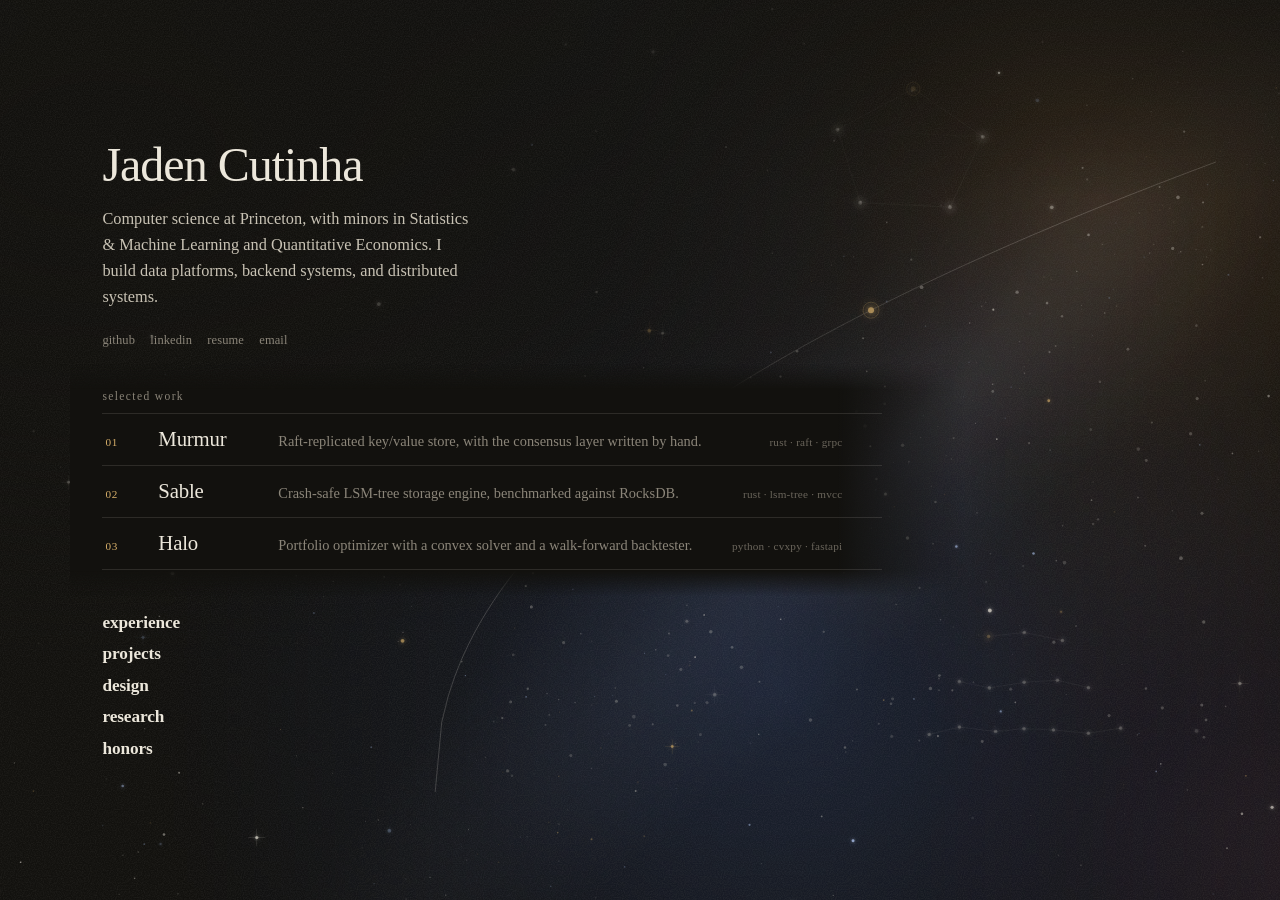
<file: index.html>
<!DOCTYPE html>
<html lang="en">
<head>
<meta charset="UTF-8" />
<meta name="viewport" content="width=device-width, initial-scale=1.0" />
<meta name="color-scheme" content="dark" />
<title>Jaden Cutinha | Princeton University</title>
<meta name="description" content="Jaden Cutinha is a Computer Science student at Princeton University with minors in Statistics & Machine Learning and Quantitative Economics. He builds data platforms, backend systems, and distributed systems." />
<link rel="icon" href="assets/favicon.svg" type="image/svg+xml" />
<meta property="og:type" content="website" />
<meta property="og:title" content="Jaden Cutinha | Princeton University" />
<meta property="og:description" content="Jaden Cutinha is a Computer Science student at Princeton University with minors in Statistics & Machine Learning and Quantitative Economics. He builds data platforms, backend systems, and distributed systems." />
<meta property="og:url" content="https://jadencutinha.github.io/" />
<meta property="og:image" content="https://jadencutinha.github.io/assets/images/og.png" />
<meta name="twitter:card" content="summary_large_image" />
<link rel="stylesheet" href="assets/css/editorial.css?v=8" />
</head>
<body>

<canvas id="bg" aria-hidden="true"></canvas>
<div id="veil" aria-hidden="true"></div>

<main class="home">
  <header class="identity">
    <h1>Jaden Cutinha</h1>
    <p class="intro">
      Computer science at Princeton, with minors in Statistics &amp; Machine Learning
      and Quantitative Economics. I build data platforms, backend systems, and
      distributed systems.
    </p>
    <nav class="links" aria-label="Profiles">
      <a href="https://github.com/jadencutinha" target="_blank" rel="noopener">github</a>
      <a href="https://linkedin.com/in/jaden-cutinha-505763243" target="_blank" rel="noopener">linkedin</a>
      <a href="Jaden_Cutinha_Resume.pdf" target="_blank" rel="noopener">resume</a>
      <a href="mailto:jc3311@princeton.edu">email</a>
    </nav>
  </header>

  <section class="featured" aria-label="Selected work">
    <p class="featured-label">selected work</p>
    <ul>
      <li><a href="projects.html#murmur">
        <span class="f-num">01</span>
        <span class="f-name">Murmur</span>
        <span class="f-desc">Raft-replicated key/value store, with the consensus layer written by hand.</span>
        <span class="f-tags">rust · raft · grpc</span>
        <span class="f-arrow" aria-hidden="true">→</span>
      </a></li>
      <li><a href="projects.html#sable">
        <span class="f-num">02</span>
        <span class="f-name">Sable</span>
        <span class="f-desc">Crash-safe LSM-tree storage engine, benchmarked against RocksDB.</span>
        <span class="f-tags">rust · lsm-tree · mvcc</span>
        <span class="f-arrow" aria-hidden="true">→</span>
      </a></li>
      <li><a href="projects.html#halo">
        <span class="f-num">03</span>
        <span class="f-name">Halo</span>
        <span class="f-desc">Portfolio optimizer with a convex solver and a walk-forward backtester.</span>
        <span class="f-tags">python · cvxpy · fastapi</span>
        <span class="f-arrow" aria-hidden="true">→</span>
      </a></li>
    </ul>
  </section>

  <nav class="menu" aria-label="Sections">
    <div class="folder">
      <button class="folder-trigger" type="button" aria-expanded="false">experience</button>
      <ul class="flyout">
        <li><a href="experience.html">Sage Investment Group<span class="sub">, Private Equity Intern</span></a></li>
        <li><a href="experience.html">SEO Tech Developer<span class="sub">, Backend Lead, Halo</span></a></li>
        <li><a href="experience.html">BioStrive<span class="sub">, Software Engineer</span></a></li>
        <li><a href="experience.html">Princeton AI Lab<span class="sub">, Research Analyst</span></a></li>
        <li><a href="experience.html">Andromeda Labs<span class="sub">, ML Engineer</span></a></li>
        <li><a href="experience.html">Cerebras<span class="sub">, AI Fellow</span></a></li>
      </ul>
    </div>

    <div class="folder">
      <button class="folder-trigger" type="button" aria-expanded="false">projects</button>
      <ul class="flyout">
        <li><a href="projects.html#murmur">Murmur<span class="sub">, Raft-replicated key/value store</span></a></li>
        <li><a href="projects.html#sable">Sable<span class="sub">, LSM-tree storage engine</span></a></li>
        <li><a href="projects.html#halo">Halo<span class="sub">, Markowitz portfolio optimizer</span></a></li>
        <li><a href="projects.html">All engineering work <span class="sub">→</span></a></li>
      </ul>
    </div>

    <div class="folder">
      <button class="folder-trigger" type="button" aria-expanded="false">design</button>
      <ul class="flyout">
        <li><a href="design.html#halo">Halo<span class="sub">, portfolio theory for people new to investing</span></a></li>
        <li><a href="design.html#provenance">Provenance<span class="sub">, an AI claims reviewer built around trust</span></a></li>
        <li><a href="design.html#tracker">Conversion Tracker<span class="sub">, a market census you can check</span></a></li>
        <li><a href="design.html#ai">Working with AI <span class="sub">→</span></a></li>
      </ul>
    </div>

    <div class="folder">
      <button class="folder-trigger" type="button" aria-expanded="false">research</button>
      <ul class="flyout">
        <li><a href="research.html#tot">Dissecting Tree of Thoughts<span class="sub">, ablation of ToT search, COS 484</span></a></li>
        <li><a href="research.html#sentiment">AI Sentiment &amp; Market Relevance<span class="sub">, LLM agreement as a market signal</span></a></li>
      </ul>
    </div>

    <div class="folder">
      <button class="folder-trigger" type="button" aria-expanded="false">honors</button>
      <ul class="flyout">
        <li><a href="honors.html">HackPrinceton Finalist<span class="sub">, Fintech Track</span></a></li>
        <li><a href="honors.html">Princeton COSCON<span class="sub">, Top-5 Finalist</span></a></li>
        <li><a href="honors.html">Cerebras AI Research Fellow</a></li>
        <li><a href="honors.html">All honors <span class="sub">→</span></a></li>
      </ul>
    </div>
  </nav>
</main>

<script src="assets/js/editorial.js?v=5"></script>
</body>
</html>
</file>
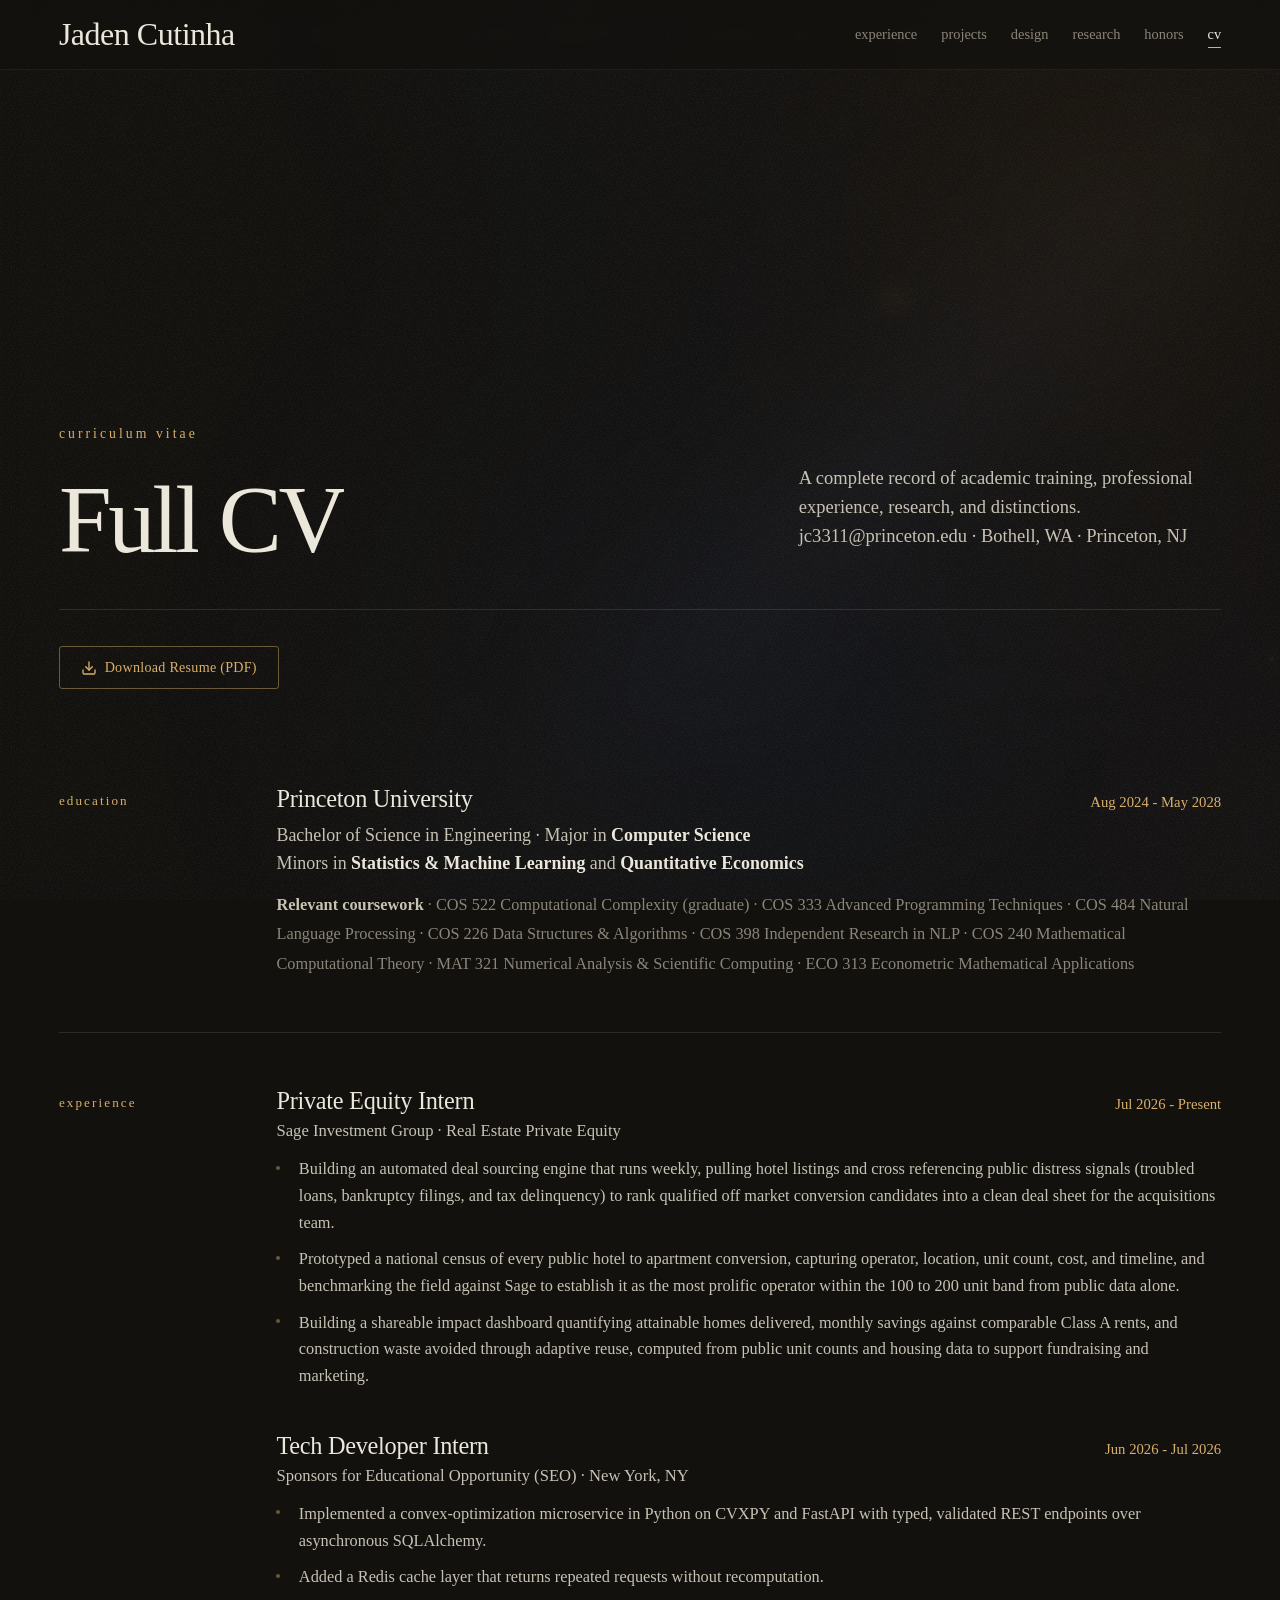
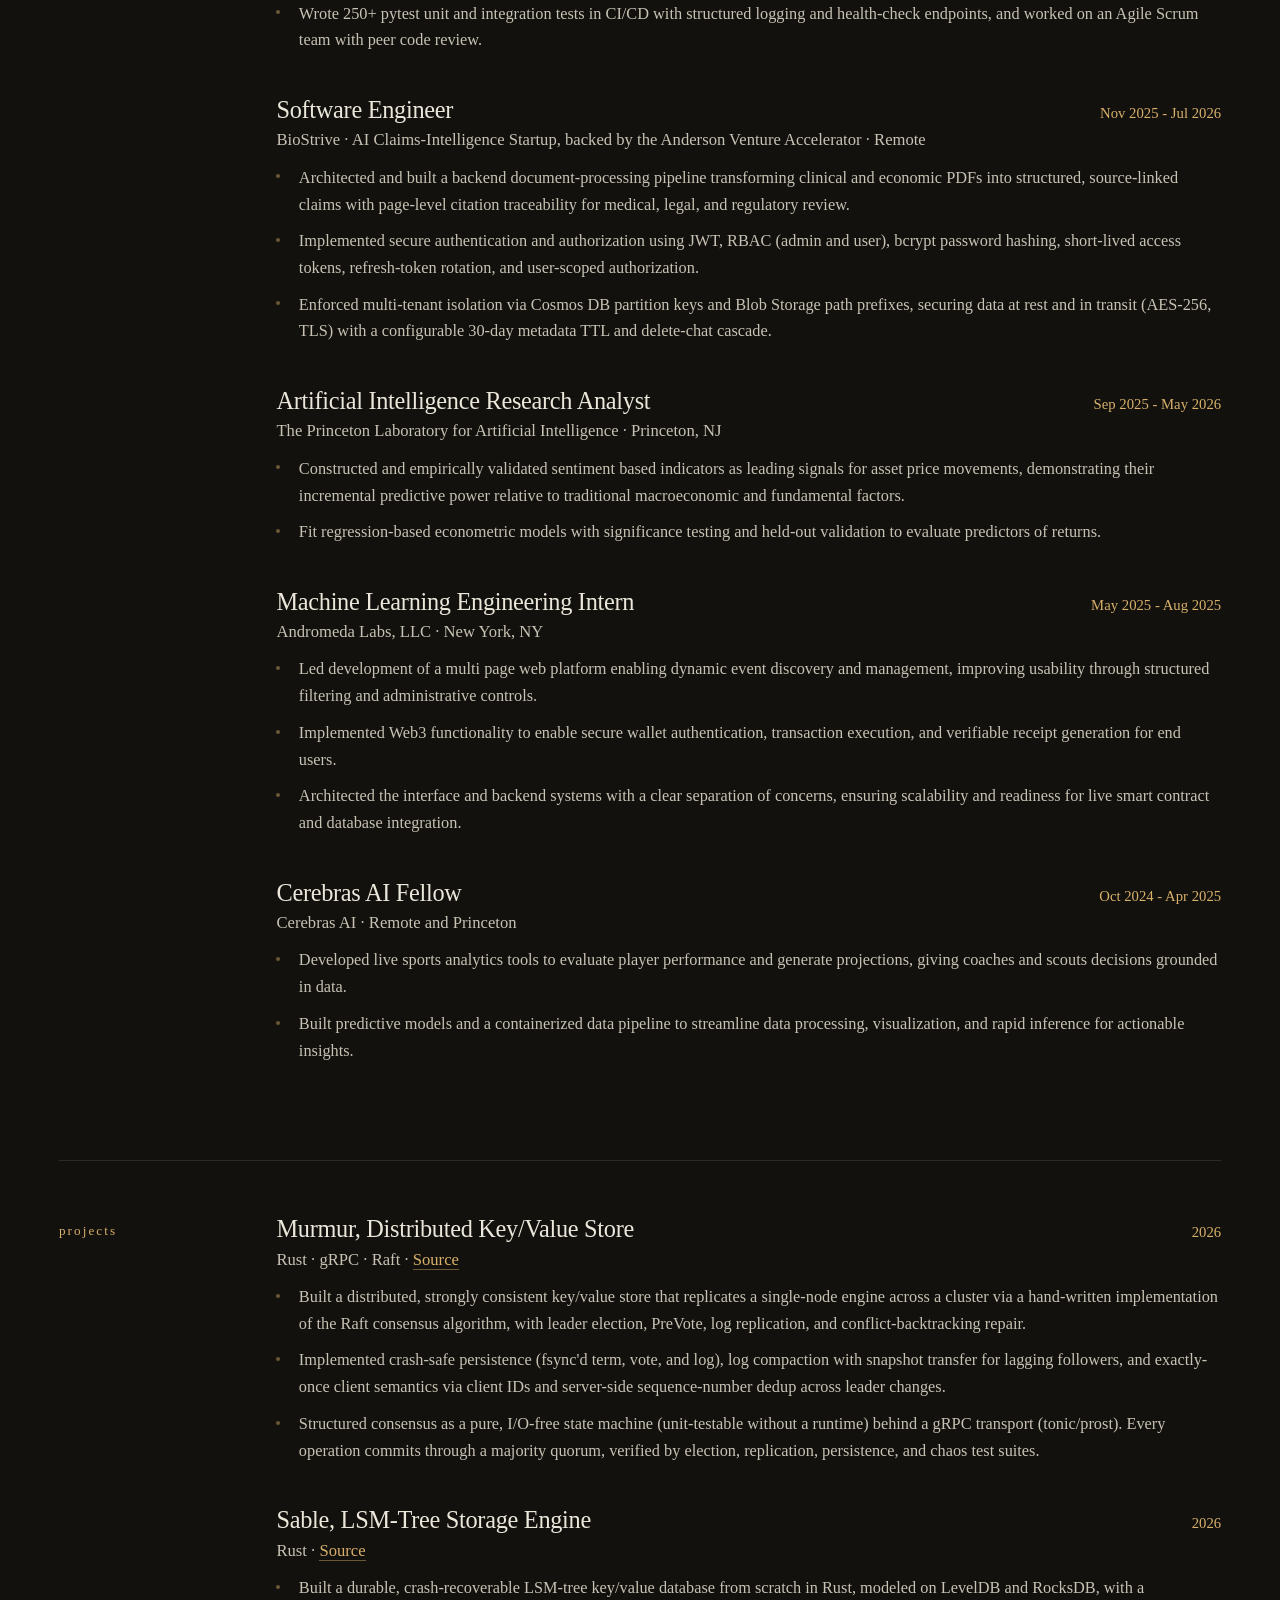
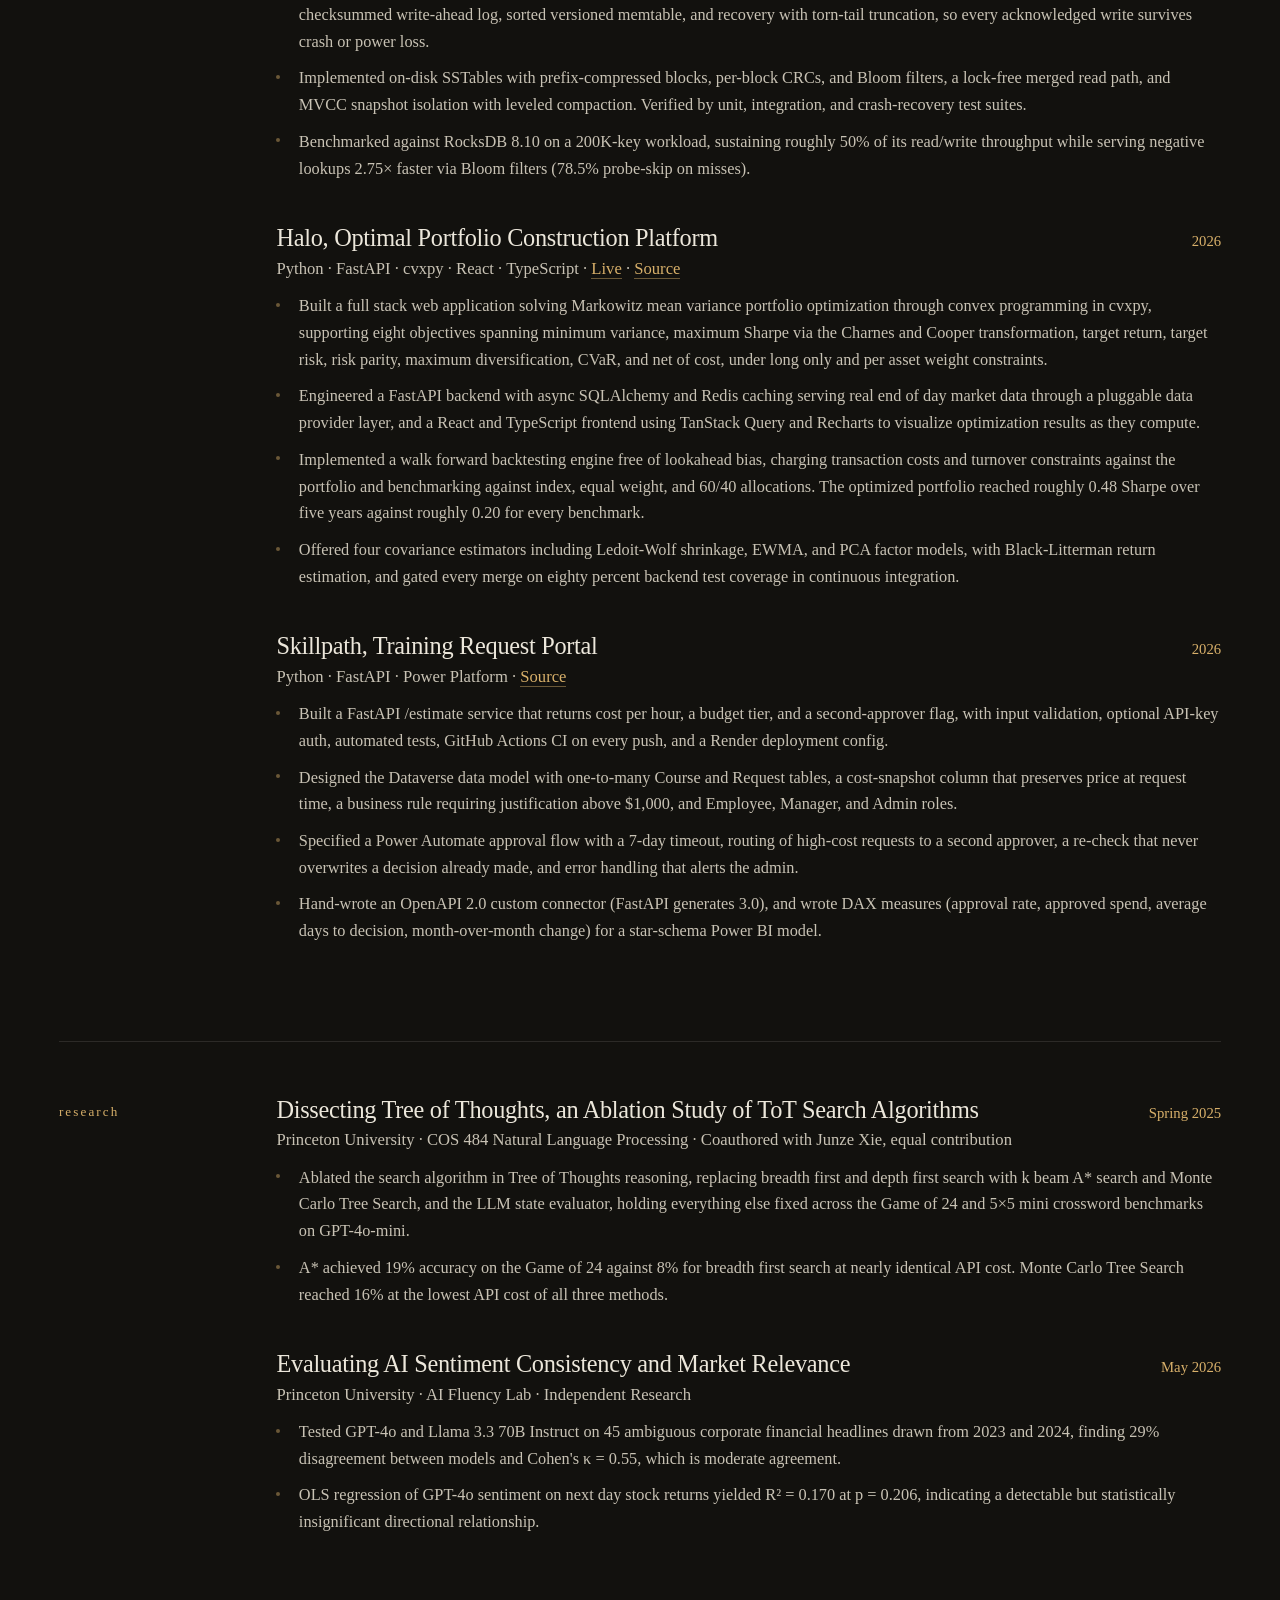
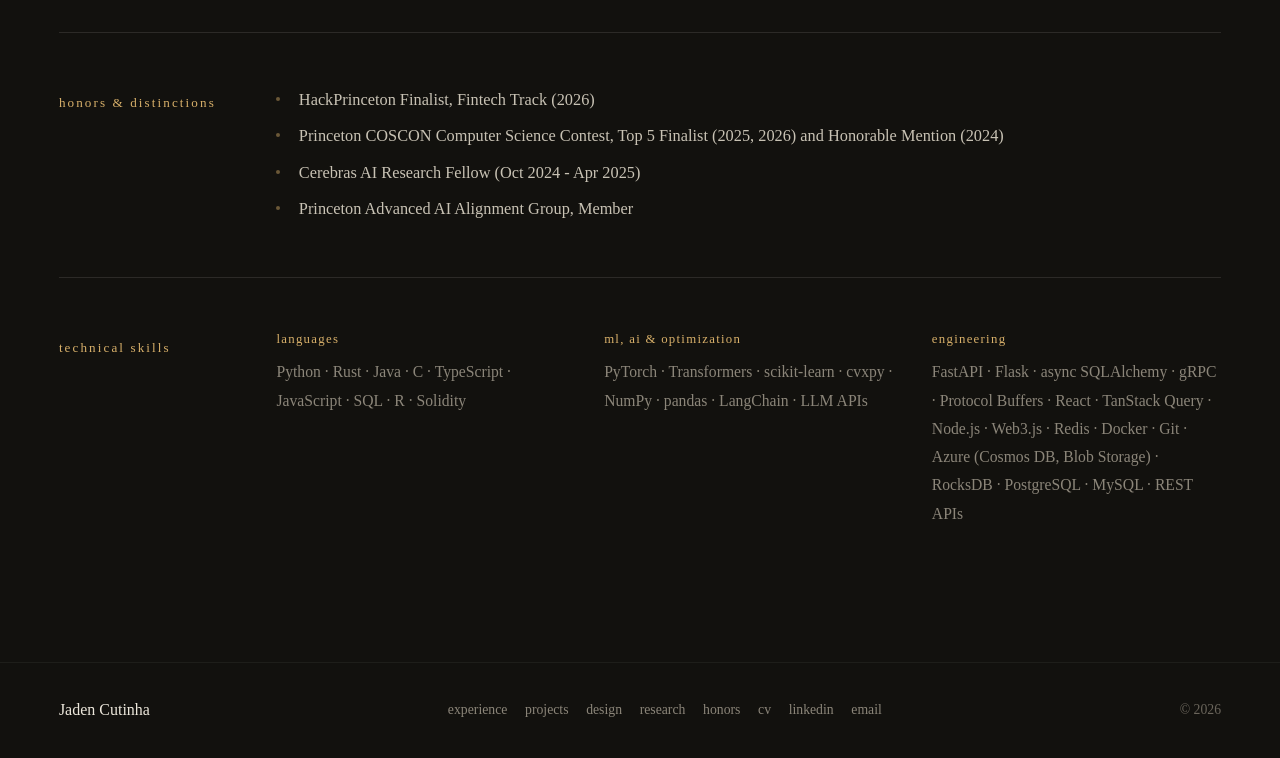
<file: cv.html>
<!DOCTYPE html>
<html lang="en">
<head>
<meta charset="UTF-8" />
<meta name="viewport" content="width=device-width, initial-scale=1.0" />
<meta name="color-scheme" content="dark" />
<title>CV | Jaden Cutinha</title>
<meta name="description" content="Full curriculum vitae of Jaden Cutinha, covering education, experience, projects, research, honors, and technical skills." />
<link rel="icon" href="assets/favicon.svg" type="image/svg+xml" />
<meta property="og:type" content="website" />
<meta property="og:title" content="CV | Jaden Cutinha" />
<meta property="og:description" content="Full curriculum vitae of Jaden Cutinha, covering education, experience, projects, research, honors, and technical skills." />
<meta property="og:url" content="https://jadencutinha.github.io/cv.html" />
<meta property="og:image" content="https://jadencutinha.github.io/assets/images/og.png" />
<meta name="twitter:card" content="summary_large_image" />
<link rel="stylesheet" href="assets/css/editorial.css?v=8" />
</head>
<body class="sub">

<canvas id="bg" aria-hidden="true"></canvas>
<div id="veil" aria-hidden="true"></div>

<header class="topnav">
  <a class="brand" href="index.html">Jaden Cutinha</a>
  <nav class="navlinks" aria-label="Sections">
    <a href="experience.html">experience</a>
    <a href="projects.html">projects</a>
    <a href="design.html">design</a>
    <a href="research.html">research</a>
    <a href="honors.html">honors</a>
    <a href="cv.html" class="current">cv</a>
  </nav>
</header>

<main class="page">
  <div class="page-head">
    <p class="eyebrow">curriculum vitae</p>
    <h1>Full CV</h1>
    <p class="lead">A complete record of academic training, professional experience, research, and distinctions. <br />jc3311@princeton.edu · Bothell, WA · Princeton, NJ</p>
  </div>

  <div class="cv-actions">
    <a href="Jaden_Cutinha_Resume.pdf" target="_blank" rel="noopener" class="btn btn-primary">
      <svg viewBox="0 0 24 24" fill="none" stroke="currentColor" stroke-width="2" stroke-linecap="round" stroke-linejoin="round"><path d="M21 15v4a2 2 0 01-2 2H5a2 2 0 01-2-2v-4"/><polyline points="7 10 12 15 17 10"/><line x1="12" y1="15" x2="12" y2="3"/></svg>
      Download Resume (PDF)
    </a>
  </div>

  <div class="cv-doc">

    <!-- Education -->
    <section class="cv-sec">
      <p class="label">education</p>
      <div class="cv-row">
        <p class="cv-role">Princeton University</p>
        <p class="cv-date">Aug 2024 - May 2028</p>
      </div>
      <p class="cv-edu-degree">
        Bachelor of Science in Engineering · Major in <b>Computer Science</b><br />
        Minors in <b>Statistics &amp; Machine Learning</b> and <b>Quantitative Economics</b>
      </p>
      <p class="cv-course">
        <b>Relevant coursework</b> ·
        COS 522 Computational Complexity (graduate) · COS 333 Advanced Programming Techniques ·
        COS 484 Natural Language Processing · COS 226 Data Structures &amp; Algorithms ·
        COS 398 Independent Research in NLP · COS 240 Mathematical Computational Theory ·
        MAT 321 Numerical Analysis &amp; Scientific Computing · ECO 313 Econometric Mathematical Applications
      </p>
    </section>

    <!-- Experience -->
    <section class="cv-sec">
      <p class="label">experience</p>

      <div class="cv-item">
        <div class="cv-row"><p class="cv-role">Private Equity Intern</p><p class="cv-date">Jul 2026 - Present</p></div>
        <p class="cv-org">Sage Investment Group · Real Estate Private Equity</p>
        <ul class="cv-bul">
          <li>Building an automated deal sourcing engine that runs weekly, pulling hotel listings and cross referencing public distress signals (troubled loans, bankruptcy filings, and tax delinquency) to rank qualified off market conversion candidates into a clean deal sheet for the acquisitions team.</li>
          <li>Prototyped a national census of every public hotel to apartment conversion, capturing operator, location, unit count, cost, and timeline, and benchmarking the field against Sage to establish it as the most prolific operator within the 100 to 200 unit band from public data alone.</li>
          <li>Building a shareable impact dashboard quantifying attainable homes delivered, monthly savings against comparable Class A rents, and construction waste avoided through adaptive reuse, computed from public unit counts and housing data to support fundraising and marketing.</li>
        </ul>
      </div>

      <div class="cv-item">
        <div class="cv-row"><p class="cv-role">Tech Developer Intern</p><p class="cv-date">Jun 2026 - Jul 2026</p></div>
        <p class="cv-org">Sponsors for Educational Opportunity (SEO) · New York, NY</p>
        <ul class="cv-bul">
          <li>Implemented a convex-optimization microservice in Python on CVXPY and FastAPI with typed, validated REST endpoints over asynchronous SQLAlchemy.</li>
          <li>Added a Redis cache layer that returns repeated requests without recomputation.</li>
          <li>Wrote 250+ pytest unit and integration tests in CI/CD with structured logging and health-check endpoints, and worked on an Agile Scrum team with peer code review.</li>
        </ul>
      </div>

      <div class="cv-item">
        <div class="cv-row"><p class="cv-role">Software Engineer</p><p class="cv-date">Nov 2025 - Jul 2026</p></div>
        <p class="cv-org">BioStrive · AI Claims-Intelligence Startup, backed by the Anderson Venture Accelerator · Remote</p>
        <ul class="cv-bul">
          <li>Architected and built a backend document-processing pipeline transforming clinical and economic PDFs into structured, source-linked claims with page-level citation traceability for medical, legal, and regulatory review.</li>
          <li>Implemented secure authentication and authorization using JWT, RBAC (admin and user), bcrypt password hashing, short-lived access tokens, refresh-token rotation, and user-scoped authorization.</li>
          <li>Enforced multi-tenant isolation via Cosmos DB partition keys and Blob Storage path prefixes, securing data at rest and in transit (AES-256, TLS) with a configurable 30-day metadata TTL and delete-chat cascade.</li>
        </ul>
      </div>

      <div class="cv-item">
        <div class="cv-row"><p class="cv-role">Artificial Intelligence Research Analyst</p><p class="cv-date">Sep 2025 - May 2026</p></div>
        <p class="cv-org">The Princeton Laboratory for Artificial Intelligence · Princeton, NJ</p>
        <ul class="cv-bul">
          <li>Constructed and empirically validated sentiment based indicators as leading signals for asset price movements, demonstrating their incremental predictive power relative to traditional macroeconomic and fundamental factors.</li>
          <li>Fit regression-based econometric models with significance testing and held-out validation to evaluate predictors of returns.</li>
        </ul>
      </div>

      <div class="cv-item">
        <div class="cv-row"><p class="cv-role">Machine Learning Engineering Intern</p><p class="cv-date">May 2025 - Aug 2025</p></div>
        <p class="cv-org">Andromeda Labs, LLC · New York, NY</p>
        <ul class="cv-bul">
          <li>Led development of a multi page web platform enabling dynamic event discovery and management, improving usability through structured filtering and administrative controls.</li>
          <li>Implemented Web3 functionality to enable secure wallet authentication, transaction execution, and verifiable receipt generation for end users.</li>
          <li>Architected the interface and backend systems with a clear separation of concerns, ensuring scalability and readiness for live smart contract and database integration.</li>
        </ul>
      </div>

      <div class="cv-item">
        <div class="cv-row"><p class="cv-role">Cerebras AI Fellow</p><p class="cv-date">Oct 2024 - Apr 2025</p></div>
        <p class="cv-org">Cerebras AI · Remote and Princeton</p>
        <ul class="cv-bul">
          <li>Developed live sports analytics tools to evaluate player performance and generate projections, giving coaches and scouts decisions grounded in data.</li>
          <li>Built predictive models and a containerized data pipeline to streamline data processing, visualization, and rapid inference for actionable insights.</li>
        </ul>
      </div>
    </section>

    <!-- Projects -->
    <section class="cv-sec">
      <p class="label">projects</p>

      <div class="cv-item">
        <div class="cv-row"><p class="cv-role">Murmur, Distributed Key/Value Store</p><p class="cv-date">2026</p></div>
        <p class="cv-org">Rust · gRPC · Raft · <a href="https://github.com/jadencutinha/murmur" target="_blank" rel="noopener">Source</a></p>
        <ul class="cv-bul">
          <li>Built a distributed, strongly consistent key/value store that replicates a single-node engine across a cluster via a hand-written implementation of the Raft consensus algorithm, with leader election, PreVote, log replication, and conflict-backtracking repair.</li>
          <li>Implemented crash-safe persistence (fsync'd term, vote, and log), log compaction with snapshot transfer for lagging followers, and exactly-once client semantics via client IDs and server-side sequence-number dedup across leader changes.</li>
          <li>Structured consensus as a pure, I/O-free state machine (unit-testable without a runtime) behind a gRPC transport (tonic/prost). Every operation commits through a majority quorum, verified by election, replication, persistence, and chaos test suites.</li>
        </ul>
      </div>

      <div class="cv-item">
        <div class="cv-row"><p class="cv-role">Sable, LSM-Tree Storage Engine</p><p class="cv-date">2026</p></div>
        <p class="cv-org">Rust · <a href="https://github.com/jadencutinha/sable" target="_blank" rel="noopener">Source</a></p>
        <ul class="cv-bul">
          <li>Built a durable, crash-recoverable LSM-tree key/value database from scratch in Rust, modeled on LevelDB and RocksDB, with a checksummed write-ahead log, sorted versioned memtable, and recovery with torn-tail truncation, so every acknowledged write survives crash or power loss.</li>
          <li>Implemented on-disk SSTables with prefix-compressed blocks, per-block CRCs, and Bloom filters, a lock-free merged read path, and MVCC snapshot isolation with leveled compaction. Verified by unit, integration, and crash-recovery test suites.</li>
          <li>Benchmarked against RocksDB 8.10 on a 200K-key workload, sustaining roughly 50% of its read/write throughput while serving negative lookups 2.75× faster via Bloom filters (78.5% probe-skip on misses).</li>
        </ul>
      </div>

      <div class="cv-item">
        <div class="cv-row"><p class="cv-role">Halo, Optimal Portfolio Construction Platform</p><p class="cv-date">2026</p></div>
        <p class="cv-org">Python · FastAPI · cvxpy · React · TypeScript · <a href="https://optimal-portfolio-nine.vercel.app/" target="_blank" rel="noopener">Live</a> · <a href="https://github.com/jadencutinha/optimal-portfolio" target="_blank" rel="noopener">Source</a></p>
        <ul class="cv-bul">
          <li>Built a full stack web application solving Markowitz mean variance portfolio optimization through convex programming in cvxpy, supporting eight objectives spanning minimum variance, maximum Sharpe via the Charnes and Cooper transformation, target return, target risk, risk parity, maximum diversification, CVaR, and net of cost, under long only and per asset weight constraints.</li>
          <li>Engineered a FastAPI backend with async SQLAlchemy and Redis caching serving real end of day market data through a pluggable data provider layer, and a React and TypeScript frontend using TanStack Query and Recharts to visualize optimization results as they compute.</li>
          <li>Implemented a walk forward backtesting engine free of lookahead bias, charging transaction costs and turnover constraints against the portfolio and benchmarking against index, equal weight, and 60/40 allocations. The optimized portfolio reached roughly 0.48 Sharpe over five years against roughly 0.20 for every benchmark.</li>
          <li>Offered four covariance estimators including Ledoit-Wolf shrinkage, EWMA, and PCA factor models, with Black-Litterman return estimation, and gated every merge on eighty percent backend test coverage in continuous integration.</li>
        </ul>
      </div>

      <div class="cv-item">
        <div class="cv-row"><p class="cv-role">Skillpath, Training Request Portal</p><p class="cv-date">2026</p></div>
        <p class="cv-org">Python · FastAPI · Power Platform · <a href="https://github.com/jadencutinha/skillpath" target="_blank" rel="noopener">Source</a></p>
        <ul class="cv-bul">
          <li>Built a FastAPI /estimate service that returns cost per hour, a budget tier, and a second-approver flag, with input validation, optional API-key auth, automated tests, GitHub Actions CI on every push, and a Render deployment config.</li>
          <li>Designed the Dataverse data model with one-to-many Course and Request tables, a cost-snapshot column that preserves price at request time, a business rule requiring justification above $1,000, and Employee, Manager, and Admin roles.</li>
          <li>Specified a Power Automate approval flow with a 7-day timeout, routing of high-cost requests to a second approver, a re-check that never overwrites a decision already made, and error handling that alerts the admin.</li>
          <li>Hand-wrote an OpenAPI 2.0 custom connector (FastAPI generates 3.0), and wrote DAX measures (approval rate, approved spend, average days to decision, month-over-month change) for a star-schema Power BI model.</li>
        </ul>
      </div>
    </section>

    <!-- Research -->
    <section class="cv-sec">
      <p class="label">research</p>

      <div class="cv-item">
        <div class="cv-row"><p class="cv-role">Dissecting Tree of Thoughts, an Ablation Study of ToT Search Algorithms</p><p class="cv-date">Spring 2025</p></div>
        <p class="cv-org">Princeton University · COS 484 Natural Language Processing · Coauthored with Junze Xie, equal contribution</p>
        <ul class="cv-bul">
          <li>Ablated the search algorithm in Tree of Thoughts reasoning, replacing breadth first and depth first search with k beam A* search and Monte Carlo Tree Search, and the LLM state evaluator, holding everything else fixed across the Game of 24 and 5×5 mini crossword benchmarks on GPT-4o-mini.</li>
          <li>A* achieved 19% accuracy on the Game of 24 against 8% for breadth first search at nearly identical API cost. Monte Carlo Tree Search reached 16% at the lowest API cost of all three methods.</li>
        </ul>
      </div>

      <div class="cv-item">
        <div class="cv-row"><p class="cv-role">Evaluating AI Sentiment Consistency and Market Relevance</p><p class="cv-date">May 2026</p></div>
        <p class="cv-org">Princeton University · AI Fluency Lab · Independent Research</p>
        <ul class="cv-bul">
          <li>Tested GPT-4o and Llama 3.3 70B Instruct on 45 ambiguous corporate financial headlines drawn from 2023 and 2024, finding 29% disagreement between models and Cohen's κ = 0.55, which is moderate agreement.</li>
          <li>OLS regression of GPT-4o sentiment on next day stock returns yielded R² = 0.170 at p = 0.206, indicating a detectable but statistically insignificant directional relationship.</li>
        </ul>
      </div>
    </section>

    <!-- Honors -->
    <section class="cv-sec">
      <p class="label">honors &amp; distinctions</p>
      <ul class="cv-bul">
        <li>HackPrinceton Finalist, Fintech Track (2026)</li>
        <li>Princeton COSCON Computer Science Contest, Top 5 Finalist (2025, 2026) and Honorable Mention (2024)</li>
        <li>Cerebras AI Research Fellow (Oct 2024 - Apr 2025)</li>
        <li>Princeton Advanced AI Alignment Group, Member</li>
      </ul>
    </section>

    <!-- Skills -->
    <section class="cv-sec">
      <p class="label">technical skills</p>
      <div class="cv-skills">
        <div>
          <p class="sk-label">languages</p>
          <p class="sk-list">Python · Rust · Java · C · TypeScript · JavaScript · SQL · R · Solidity</p>
        </div>
        <div>
          <p class="sk-label">ml, ai &amp; optimization</p>
          <p class="sk-list">PyTorch · Transformers · scikit-learn · cvxpy · NumPy · pandas · LangChain · LLM APIs</p>
        </div>
        <div>
          <p class="sk-label">engineering</p>
          <p class="sk-list">FastAPI · Flask · async SQLAlchemy · gRPC · Protocol Buffers · React · TanStack Query · Node.js · Web3.js · Redis · Docker · Git · Azure (Cosmos DB, Blob Storage) · RocksDB · PostgreSQL · MySQL · REST APIs</p>
        </div>
      </div>
    </section>

  </div>
</main>

<footer class="foot">
  <span class="foot-name">Jaden Cutinha</span>
  <nav class="foot-links">
    <a href="experience.html">experience</a>
    <a href="projects.html">projects</a>
    <a href="design.html">design</a>
    <a href="research.html">research</a>
    <a href="honors.html">honors</a>
    <a href="cv.html">cv</a>
    <a href="https://linkedin.com/in/jaden-cutinha-505763243" target="_blank" rel="noopener">linkedin</a>
    <a href="mailto:jc3311@princeton.edu">email</a>
  </nav>
  <span class="foot-copy">© 2026</span>
</footer>

<script src="assets/js/editorial.js?v=5"></script>
</body>
</html>
</file>
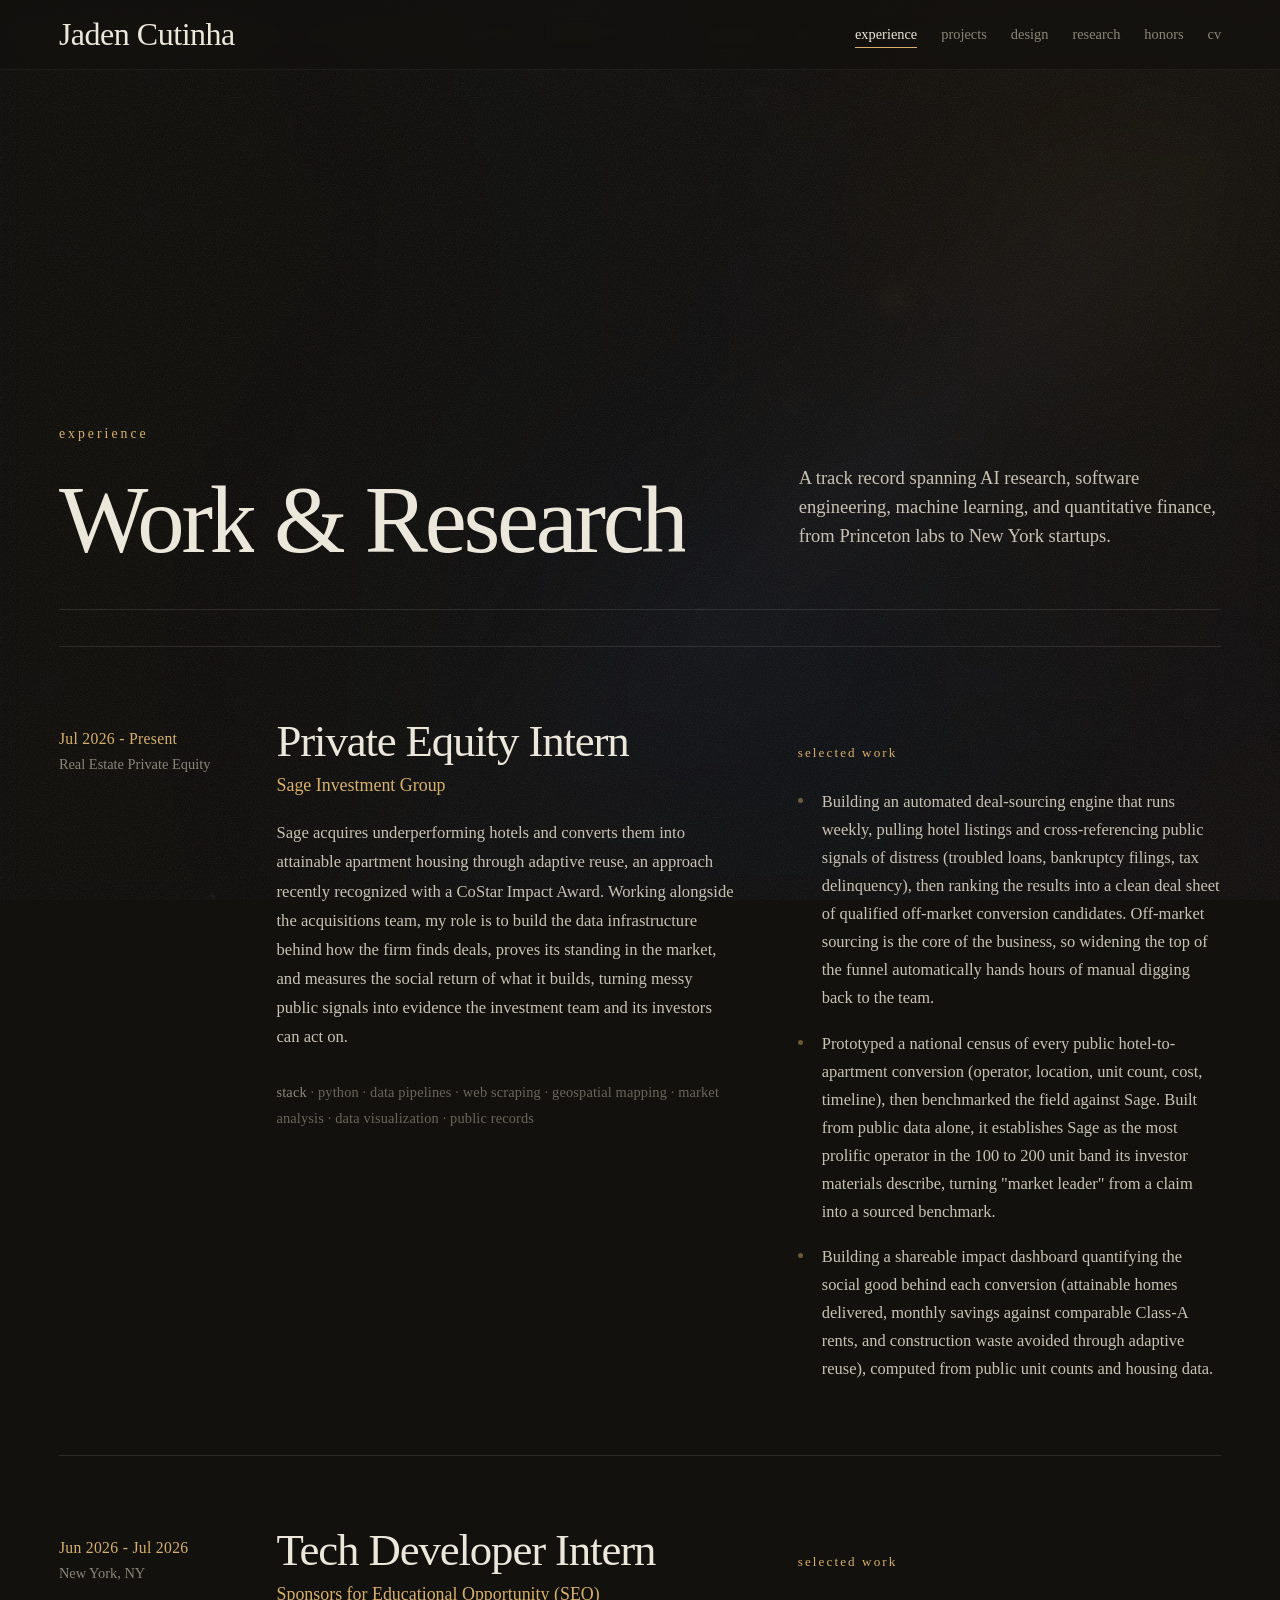
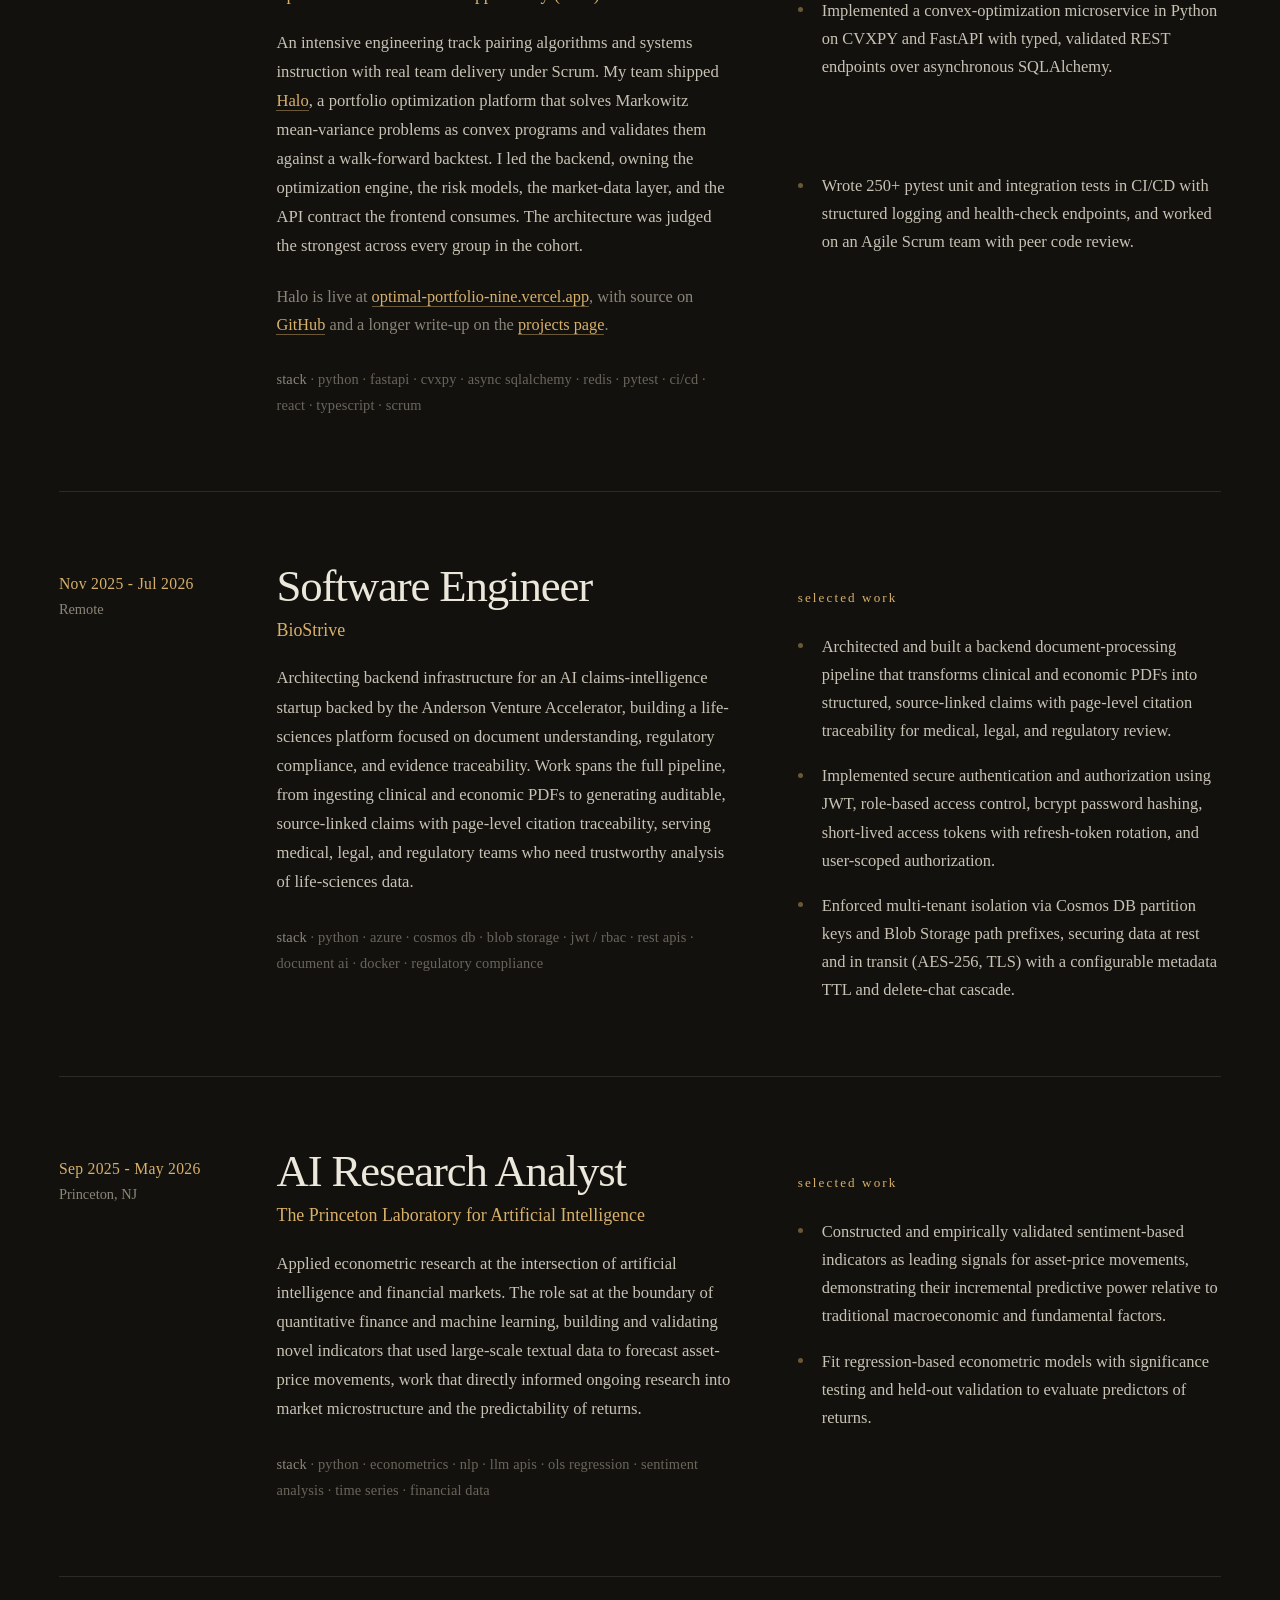
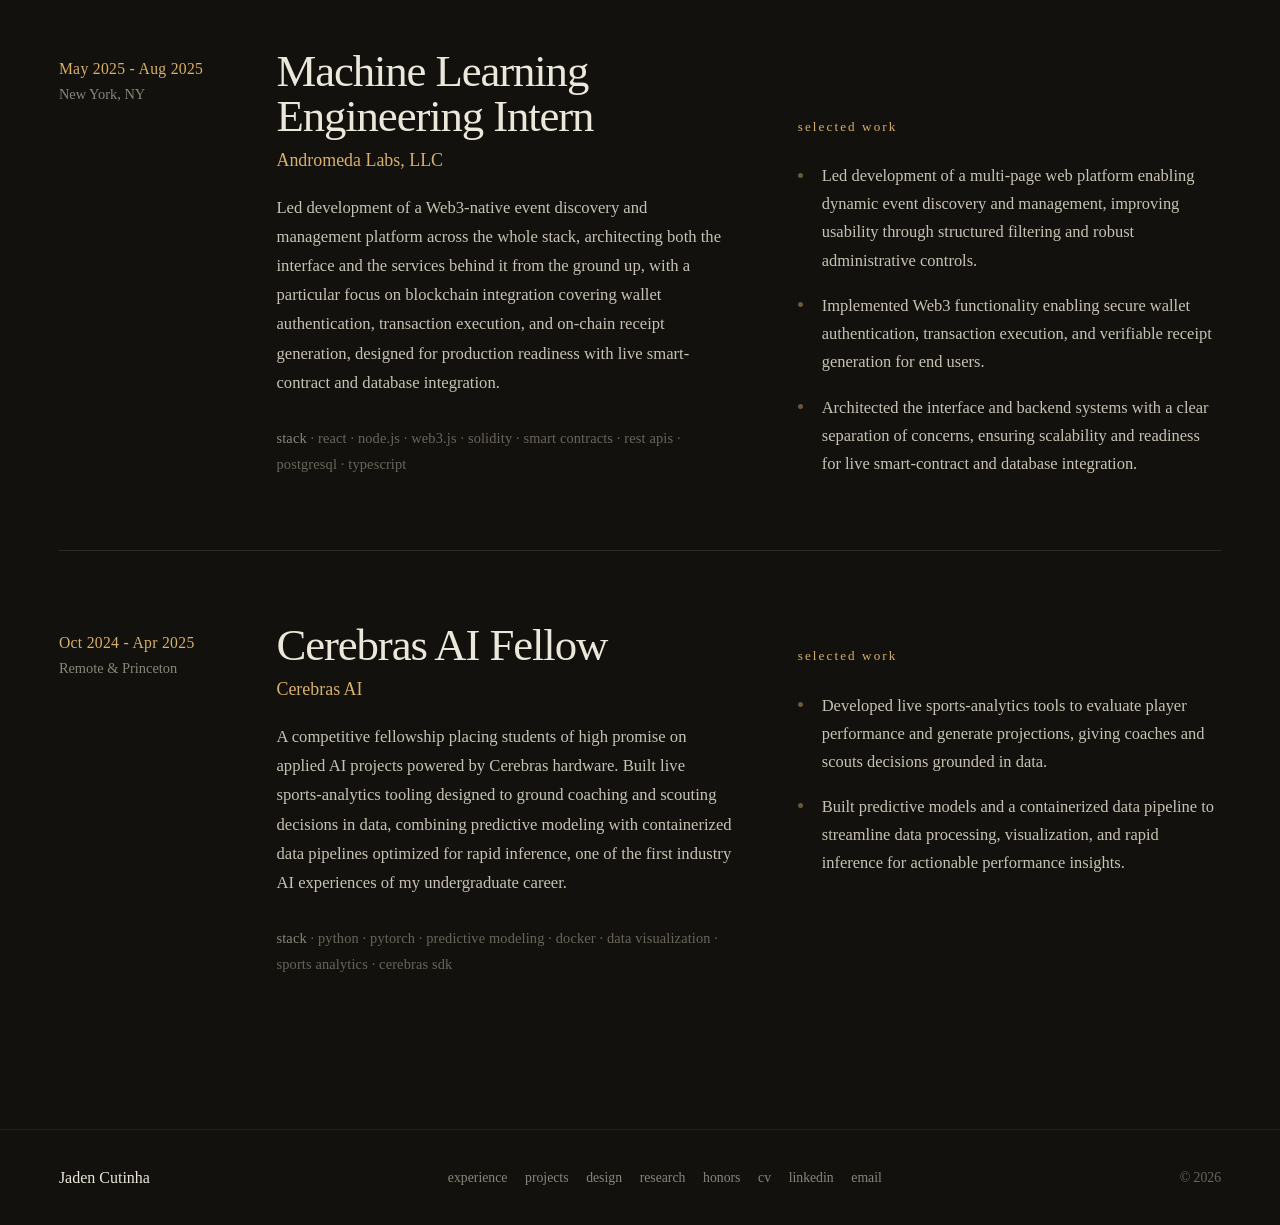
<file: experience.html>
<!DOCTYPE html>
<html lang="en">
<head>
<meta charset="UTF-8" />
<meta name="viewport" content="width=device-width, initial-scale=1.0" />
<meta name="color-scheme" content="dark" />
<title>Experience | Jaden Cutinha</title>
<meta name="description" content="Professional experience of Jaden Cutinha across AI research, software engineering, machine learning, and quantitative finance." />
<link rel="icon" href="assets/favicon.svg" type="image/svg+xml" />
<meta property="og:type" content="website" />
<meta property="og:title" content="Experience | Jaden Cutinha" />
<meta property="og:description" content="Professional experience of Jaden Cutinha across AI research, software engineering, machine learning, and quantitative finance." />
<meta property="og:url" content="https://jadencutinha.github.io/experience.html" />
<meta property="og:image" content="https://jadencutinha.github.io/assets/images/og.png" />
<meta name="twitter:card" content="summary_large_image" />
<link rel="stylesheet" href="assets/css/editorial.css?v=8" />
</head>
<body class="sub">

<canvas id="bg" aria-hidden="true"></canvas>
<div id="veil" aria-hidden="true"></div>

<header class="topnav">
  <a class="brand" href="index.html">Jaden Cutinha</a>
  <nav class="navlinks" aria-label="Sections">
    <a href="experience.html" class="current">experience</a>
    <a href="projects.html">projects</a>
    <a href="design.html">design</a>
    <a href="research.html">research</a>
    <a href="honors.html">honors</a>
    <a href="cv.html">cv</a>
  </nav>
</header>

<main class="page">
  <div class="page-head">
    <p class="eyebrow">experience</p>
    <h1>Work &amp; Research</h1>
    <p class="lead">A track record spanning AI research, software engineering, machine learning, and quantitative finance, from Princeton labs to New York startups.</p>
  </div>

  <div class="exp-list">

    <!-- Sage -->
    <article class="exp">
      <div class="exp-meta">
        <p class="exp-period">Jul 2026 - Present</p>
        <p class="exp-loc">Real Estate Private Equity</p>
      </div>
      <div class="exp-body">
        <h2 class="exp-role">Private Equity Intern</h2>
        <p class="exp-company">Sage Investment Group</p>
        <p class="exp-desc">
          Sage acquires underperforming hotels and converts them into attainable apartment housing through adaptive
          reuse, an approach recently recognized with a CoStar Impact Award. Working alongside the acquisitions team,
          my role is to build the data infrastructure behind how the firm finds deals, proves its standing in the
          market, and measures the social return of what it builds, turning messy public signals into evidence the
          investment team and its investors can act on.
        </p>
        <p class="exp-label">selected work</p>
        <ul class="exp-points">
          <li>Building an automated deal-sourcing engine that runs weekly, pulling hotel listings and cross-referencing public signals of distress (troubled loans, bankruptcy filings, tax delinquency), then ranking the results into a clean deal sheet of qualified off-market conversion candidates. Off-market sourcing is the core of the business, so widening the top of the funnel automatically hands hours of manual digging back to the team.</li>
          <li>Prototyped a national census of every public hotel-to-apartment conversion (operator, location, unit count, cost, timeline), then benchmarked the field against Sage. Built from public data alone, it establishes Sage as the most prolific operator in the 100 to 200 unit band its investor materials describe, turning "market leader" from a claim into a sourced benchmark.</li>
          <li>Building a shareable impact dashboard quantifying the social good behind each conversion (attainable homes delivered, monthly savings against comparable Class-A rents, and construction waste avoided through adaptive reuse), computed from public unit counts and housing data.</li>
        </ul>
        <p class="exp-stack"><b>stack</b> · python · data pipelines · web scraping · geospatial mapping · market analysis · data visualization · public records</p>
      </div>
    </article>

    <!-- SEO -->
    <article class="exp">
      <div class="exp-meta">
        <p class="exp-period">Jun 2026 - Jul 2026</p>
        <p class="exp-loc">New York, NY</p>
      </div>
      <div class="exp-body">
        <h2 class="exp-role">Tech Developer Intern</h2>
        <p class="exp-company">Sponsors for Educational Opportunity (SEO)</p>
        <p class="exp-desc">
          An intensive engineering track pairing algorithms and systems instruction with real team delivery under
          Scrum. My team shipped <a href="projects.html#halo">Halo</a>, a portfolio
          optimization platform that solves Markowitz mean-variance problems as convex programs and validates them
          against a walk-forward backtest. I led the backend, owning the optimization engine, the risk models, the
          market-data layer, and the API contract the frontend consumes. The architecture was judged the strongest
          across every group in the cohort.
        </p>
        <p class="exp-label">selected work</p>
        <ul class="exp-points">
          <li>Implemented a convex-optimization microservice in Python on CVXPY and FastAPI with typed, validated REST endpoints over asynchronous SQLAlchemy.</li>
          <li>Added a Redis cache layer that returns repeated requests without recomputation.</li>
          <li>Wrote 250+ pytest unit and integration tests in CI/CD with structured logging and health-check endpoints, and worked on an Agile Scrum team with peer code review.</li>
        </ul>
        <p class="exp-featured">
          Halo is live at <a href="https://optimal-portfolio-nine.vercel.app/" target="_blank" rel="noopener">optimal-portfolio-nine.vercel.app</a>,
          with source on <a href="https://github.com/jadencutinha/optimal-portfolio" target="_blank" rel="noopener">GitHub</a>
          and a longer write-up on the <a href="projects.html#halo">projects page</a>.
        </p>
        <p class="exp-stack"><b>stack</b> · python · fastapi · cvxpy · async sqlalchemy · redis · pytest · ci/cd · react · typescript · scrum</p>
      </div>
    </article>

    <!-- BioStrive -->
    <article class="exp">
      <div class="exp-meta">
        <p class="exp-period">Nov 2025 - Jul 2026</p>
        <p class="exp-loc">Remote</p>
      </div>
      <div class="exp-body">
        <h2 class="exp-role">Software Engineer</h2>
        <p class="exp-company">BioStrive</p>
        <p class="exp-desc">
          Architecting backend infrastructure for an AI claims-intelligence startup backed by the Anderson Venture
          Accelerator, building a life-sciences platform focused on document understanding, regulatory compliance,
          and evidence traceability. Work spans the full pipeline, from ingesting clinical and economic PDFs to
          generating auditable, source-linked claims with page-level citation traceability, serving medical, legal,
          and regulatory teams who need trustworthy analysis of life-sciences data.
        </p>
        <p class="exp-label">selected work</p>
        <ul class="exp-points">
          <li>Architected and built a backend document-processing pipeline that transforms clinical and economic PDFs into structured, source-linked claims with page-level citation traceability for medical, legal, and regulatory review.</li>
          <li>Implemented secure authentication and authorization using JWT, role-based access control, bcrypt password hashing, short-lived access tokens with refresh-token rotation, and user-scoped authorization.</li>
          <li>Enforced multi-tenant isolation via Cosmos DB partition keys and Blob Storage path prefixes, securing data at rest and in transit (AES-256, TLS) with a configurable metadata TTL and delete-chat cascade.</li>
        </ul>
        <p class="exp-stack"><b>stack</b> · python · azure · cosmos db · blob storage · jwt / rbac · rest apis · document ai · docker · regulatory compliance</p>
      </div>
    </article>

    <!-- Princeton AI Lab -->
    <article class="exp">
      <div class="exp-meta">
        <p class="exp-period">Sep 2025 - May 2026</p>
        <p class="exp-loc">Princeton, NJ</p>
      </div>
      <div class="exp-body">
        <h2 class="exp-role">AI Research Analyst</h2>
        <p class="exp-company">The Princeton Laboratory for Artificial Intelligence</p>
        <p class="exp-desc">
          Applied econometric research at the intersection of artificial intelligence and financial markets. The role
          sat at the boundary of quantitative finance and machine learning, building and validating novel indicators
          that used large-scale textual data to forecast asset-price movements, work that directly informed ongoing
          research into market microstructure and the predictability of returns.
        </p>
        <p class="exp-label">selected work</p>
        <ul class="exp-points">
          <li>Constructed and empirically validated sentiment-based indicators as leading signals for asset-price movements, demonstrating their incremental predictive power relative to traditional macroeconomic and fundamental factors.</li>
          <li>Fit regression-based econometric models with significance testing and held-out validation to evaluate predictors of returns.</li>
        </ul>
        <p class="exp-stack"><b>stack</b> · python · econometrics · nlp · llm apis · ols regression · sentiment analysis · time series · financial data</p>
      </div>
    </article>

    <!-- Andromeda -->
    <article class="exp">
      <div class="exp-meta">
        <p class="exp-period">May 2025 - Aug 2025</p>
        <p class="exp-loc">New York, NY</p>
      </div>
      <div class="exp-body">
        <h2 class="exp-role">Machine Learning Engineering Intern</h2>
        <p class="exp-company">Andromeda Labs, LLC</p>
        <p class="exp-desc">
          Led development of a Web3-native event discovery and management platform across the whole stack, architecting
          both the interface and the services behind it from the ground up, with a particular focus on blockchain
          integration covering wallet authentication, transaction execution, and on-chain receipt generation, designed for
          production readiness with live smart-contract and database integration.
        </p>
        <p class="exp-label">selected work</p>
        <ul class="exp-points">
          <li>Led development of a multi-page web platform enabling dynamic event discovery and management, improving usability through structured filtering and robust administrative controls.</li>
          <li>Implemented Web3 functionality enabling secure wallet authentication, transaction execution, and verifiable receipt generation for end users.</li>
          <li>Architected the interface and backend systems with a clear separation of concerns, ensuring scalability and readiness for live smart-contract and database integration.</li>
        </ul>
        <p class="exp-stack"><b>stack</b> · react · node.js · web3.js · solidity · smart contracts · rest apis · postgresql · typescript</p>
      </div>
    </article>

    <!-- Cerebras -->
    <article class="exp">
      <div class="exp-meta">
        <p class="exp-period">Oct 2024 - Apr 2025</p>
        <p class="exp-loc">Remote &amp; Princeton</p>
      </div>
      <div class="exp-body">
        <h2 class="exp-role">Cerebras AI Fellow</h2>
        <p class="exp-company">Cerebras AI</p>
        <p class="exp-desc">
          A competitive fellowship placing students of high promise on applied AI projects powered by Cerebras
          hardware. Built live sports-analytics tooling designed to ground coaching and scouting decisions in data,
          combining predictive modeling with containerized data pipelines optimized for rapid inference, one of the
          first industry AI experiences of my undergraduate career.
        </p>
        <p class="exp-label">selected work</p>
        <ul class="exp-points">
          <li>Developed live sports-analytics tools to evaluate player performance and generate projections, giving coaches and scouts decisions grounded in data.</li>
          <li>Built predictive models and a containerized data pipeline to streamline data processing, visualization, and rapid inference for actionable performance insights.</li>
        </ul>
        <p class="exp-stack"><b>stack</b> · python · pytorch · predictive modeling · docker · data visualization · sports analytics · cerebras sdk</p>
      </div>
    </article>

  </div>
</main>

<footer class="foot">
  <span class="foot-name">Jaden Cutinha</span>
  <nav class="foot-links">
    <a href="experience.html">experience</a>
    <a href="projects.html">projects</a>
    <a href="design.html">design</a>
    <a href="research.html">research</a>
    <a href="honors.html">honors</a>
    <a href="cv.html">cv</a>
    <a href="https://linkedin.com/in/jaden-cutinha-505763243" target="_blank" rel="noopener">linkedin</a>
    <a href="mailto:jc3311@princeton.edu">email</a>
  </nav>
  <span class="foot-copy">© 2026</span>
</footer>

<script src="assets/js/editorial.js?v=5"></script>
</body>
</html>
</file>
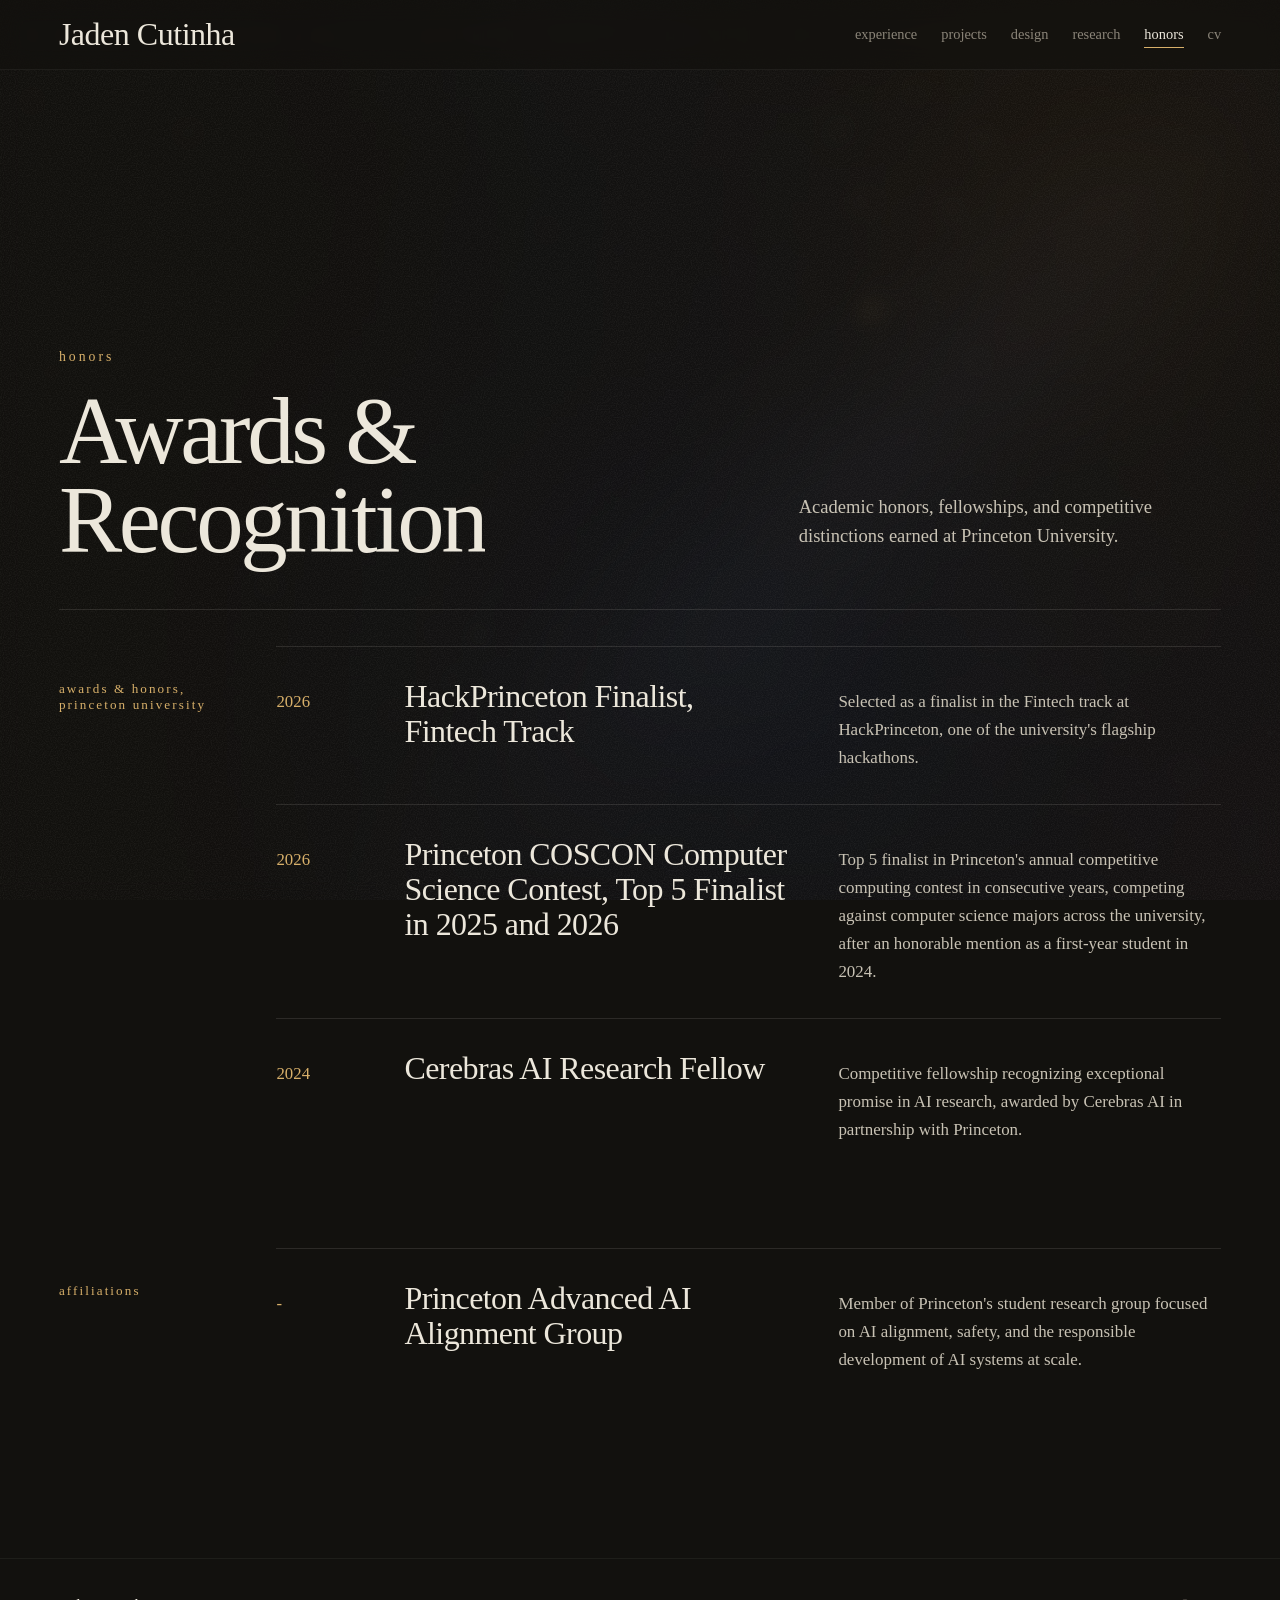
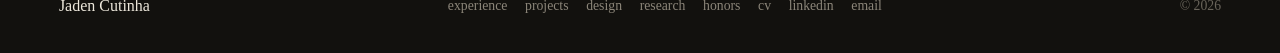
<file: honors.html>
<!DOCTYPE html>
<html lang="en">
<head>
<meta charset="UTF-8" />
<meta name="viewport" content="width=device-width, initial-scale=1.0" />
<meta name="color-scheme" content="dark" />
<title>Honors &amp; Awards | Jaden Cutinha</title>
<meta name="description" content="Academic honors, fellowships, and competitive distinctions earned by Jaden Cutinha at Princeton University." />
<link rel="icon" href="assets/favicon.svg" type="image/svg+xml" />
<meta property="og:type" content="website" />
<meta property="og:title" content="Honors &amp; Awards | Jaden Cutinha" />
<meta property="og:description" content="Academic honors, fellowships, and competitive distinctions earned by Jaden Cutinha at Princeton University." />
<meta property="og:url" content="https://jadencutinha.github.io/honors.html" />
<meta property="og:image" content="https://jadencutinha.github.io/assets/images/og.png" />
<meta name="twitter:card" content="summary_large_image" />
<link rel="stylesheet" href="assets/css/editorial.css?v=8" />
</head>
<body class="sub">

<canvas id="bg" aria-hidden="true"></canvas>
<div id="veil" aria-hidden="true"></div>

<header class="topnav">
  <a class="brand" href="index.html">Jaden Cutinha</a>
  <nav class="navlinks" aria-label="Sections">
    <a href="experience.html">experience</a>
    <a href="projects.html">projects</a>
    <a href="design.html">design</a>
    <a href="research.html">research</a>
    <a href="honors.html" class="current">honors</a>
    <a href="cv.html">cv</a>
  </nav>
</header>

<main class="page">
  <div class="page-head">
    <p class="eyebrow">honors</p>
    <h1>Awards &amp; Recognition</h1>
    <p class="lead">Academic honors, fellowships, and competitive distinctions earned at Princeton University.</p>
  </div>

  <div class="doc">

    <div class="honors-group">
      <p class="label">awards &amp; honors, Princeton University</p>

      <div class="honor">
        <span class="honor-year">2026</span>
        <div>
          <p class="honor-title">HackPrinceton Finalist, Fintech Track</p>
          <p class="honor-note">Selected as a finalist in the Fintech track at HackPrinceton, one of the university's flagship hackathons.</p>
        </div>
      </div>

      <div class="honor">
        <span class="honor-year">2026</span>
        <div>
          <p class="honor-title">Princeton COSCON Computer Science Contest, Top 5 Finalist in 2025 and 2026</p>
          <p class="honor-note">Top 5 finalist in Princeton's annual competitive computing contest in consecutive years, competing against computer science majors across the university, after an honorable mention as a first-year student in 2024.</p>
        </div>
      </div>

      <div class="honor">
        <span class="honor-year">2024</span>
        <div>
          <p class="honor-title">Cerebras AI Research Fellow</p>
          <p class="honor-note">Competitive fellowship recognizing exceptional promise in AI research, awarded by Cerebras AI in partnership with Princeton.</p>
        </div>
      </div>
    </div>

    <div class="honors-group">
      <p class="label">affiliations</p>
      <div class="honor">
        <span class="honor-year">-</span>
        <div>
          <p class="honor-title">Princeton Advanced AI Alignment Group</p>
          <p class="honor-note">Member of Princeton's student research group focused on AI alignment, safety, and the responsible development of AI systems at scale.</p>
        </div>
      </div>
    </div>

  </div>
</main>

<footer class="foot">
  <span class="foot-name">Jaden Cutinha</span>
  <nav class="foot-links">
    <a href="experience.html">experience</a>
    <a href="projects.html">projects</a>
    <a href="design.html">design</a>
    <a href="research.html">research</a>
    <a href="honors.html">honors</a>
    <a href="cv.html">cv</a>
    <a href="https://linkedin.com/in/jaden-cutinha-505763243" target="_blank" rel="noopener">linkedin</a>
    <a href="mailto:jc3311@princeton.edu">email</a>
  </nav>
  <span class="foot-copy">© 2026</span>
</footer>

<script src="assets/js/editorial.js?v=5"></script>
</body>
</html>
</file>
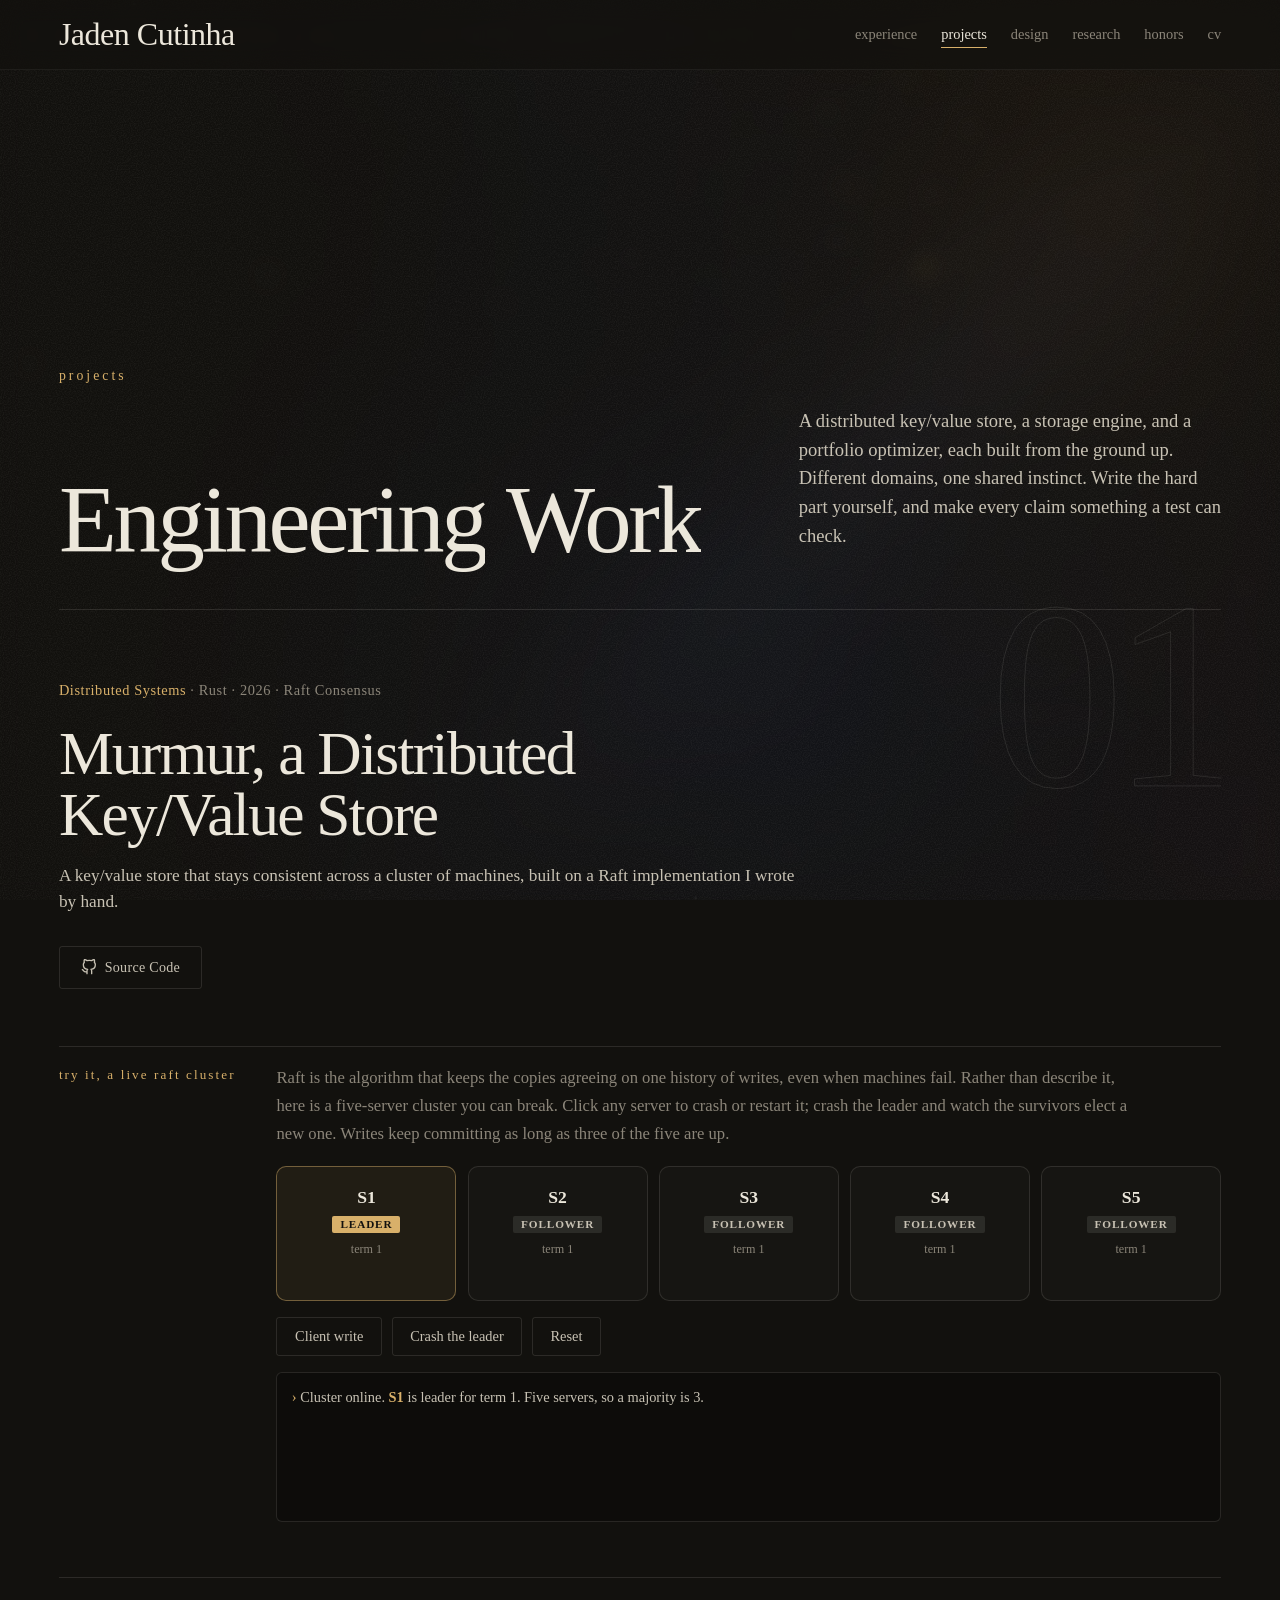
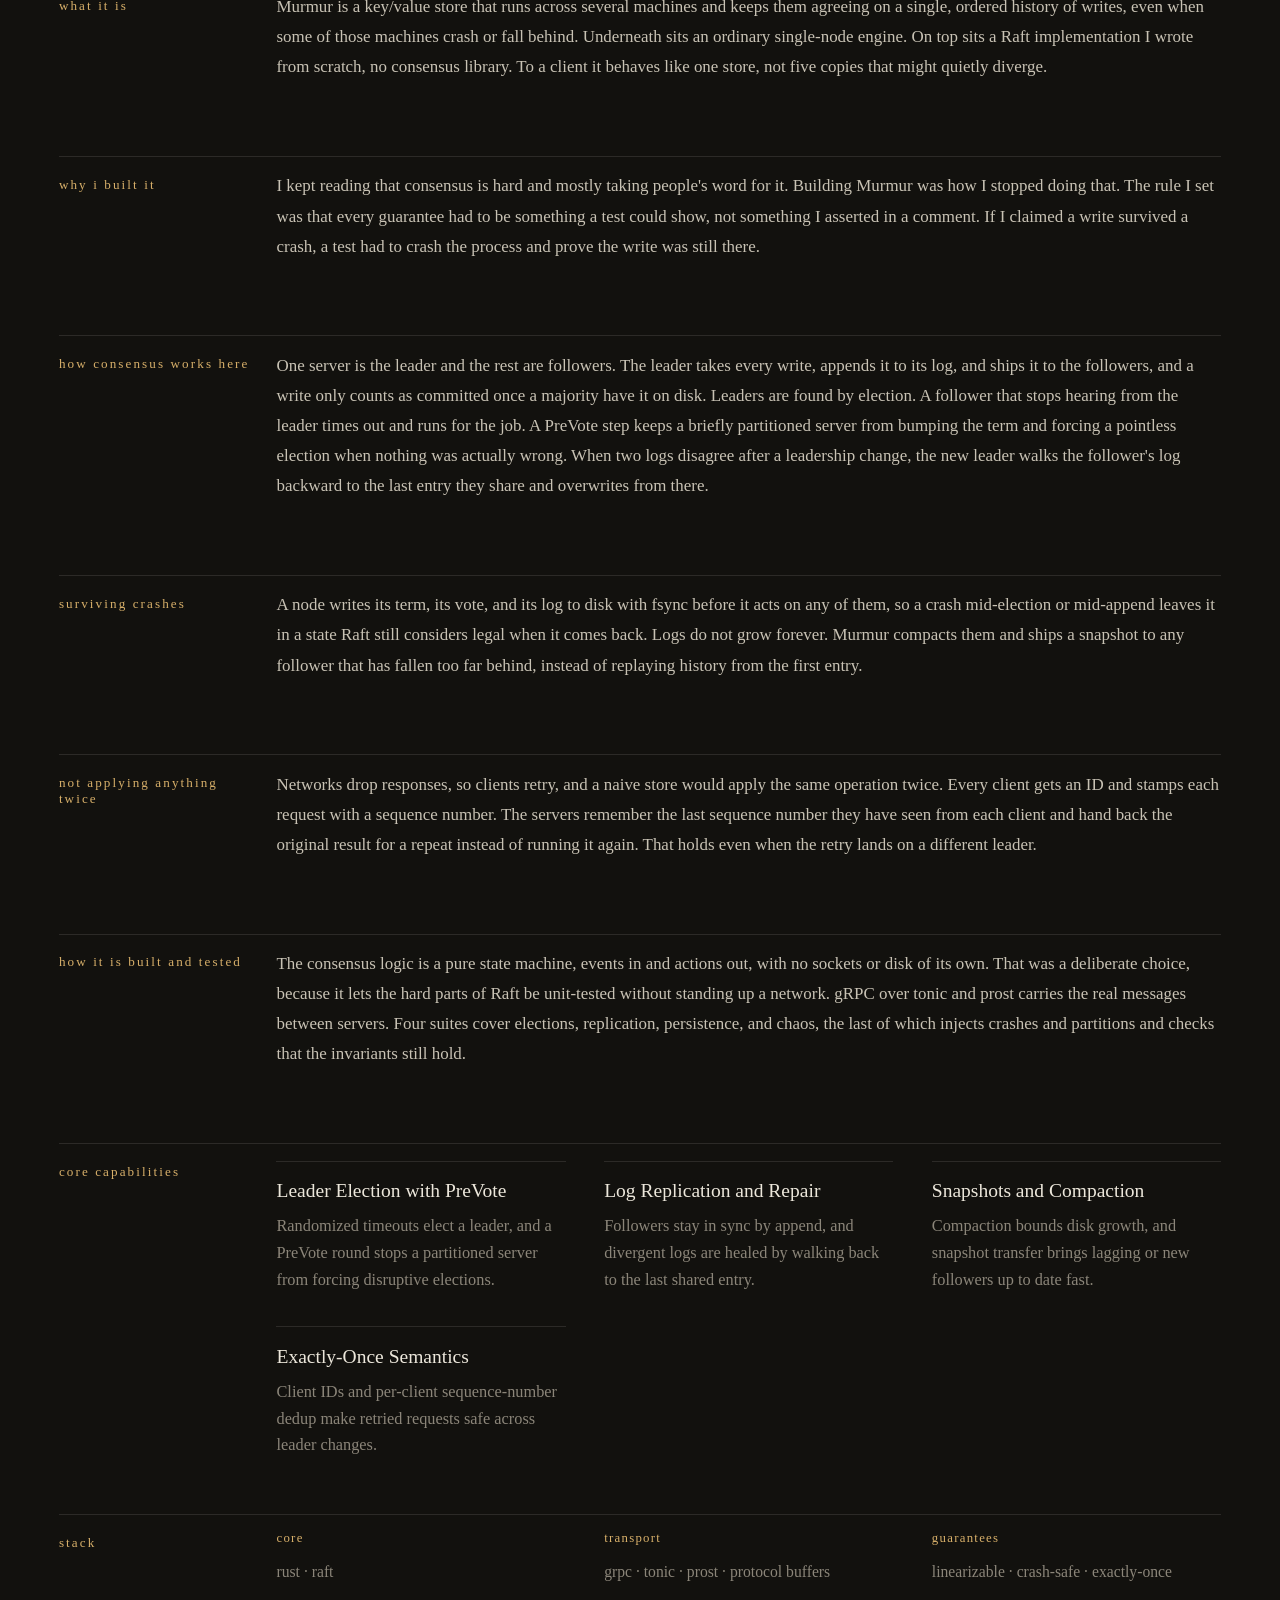
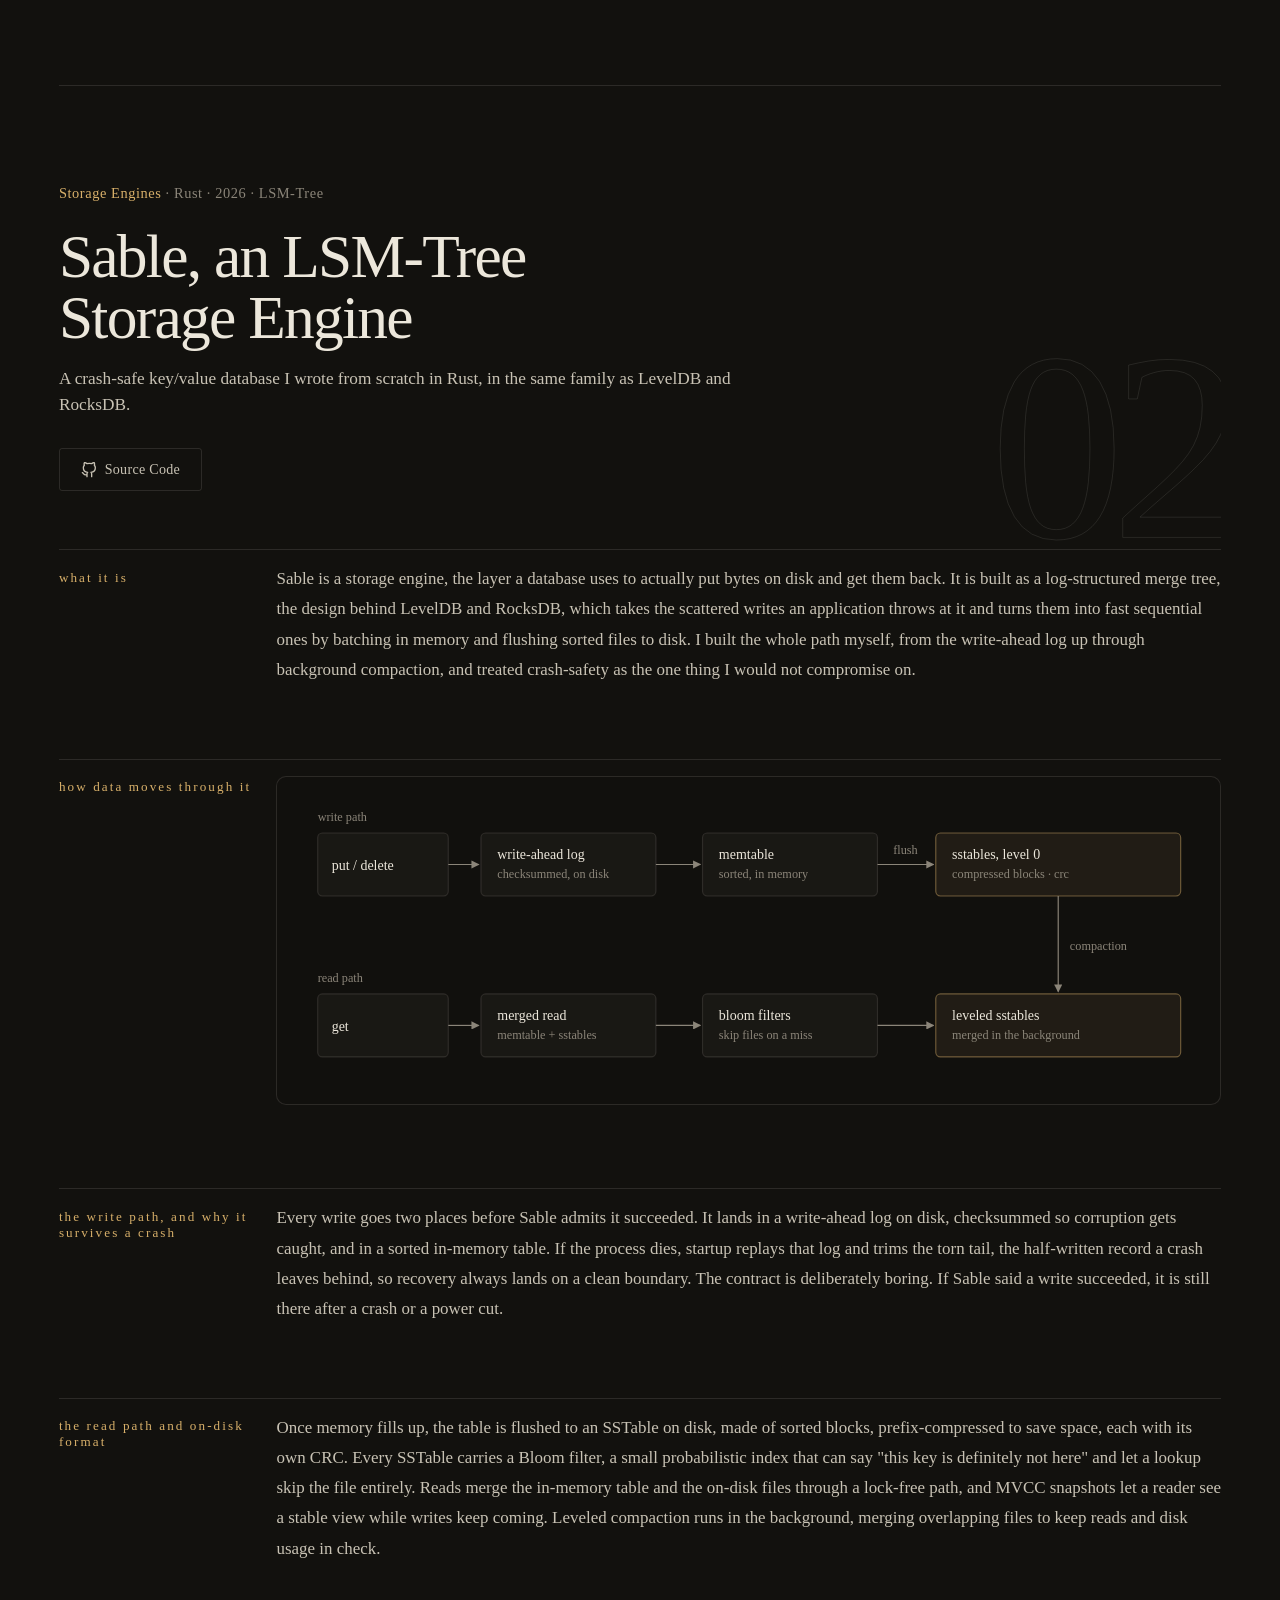
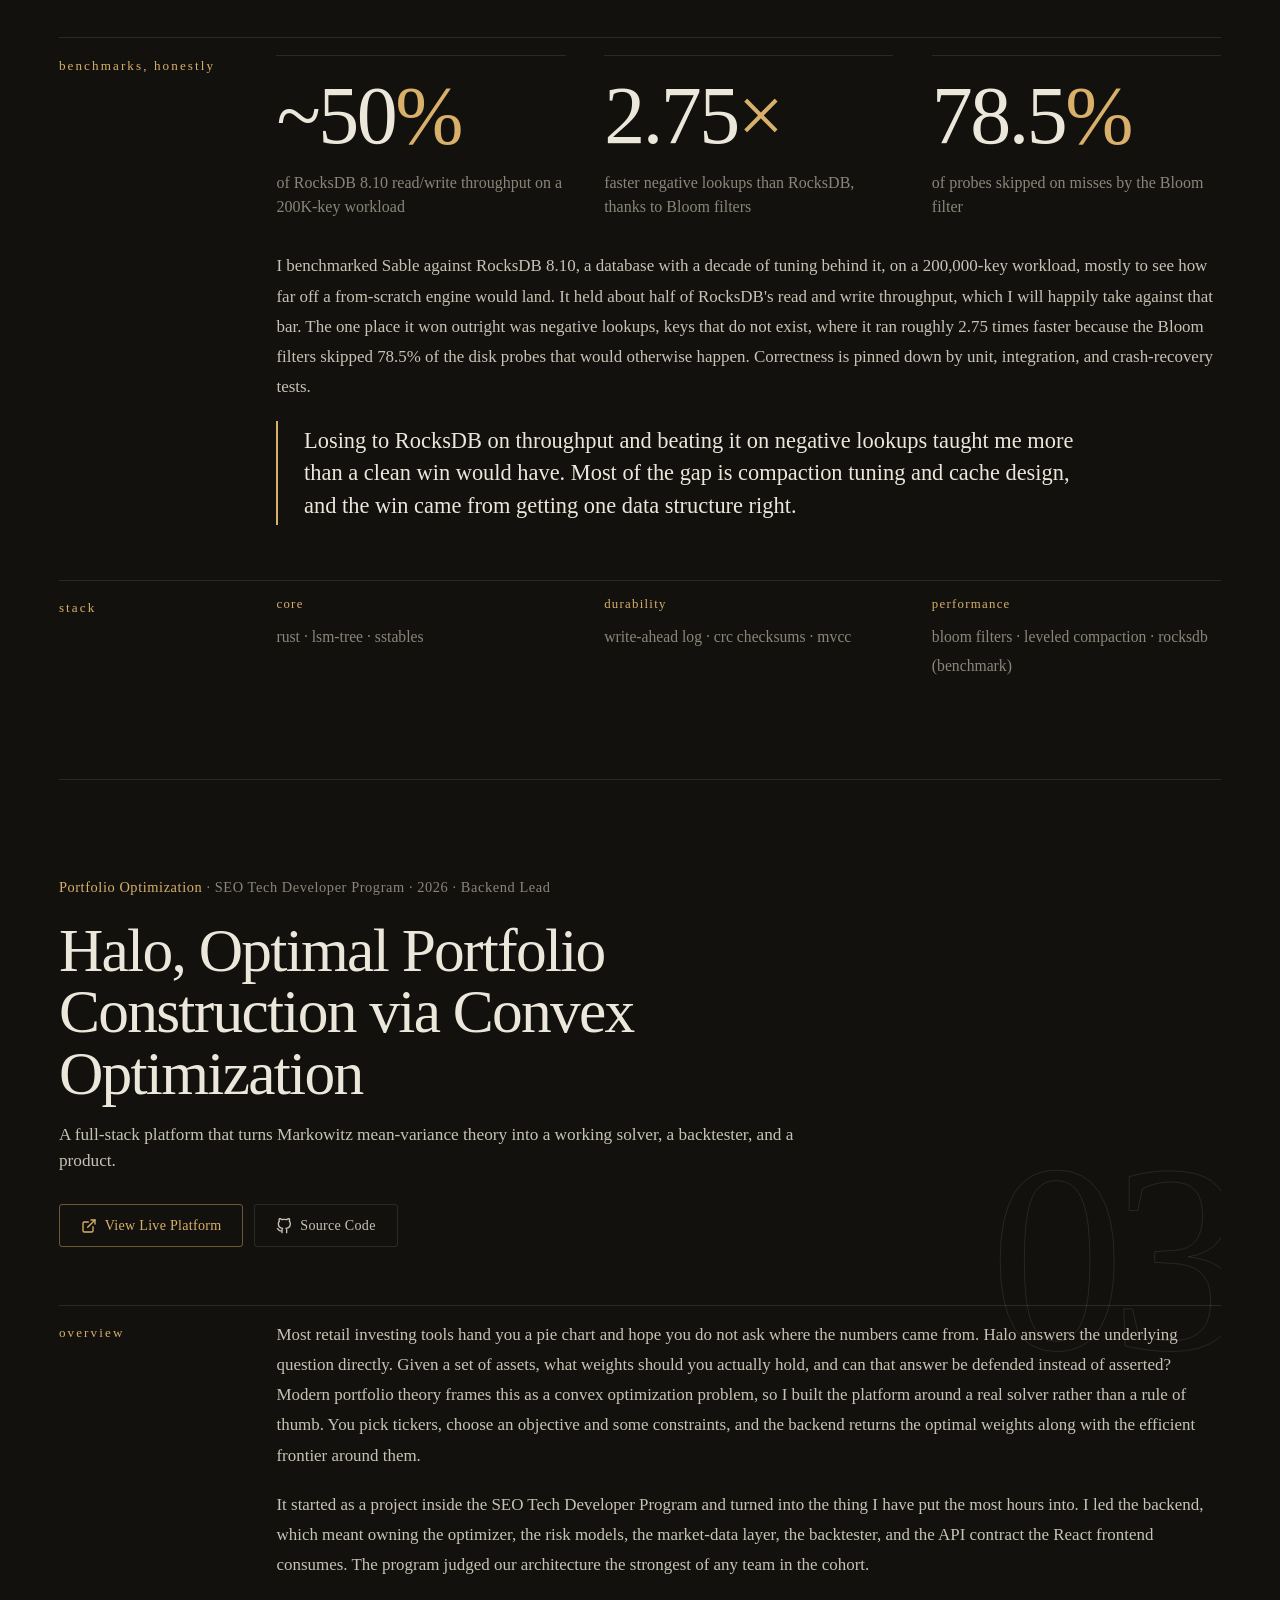
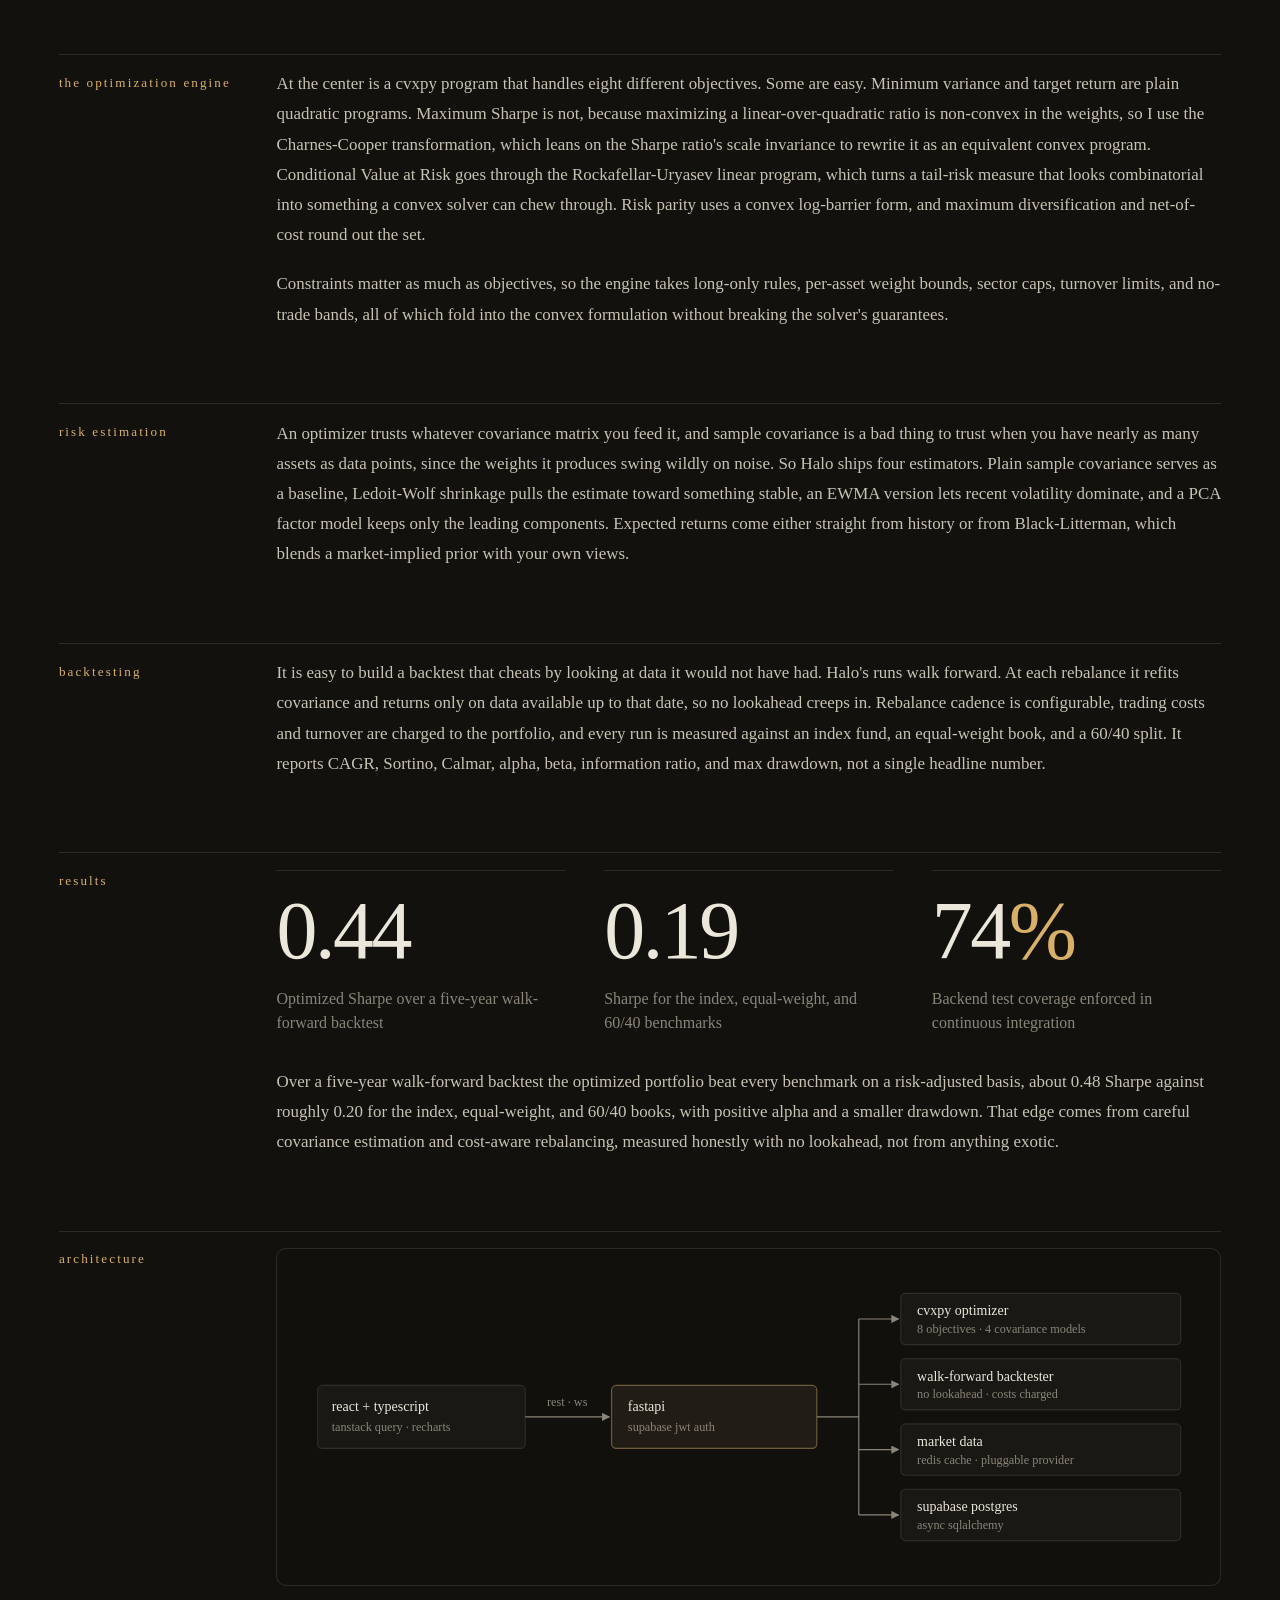
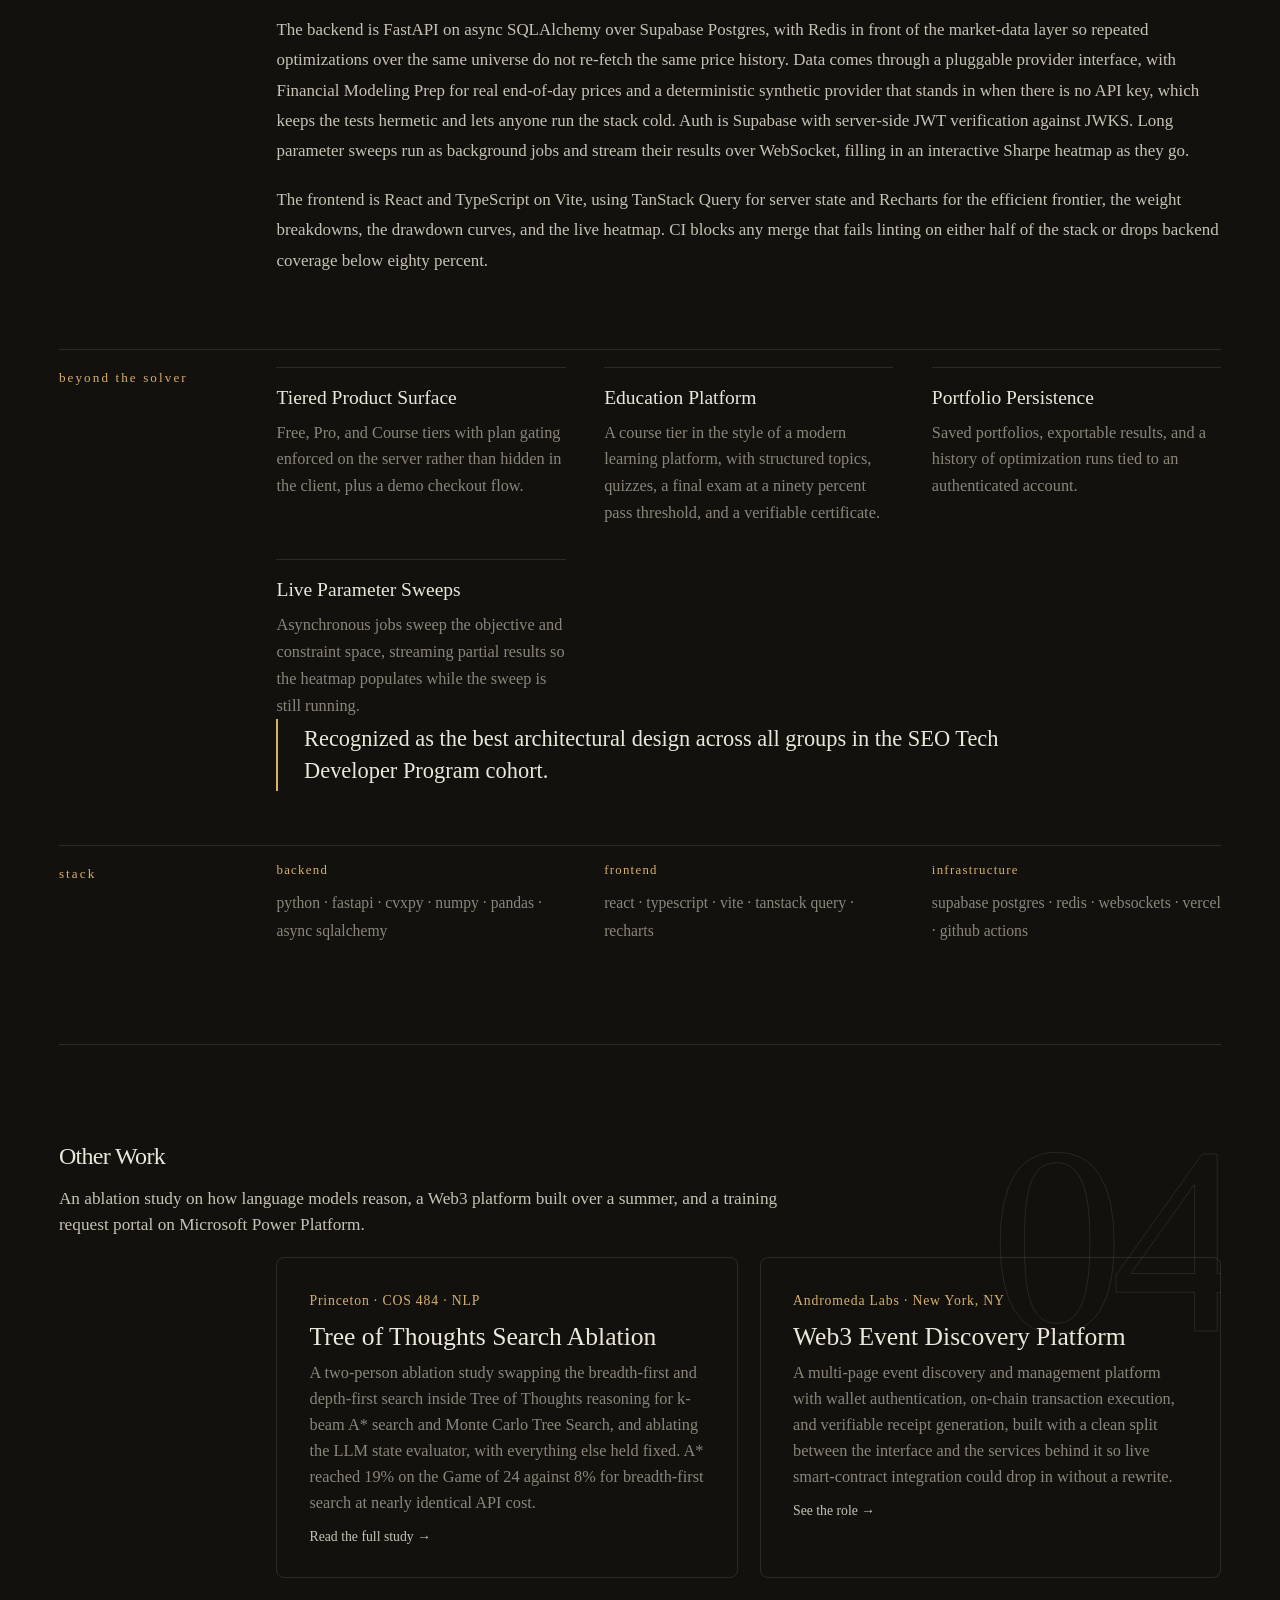
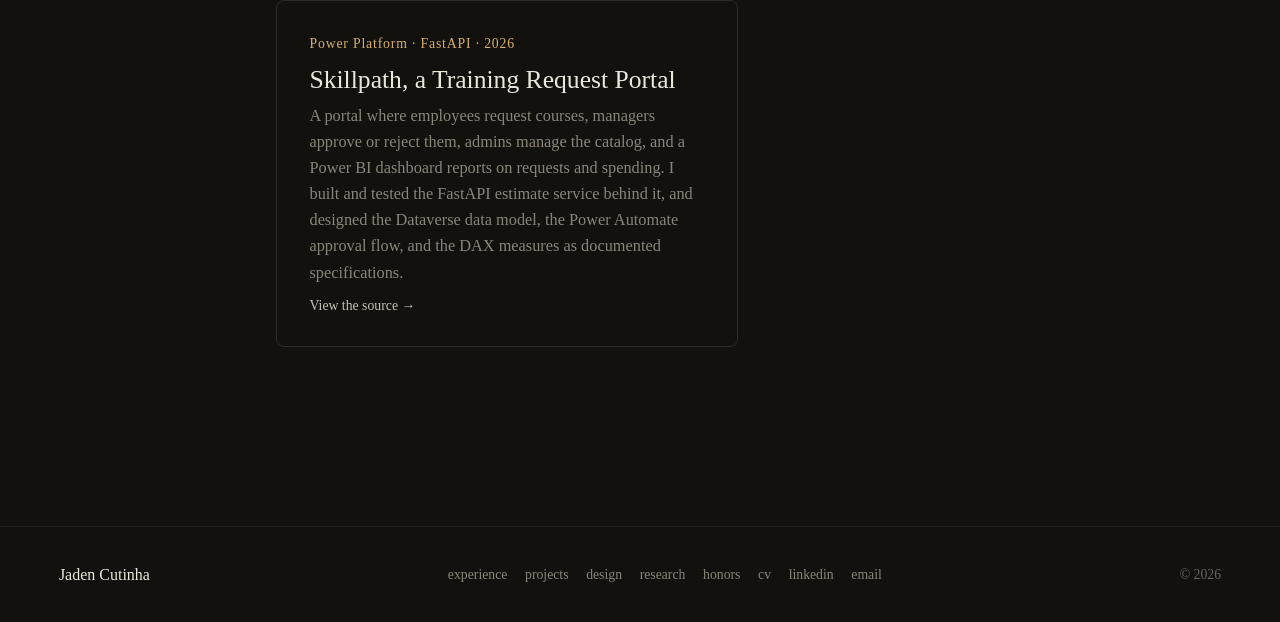
<file: projects.html>
<!DOCTYPE html>
<html lang="en">
<head>
<meta charset="UTF-8" />
<meta name="viewport" content="width=device-width, initial-scale=1.0" />
<meta name="color-scheme" content="dark" />
<title>Projects | Jaden Cutinha</title>
<meta name="description" content="Projects by Jaden Cutinha. Murmur is a distributed Raft key/value store in Rust, Sable an LSM-tree storage engine in Rust, and Halo a convex portfolio optimizer." />
<link rel="icon" href="assets/favicon.svg" type="image/svg+xml" />
<meta property="og:type" content="website" />
<meta property="og:title" content="Projects | Jaden Cutinha" />
<meta property="og:description" content="Projects by Jaden Cutinha. Murmur is a distributed Raft key/value store in Rust, Sable an LSM-tree storage engine in Rust, and Halo a convex portfolio optimizer." />
<meta property="og:url" content="https://jadencutinha.github.io/projects.html" />
<meta property="og:image" content="https://jadencutinha.github.io/assets/images/og.png" />
<meta name="twitter:card" content="summary_large_image" />
<link rel="stylesheet" href="assets/css/editorial.css?v=8" />
</head>
<body class="sub">

<canvas id="bg" aria-hidden="true"></canvas>
<div id="veil" aria-hidden="true"></div>

<header class="topnav">
  <a class="brand" href="index.html">Jaden Cutinha</a>
  <nav class="navlinks" aria-label="Sections">
    <a href="experience.html">experience</a>
    <a href="projects.html" class="current">projects</a>
    <a href="design.html">design</a>
    <a href="research.html">research</a>
    <a href="honors.html">honors</a>
    <a href="cv.html">cv</a>
  </nav>
</header>

<main class="page">
  <div class="page-head">
    <p class="eyebrow">projects</p>
    <h1>Engineering Work</h1>
    <p class="lead">A distributed key/value store, a storage engine, and a portfolio optimizer, each built from the ground up. Different domains, one shared instinct. Write the hard part yourself, and make every claim something a test can check.</p>
  </div>

  <div class="doc">

    <!-- ── Murmur ── -->
    <article class="entry" id="murmur">
      <p class="metatags"><span class="hl">Distributed Systems</span> · Rust · 2026 · Raft Consensus</p>
      <h2 class="entry-title">Murmur, a Distributed Key/Value Store</h2>
      <p class="byline">A key/value store that stays consistent across a cluster of machines, built on a Raft implementation I wrote by hand.</p>

      <div class="links-row">
        <a href="https://github.com/jadencutinha/murmur" target="_blank" rel="noopener" class="btn">
          <svg viewBox="0 0 24 24" fill="none" stroke="currentColor" stroke-width="2" stroke-linecap="round" stroke-linejoin="round"><path d="M9 19c-5 1.5-5-2.5-7-3m14 6v-3.87a3.37 3.37 0 00-.94-2.61c3.14-.35 6.44-1.54 6.44-7A5.44 5.44 0 0020 4.77 5.07 5.07 0 0019.91 1S18.73.65 16 2.48a13.38 13.38 0 00-7 0C6.27.65 5.09 1 5.09 1A5.07 5.07 0 005 4.77a5.44 5.44 0 00-1.5 3.78c0 5.42 3.3 6.61 6.44 7A3.37 3.37 0 009 18.13V22"/></svg>
          Source Code
        </a>
      </div>

      <p class="label">try it, a live raft cluster</p>
      <div class="raft-demo" id="raft-demo">
        <p class="raft-hint">
          Raft is the algorithm that keeps the copies agreeing on one history of writes, even when machines fail.
          Rather than describe it, here is a five-server cluster you can break. Click any server to crash or restart it;
          crash the leader and watch the survivors elect a new one. Writes keep committing as long as three of the five are up.
        </p>
        <div class="raft-cluster"></div>
        <div class="raft-controls">
          <button class="raft-btn" data-act="write">Client write</button>
          <button class="raft-btn" data-act="crash">Crash the leader</button>
          <button class="raft-btn" data-act="reset">Reset</button>
        </div>
        <div class="raft-console"></div>
      </div>

      <p class="label">what it is</p>
      <p class="body">
        Murmur is a key/value store that runs across several machines and keeps them agreeing on a single, ordered
        history of writes, even when some of those machines crash or fall behind. Underneath sits an ordinary
        single-node engine. On top sits a Raft implementation I wrote from scratch, no consensus library. To a client
        it behaves like one store, not five copies that might quietly diverge.
      </p>

      <p class="label">why I built it</p>
      <p class="body">
        I kept reading that consensus is hard and mostly taking people's word for it. Building Murmur was how I stopped
        doing that. The rule I set was that every guarantee had to be something a test could show, not something I
        asserted in a comment. If I claimed a write survived a crash, a test had to crash the process and prove the
        write was still there.
      </p>

      <p class="label">how consensus works here</p>
      <p class="body">
        One server is the leader and the rest are followers. The leader takes every write, appends it to its log, and
        ships it to the followers, and a write only counts as committed once a majority have it on disk. Leaders are
        found by election. A follower that stops hearing from the leader times out and runs for the job. A PreVote step
        keeps a briefly partitioned server from bumping the term and forcing a pointless election when nothing was
        actually wrong. When two logs disagree after a leadership change, the new leader walks the follower's log
        backward to the last entry they share and overwrites from there.
      </p>

      <p class="label">surviving crashes</p>
      <p class="body">
        A node writes its term, its vote, and its log to disk with fsync before it acts on any of them, so a crash
        mid-election or mid-append leaves it in a state Raft still considers legal when it comes back. Logs do not grow
        forever. Murmur compacts them and ships a snapshot to any follower that has fallen too far behind, instead of
        replaying history from the first entry.
      </p>

      <p class="label">not applying anything twice</p>
      <p class="body">
        Networks drop responses, so clients retry, and a naive store would apply the same operation twice. Every client
        gets an ID and stamps each request with a sequence number. The servers remember the last sequence number they
        have seen from each client and hand back the original result for a repeat instead of running it again. That
        holds even when the retry lands on a different leader.
      </p>

      <p class="label">how it is built and tested</p>
      <p class="body">
        The consensus logic is a pure state machine, events in and actions out, with no sockets or disk of its own. That
        was a deliberate choice, because it lets the hard parts of Raft be unit-tested without standing up a network.
        gRPC over tonic and prost carries the real messages between servers. Four suites cover elections, replication,
        persistence, and chaos, the last of which injects crashes and partitions and checks that the invariants still hold.
      </p>

      <p class="label">core capabilities</p>
      <div class="features">
        <div class="feature">
          <h4>Leader Election with PreVote</h4>
          <p>Randomized timeouts elect a leader, and a PreVote round stops a partitioned server from forcing disruptive elections.</p>
        </div>
        <div class="feature">
          <h4>Log Replication and Repair</h4>
          <p>Followers stay in sync by append, and divergent logs are healed by walking back to the last shared entry.</p>
        </div>
        <div class="feature">
          <h4>Snapshots and Compaction</h4>
          <p>Compaction bounds disk growth, and snapshot transfer brings lagging or new followers up to date fast.</p>
        </div>
        <div class="feature">
          <h4>Exactly-Once Semantics</h4>
          <p>Client IDs and per-client sequence-number dedup make retried requests safe across leader changes.</p>
        </div>
      </div>

      <p class="label">stack</p>
      <div class="stack-grid">
        <div class="stack-group"><p class="stack-label">core</p><p class="stack-items">rust · raft</p></div>
        <div class="stack-group"><p class="stack-label">transport</p><p class="stack-items">grpc · tonic · prost · protocol buffers</p></div>
        <div class="stack-group"><p class="stack-label">guarantees</p><p class="stack-items">linearizable · crash-safe · exactly-once</p></div>
      </div>
    </article>

    <!-- ── Sable ── -->
    <article class="entry" id="sable">
      <p class="metatags"><span class="hl">Storage Engines</span> · Rust · 2026 · LSM-Tree</p>
      <h2 class="entry-title">Sable, an LSM-Tree Storage Engine</h2>
      <p class="byline">A crash-safe key/value database I wrote from scratch in Rust, in the same family as LevelDB and RocksDB.</p>

      <div class="links-row">
        <a href="https://github.com/jadencutinha/sable" target="_blank" rel="noopener" class="btn">
          <svg viewBox="0 0 24 24" fill="none" stroke="currentColor" stroke-width="2" stroke-linecap="round" stroke-linejoin="round"><path d="M9 19c-5 1.5-5-2.5-7-3m14 6v-3.87a3.37 3.37 0 00-.94-2.61c3.14-.35 6.44-1.54 6.44-7A5.44 5.44 0 0020 4.77 5.07 5.07 0 0019.91 1S18.73.65 16 2.48a13.38 13.38 0 00-7 0C6.27.65 5.09 1 5.09 1A5.07 5.07 0 005 4.77a5.44 5.44 0 00-1.5 3.78c0 5.42 3.3 6.61 6.44 7A3.37 3.37 0 009 18.13V22"/></svg>
          Source Code
        </a>
      </div>

      <p class="label">what it is</p>
      <p class="body">
        Sable is a storage engine, the layer a database uses to actually put bytes on disk and get them back. It is
        built as a log-structured merge tree, the design behind LevelDB and RocksDB, which takes the scattered writes an
        application throws at it and turns them into fast sequential ones by batching in memory and flushing sorted
        files to disk. I built the whole path myself, from the write-ahead log up through background compaction, and
        treated crash-safety as the one thing I would not compromise on.
      </p>

      <p class="label">how data moves through it</p>
      <figure class="diagram">
        <svg viewBox="0 0 760 232" role="img" aria-label="Sable write path and read path. Writes go to a write-ahead log and a memtable, flush to level 0 SSTables, and are compacted into leveled SSTables. Reads merge the memtable and SSTables, using Bloom filters to skip files.">
          <defs><marker id="arr-sable" viewBox="0 0 8 8" refX="7" refY="4" markerWidth="7" markerHeight="7" orient="auto"><path class="d-head" d="M0 0 L8 4 L0 8 z"/></marker></defs>
          <text class="d-s" x="10" y="14">write path</text>
          <rect class="d-box" x="10" y="24" width="112" height="54" rx="4"/>
          <text class="d-t" x="22" y="56">put / delete</text>
          <rect class="d-box" x="150" y="24" width="150" height="54" rx="4"/>
          <text class="d-t" x="164" y="46">write-ahead log</text>
          <text class="d-s" x="164" y="63">checksummed, on disk</text>
          <rect class="d-box" x="340" y="24" width="150" height="54" rx="4"/>
          <text class="d-t" x="354" y="46">memtable</text>
          <text class="d-s" x="354" y="63">sorted, in memory</text>
          <rect class="d-box d-hl" x="540" y="24" width="210" height="54" rx="4"/>
          <text class="d-t" x="554" y="46">sstables, level 0</text>
          <text class="d-s" x="554" y="63">compressed blocks · crc</text>
          <path class="d-arrow" d="M122 51 H148" marker-end="url(#arr-sable)"/>
          <path class="d-arrow" d="M300 51 H338" marker-end="url(#arr-sable)"/>
          <path class="d-arrow" d="M490 51 H538" marker-end="url(#arr-sable)"/>
          <text class="d-s" x="514" y="42" text-anchor="middle">flush</text>
          <path class="d-arrow" d="M645 78 V160" marker-end="url(#arr-sable)"/>
          <text class="d-s" x="655" y="124">compaction</text>

          <text class="d-s" x="10" y="152">read path</text>
          <rect class="d-box" x="10" y="162" width="112" height="54" rx="4"/>
          <text class="d-t" x="22" y="194">get</text>
          <rect class="d-box" x="150" y="162" width="150" height="54" rx="4"/>
          <text class="d-t" x="164" y="184">merged read</text>
          <text class="d-s" x="164" y="201">memtable + sstables</text>
          <rect class="d-box" x="340" y="162" width="150" height="54" rx="4"/>
          <text class="d-t" x="354" y="184">bloom filters</text>
          <text class="d-s" x="354" y="201">skip files on a miss</text>
          <rect class="d-box d-hl" x="540" y="162" width="210" height="54" rx="4"/>
          <text class="d-t" x="554" y="184">leveled sstables</text>
          <text class="d-s" x="554" y="201">merged in the background</text>
          <path class="d-arrow" d="M122 189 H148" marker-end="url(#arr-sable)"/>
          <path class="d-arrow" d="M300 189 H338" marker-end="url(#arr-sable)"/>
          <path class="d-arrow" d="M490 189 H538" marker-end="url(#arr-sable)"/>
        </svg>
      </figure>

      <p class="label">the write path, and why it survives a crash</p>
      <p class="body">
        Every write goes two places before Sable admits it succeeded. It lands in a write-ahead log on disk, checksummed so
        corruption gets caught, and in a sorted in-memory table. If the process dies, startup replays that log and trims
        the torn tail, the half-written record a crash leaves behind, so recovery always lands on a clean boundary. The
        contract is deliberately boring. If Sable said a write succeeded, it is still there after a crash or a power cut.
      </p>

      <p class="label">the read path and on-disk format</p>
      <p class="body">
        Once memory fills up, the table is flushed to an SSTable on disk, made of sorted blocks, prefix-compressed to save
        space, each with its own CRC. Every SSTable carries a Bloom filter, a small probabilistic index that can say
        "this key is definitely not here" and let a lookup skip the file entirely. Reads merge the in-memory table and
        the on-disk files through a lock-free path, and MVCC snapshots let a reader see a stable view while writes keep
        coming. Leveled compaction runs in the background, merging overlapping files to keep reads and disk usage in check.
      </p>

      <p class="label">benchmarks, honestly</p>
      <div class="stats">
        <div class="stat"><div class="stat-val">~50<span class="u">%</span></div><div class="stat-lbl">of RocksDB 8.10 read/write throughput on a 200K-key workload</div></div>
        <div class="stat"><div class="stat-val">2.75<span class="u">×</span></div><div class="stat-lbl">faster negative lookups than RocksDB, thanks to Bloom filters</div></div>
        <div class="stat"><div class="stat-val">78.5<span class="u">%</span></div><div class="stat-lbl">of probes skipped on misses by the Bloom filter</div></div>
      </div>
      <p class="body">
        I benchmarked Sable against RocksDB 8.10, a database with a decade of tuning behind it, on a 200,000-key
        workload, mostly to see how far off a from-scratch engine would land. It held about half of RocksDB's read and
        write throughput, which I will happily take against that bar. The one place it won outright was negative
        lookups, keys that do not exist, where it ran roughly 2.75 times faster because the Bloom filters skipped 78.5% of the disk
        probes that would otherwise happen. Correctness is pinned down by unit, integration, and crash-recovery tests.
      </p>
      <p class="note">
        Losing to RocksDB on throughput and beating it on negative lookups taught me more than a clean win would have.
        Most of the gap is compaction tuning and cache design, and the win came from getting one data structure right.
      </p>

      <p class="label">stack</p>
      <div class="stack-grid">
        <div class="stack-group"><p class="stack-label">core</p><p class="stack-items">rust · lsm-tree · sstables</p></div>
        <div class="stack-group"><p class="stack-label">durability</p><p class="stack-items">write-ahead log · crc checksums · mvcc</p></div>
        <div class="stack-group"><p class="stack-label">performance</p><p class="stack-items">bloom filters · leveled compaction · rocksdb (benchmark)</p></div>
      </div>
    </article>

    <!-- ── Halo ── -->
    <article class="entry" id="halo">
      <p class="metatags"><span class="hl">Portfolio Optimization</span> · SEO Tech Developer Program · 2026 · Backend Lead</p>
      <h2 class="entry-title">Halo, Optimal Portfolio Construction via Convex Optimization</h2>
      <p class="byline">A full-stack platform that turns Markowitz mean-variance theory into a working solver, a backtester, and a product.</p>

      <div class="links-row">
        <a href="https://optimal-portfolio-nine.vercel.app/" target="_blank" rel="noopener" class="btn btn-primary">
          <svg viewBox="0 0 24 24" fill="none" stroke="currentColor" stroke-width="2" stroke-linecap="round" stroke-linejoin="round"><path d="M18 13v6a2 2 0 01-2 2H5a2 2 0 01-2-2V8a2 2 0 012-2h6"/><polyline points="15 3 21 3 21 9"/><line x1="10" y1="14" x2="21" y2="3"/></svg>
          View Live Platform
        </a>
        <a href="https://github.com/jadencutinha/optimal-portfolio" target="_blank" rel="noopener" class="btn">
          <svg viewBox="0 0 24 24" fill="none" stroke="currentColor" stroke-width="2" stroke-linecap="round" stroke-linejoin="round"><path d="M9 19c-5 1.5-5-2.5-7-3m14 6v-3.87a3.37 3.37 0 00-.94-2.61c3.14-.35 6.44-1.54 6.44-7A5.44 5.44 0 0020 4.77 5.07 5.07 0 0019.91 1S18.73.65 16 2.48a13.38 13.38 0 00-7 0C6.27.65 5.09 1 5.09 1A5.07 5.07 0 005 4.77a5.44 5.44 0 00-1.5 3.78c0 5.42 3.3 6.61 6.44 7A3.37 3.37 0 009 18.13V22"/></svg>
          Source Code
        </a>
      </div>

      <p class="label">overview</p>
      <p class="body">
        Most retail investing tools hand you a pie chart and hope you do not ask where the numbers came from. Halo
        answers the underlying question directly. Given a set of assets, what weights should you actually hold, and can
        that answer be defended instead of asserted? Modern portfolio theory frames this as a convex optimization
        problem, so I built the platform around a real solver rather than a rule of thumb. You pick tickers, choose an
        objective and some constraints, and the backend returns the optimal weights along with the efficient frontier
        around them.
      </p>
      <p class="body">
        It started as a project inside the SEO Tech Developer Program and turned into the thing I have put the most
        hours into. I led the backend, which meant owning the optimizer, the risk models, the market-data layer, the
        backtester, and the API contract the React frontend consumes. The program judged our architecture the strongest
        of any team in the cohort.
      </p>

      <p class="label">the optimization engine</p>
      <p class="body">
        At the center is a cvxpy program that handles eight different objectives. Some are easy. Minimum variance and
        target return are plain quadratic programs. Maximum Sharpe is not, because maximizing a linear-over-quadratic
        ratio is non-convex in the weights, so I use the Charnes-Cooper transformation, which leans on the Sharpe
        ratio's scale invariance to rewrite it as an equivalent convex program. Conditional Value at Risk goes through
        the Rockafellar-Uryasev linear program, which turns a tail-risk measure that looks combinatorial into something
        a convex solver can chew through. Risk parity uses a convex log-barrier form, and maximum diversification and
        net-of-cost round out the set.
      </p>
      <p class="body">
        Constraints matter as much as objectives, so the engine takes long-only rules, per-asset weight bounds, sector
        caps, turnover limits, and no-trade bands, all of which fold into the convex formulation without breaking the
        solver's guarantees.
      </p>

      <p class="label">risk estimation</p>
      <p class="body">
        An optimizer trusts whatever covariance matrix you feed it, and sample covariance is a bad thing to trust when
        you have nearly as many assets as data points, since the weights it produces swing wildly on noise. So Halo
        ships four estimators. Plain sample covariance serves as a baseline, Ledoit-Wolf shrinkage pulls the estimate toward
        something stable, an EWMA version lets recent volatility dominate, and a PCA factor model keeps only
        the leading components. Expected returns come either straight from history or from Black-Litterman, which blends
        a market-implied prior with your own views.
      </p>

      <p class="label">backtesting</p>
      <p class="body">
        It is easy to build a backtest that cheats by looking at data it would not have had. Halo's runs walk forward.
        At each rebalance it refits covariance and returns only on data available up to that date, so no lookahead
        creeps in. Rebalance cadence is configurable, trading costs and turnover are charged to the portfolio, and every
        run is measured against an index fund, an equal-weight book, and a 60/40 split. It reports CAGR, Sortino,
        Calmar, alpha, beta, information ratio, and max drawdown, not a single headline number.
      </p>

      <p class="label">results</p>
      <div class="stats">
        <div class="stat"><div class="stat-val">0.48</div><div class="stat-lbl">Optimized Sharpe over a five-year walk-forward backtest</div></div>
        <div class="stat"><div class="stat-val">0.20</div><div class="stat-lbl">Sharpe for the index, equal-weight, and 60/40 benchmarks</div></div>
        <div class="stat"><div class="stat-val">80<span class="u">%</span></div><div class="stat-lbl">Backend test coverage enforced in continuous integration</div></div>
      </div>
      <p class="body">
        Over a five-year walk-forward backtest the optimized portfolio beat every benchmark on a risk-adjusted basis,
        about 0.48 Sharpe against roughly 0.20 for the index, equal-weight, and 60/40 books, with positive alpha and a
        smaller drawdown. That edge comes from careful covariance estimation and cost-aware rebalancing, measured
        honestly with no lookahead, not from anything exotic.
      </p>

      <p class="label">architecture</p>
      <figure class="diagram">
        <svg viewBox="0 0 760 240" role="img" aria-label="Halo architecture. A React and TypeScript frontend talks to a FastAPI backend over REST and WebSocket. The backend drives the cvxpy optimizer, the walk-forward backtester, a Redis-cached market data layer, and Supabase Postgres.">
          <defs><marker id="arr-halo" viewBox="0 0 8 8" refX="7" refY="4" markerWidth="7" markerHeight="7" orient="auto"><path class="d-head" d="M0 0 L8 4 L0 8 z"/></marker></defs>
          <rect class="d-box" x="10" y="93" width="178" height="54" rx="4"/>
          <text class="d-t" x="22" y="115">react + typescript</text>
          <text class="d-s" x="22" y="132">tanstack query · recharts</text>
          <rect class="d-box d-hl" x="262" y="93" width="176" height="54" rx="4"/>
          <text class="d-t" x="276" y="115">fastapi</text>
          <text class="d-s" x="276" y="132">supabase jwt auth</text>
          <path class="d-arrow" d="M188 120 H260" marker-end="url(#arr-halo)"/>
          <text class="d-s" x="224" y="111" text-anchor="middle">rest · ws</text>

          <rect class="d-box" x="510" y="14" width="240" height="44" rx="4"/>
          <text class="d-t" x="524" y="33">cvxpy optimizer</text>
          <text class="d-s" x="524" y="48">8 objectives · 4 covariance models</text>
          <rect class="d-box" x="510" y="70" width="240" height="44" rx="4"/>
          <text class="d-t" x="524" y="89">walk-forward backtester</text>
          <text class="d-s" x="524" y="104">no lookahead · costs charged</text>
          <rect class="d-box" x="510" y="126" width="240" height="44" rx="4"/>
          <text class="d-t" x="524" y="145">market data</text>
          <text class="d-s" x="524" y="160">redis cache · pluggable provider</text>
          <rect class="d-box" x="510" y="182" width="240" height="44" rx="4"/>
          <text class="d-t" x="524" y="201">supabase postgres</text>
          <text class="d-s" x="524" y="216">async sqlalchemy</text>
          <path class="d-arrow" d="M438 120 H474 M474 36 V204"/>
          <path class="d-arrow" d="M474 36 H508" marker-end="url(#arr-halo)"/>
          <path class="d-arrow" d="M474 92 H508" marker-end="url(#arr-halo)"/>
          <path class="d-arrow" d="M474 148 H508" marker-end="url(#arr-halo)"/>
          <path class="d-arrow" d="M474 204 H508" marker-end="url(#arr-halo)"/>
        </svg>
      </figure>
      <p class="body">
        The backend is FastAPI on async SQLAlchemy over Supabase Postgres, with Redis in front of the market-data layer
        so repeated optimizations over the same universe do not re-fetch the same price history. Data comes through a
        pluggable provider interface, with Financial Modeling Prep for real end-of-day prices and a deterministic synthetic
        provider that stands in when there is no API key, which keeps the tests hermetic and lets anyone run the stack
        cold. Auth is Supabase with server-side JWT verification against JWKS. Long parameter sweeps run as background
        jobs and stream their results over WebSocket, filling in an interactive Sharpe heatmap as they go.
      </p>
      <p class="body">
        The frontend is React and TypeScript on Vite, using TanStack Query for server state and Recharts for the
        efficient frontier, the weight breakdowns, the drawdown curves, and the live heatmap. CI blocks any merge that
        fails linting on either half of the stack or drops backend coverage below eighty percent.
      </p>

      <p class="label">beyond the solver</p>
      <div class="features">
        <div class="feature">
          <h4>Tiered Product Surface</h4>
          <p>Free, Pro, and Course tiers with plan gating enforced on the server rather than hidden in the client, plus a demo checkout flow.</p>
        </div>
        <div class="feature">
          <h4>Education Platform</h4>
          <p>A course tier in the style of a modern learning platform, with structured topics, quizzes, a final exam at a ninety percent pass threshold, and a verifiable certificate.</p>
        </div>
        <div class="feature">
          <h4>Portfolio Persistence</h4>
          <p>Saved portfolios, exportable results, and a history of optimization runs tied to an authenticated account.</p>
        </div>
        <div class="feature">
          <h4>Live Parameter Sweeps</h4>
          <p>Asynchronous jobs sweep the objective and constraint space, streaming partial results so the heatmap populates while the sweep is still running.</p>
        </div>
      </div>

      <p class="note">Recognized as the best architectural design across all groups in the SEO Tech Developer Program cohort.</p>

      <p class="label">stack</p>
      <div class="stack-grid">
        <div class="stack-group"><p class="stack-label">backend</p><p class="stack-items">python · fastapi · cvxpy · numpy · pandas · async sqlalchemy</p></div>
        <div class="stack-group"><p class="stack-label">frontend</p><p class="stack-items">react · typescript · vite · tanstack query · recharts</p></div>
        <div class="stack-group"><p class="stack-label">infrastructure</p><p class="stack-items">supabase postgres · redis · websockets · vercel · github actions</p></div>
      </div>
    </article>

    <!-- ── Other work ── -->
    <article class="entry">
      <h2 class="entry-title" style="font-size:1.5rem;">Other Work</h2>
      <p class="byline">An ablation study on how language models reason, a Web3 platform built over a summer, and a training request portal on Microsoft Power Platform.</p>
      <div class="mini-grid">
        <a href="research.html#tot" class="mini">
          <p class="mini-venue">Princeton · COS 484 · NLP</p>
          <h3>Tree of Thoughts Search Ablation</h3>
          <p>A two-person ablation study swapping the breadth-first and depth-first search inside Tree of Thoughts reasoning for k-beam A* search and Monte Carlo Tree Search, and ablating the LLM state evaluator, with everything else held fixed. A* reached 19% on the Game of 24 against 8% for breadth-first search at nearly identical API cost.</p>
          <span class="mini-link">Read the full study →</span>
        </a>
        <a href="experience.html" class="mini">
          <p class="mini-venue">Andromeda Labs · New York, NY</p>
          <h3>Web3 Event Discovery Platform</h3>
          <p>A multi-page event discovery and management platform with wallet authentication, on-chain transaction execution, and verifiable receipt generation, built with a clean split between the interface and the services behind it so live smart-contract integration could drop in without a rewrite.</p>
          <span class="mini-link">See the role →</span>
        </a>
        <a href="https://github.com/jadencutinha/skillpath" target="_blank" rel="noopener" class="mini" id="skillpath">
          <p class="mini-venue">Power Platform · FastAPI · 2026</p>
          <h3>Skillpath, a Training Request Portal</h3>
          <p>A portal where employees request courses, managers approve or reject them, admins manage the catalog, and a Power BI dashboard reports on requests and spending. I built and tested the FastAPI estimate service behind it, and designed the Dataverse data model, the Power Automate approval flow, and the DAX measures as documented specifications.</p>
          <span class="mini-link">View the source →</span>
        </a>
      </div>
    </article>

  </div>
</main>

<footer class="foot">
  <span class="foot-name">Jaden Cutinha</span>
  <nav class="foot-links">
    <a href="experience.html">experience</a>
    <a href="projects.html">projects</a>
    <a href="design.html">design</a>
    <a href="research.html">research</a>
    <a href="honors.html">honors</a>
    <a href="cv.html">cv</a>
    <a href="https://linkedin.com/in/jaden-cutinha-505763243" target="_blank" rel="noopener">linkedin</a>
    <a href="mailto:jc3311@princeton.edu">email</a>
  </nav>
  <span class="foot-copy">© 2026</span>
</footer>

<script src="assets/js/editorial.js?v=5"></script>
<script>
(function () {
  var root = document.getElementById('raft-demo');
  if (!root) return;
  var N = 5, MAJORITY = 3;
  var cluster = root.querySelector('.raft-cluster');
  var consoleEl = root.querySelector('.raft-console');
  var nodes, term;

  function alive() { return nodes.filter(function (n) { return !n.down; }); }
  function leader() {
    for (var i = 0; i < nodes.length; i++) { if (nodes[i].role === 'leader' && !nodes[i].down) return nodes[i]; }
    return null;
  }
  function logLine(html) {
    var line = document.createElement('div');
    line.innerHTML = '<span class="p">&rsaquo;</span> ' + html;
    consoleEl.appendChild(line);
    consoleEl.scrollTop = consoleEl.scrollHeight;
  }
  function render() {
    cluster.innerHTML = '';
    nodes.forEach(function (n) {
      var role = n.down ? 'down' : n.role;
      var label = role.charAt(0).toUpperCase() + role.slice(1);
      var el = document.createElement('div');
      el.className = 'raft-node';
      el.setAttribute('data-role', role);
      el.setAttribute('data-id', n.id);
      var shown = Math.min(n.log, 12), cells = '';
      for (var i = 0; i < shown; i++) cells += '<span class="raft-log-cell"></span>';
      var more = n.log > 12 ? '<span class="raft-log-more">+' + (n.log - 12) + '</span>' : '';
      el.innerHTML =
        '<div class="raft-node-id">S' + n.id + '</div>' +
        '<div class="raft-node-role">' + label + '</div>' +
        '<div class="raft-node-term">' + (n.down ? 'offline' : 'term ' + term) + '</div>' +
        '<div class="raft-log-row">' + cells + more + '</div>';
      cluster.appendChild(el);
    });
  }
  function flash(id) {
    var el = cluster.querySelector('[data-id="' + id + '"]');
    if (!el) return;
    el.classList.add('flash');
    setTimeout(function () { el.classList.remove('flash'); }, 480);
  }
  function elect() {
    if (alive().length < MAJORITY) {
      nodes.forEach(function (n) { if (!n.down) n.role = 'follower'; });
      logLine('Only ' + alive().length + ' of ' + N + ' servers are up. Without a majority no leader can be elected, so the cluster is unavailable until one returns.');
      return;
    }
    var a = alive().slice().sort(function (x, y) { return y.log - x.log || x.id - y.id; });
    var cand = a[0];
    term += 1;
    nodes.forEach(function (n) { if (!n.down) n.role = 'follower'; });
    cand.role = 'leader';
    logLine('<span class="t">S' + cand.id + '</span> timed out, ran for leader in term ' + term + ', and won a majority of votes.');
  }
  function clientWrite() {
    var l = leader();
    if (!l) { logLine('There is no leader right now, so a write cannot commit. Restart a server or reset.'); return; }
    if (alive().length < MAJORITY) { logLine('Only ' + alive().length + ' servers up. Without a majority, a write cannot commit.'); return; }
    var idx = l.log + 1;
    nodes.forEach(function (n) { if (!n.down) n.log = idx; });
    render();
    alive().forEach(function (n) { flash(n.id); });
    logLine('<span class="t">S' + l.id + '</span> appended entry ' + idx + ', replicated it to a majority, and committed at index ' + idx + '.');
  }
  function crashLeader() {
    var l = leader();
    if (!l) { logLine('There is no leader to crash. Try a reset.'); return; }
    l.down = true; l.role = 'follower';
    render();
    logLine('<span class="t">S' + l.id + '</span> (leader) crashed. Its followers stop hearing heartbeats…');
    elect();
    render();
  }
  function toggle(id) {
    var n = nodes[id - 1];
    if (!n) return;
    if (n.down) {
      n.down = false; n.role = 'follower';
      var l = leader();
      if (l && n.log < l.log) {
        var c = l.log - n.log; n.log = l.log;
        logLine('<span class="t">S' + n.id + '</span> restarted and caught up ' + c + ' entr' + (c === 1 ? 'y' : 'ies') + ' from the leader.');
      } else {
        logLine('<span class="t">S' + n.id + '</span> restarted as a follower.');
      }
      if (!leader() && alive().length >= MAJORITY) elect();
    } else {
      var wasLeader = n.role === 'leader';
      n.down = true; n.role = 'follower';
      if (wasLeader) {
        logLine('<span class="t">S' + n.id + '</span> (leader) crashed.');
        elect();
      } else {
        logLine('<span class="t">S' + n.id + '</span> crashed. With a majority still up, the cluster keeps serving.');
      }
    }
    render();
  }
  function reset() {
    term = 1;
    nodes = [];
    for (var i = 0; i < N; i++) nodes.push({ id: i + 1, role: i === 0 ? 'leader' : 'follower', log: 0, down: false });
    consoleEl.innerHTML = '';
    render();
    logLine('Cluster online. <span class="t">S1</span> is leader for term 1. Five servers, so a majority is ' + MAJORITY + '.');
  }
  cluster.addEventListener('click', function (e) {
    var node = e.target.closest('.raft-node');
    if (node) toggle(parseInt(node.getAttribute('data-id'), 10));
  });
  root.querySelectorAll('[data-act]').forEach(function (btn) {
    btn.addEventListener('click', function () {
      var a = btn.getAttribute('data-act');
      if (a === 'write') clientWrite();
      else if (a === 'crash') crashLeader();
      else if (a === 'reset') reset();
    });
  });
  reset();
})();
</script>
</body>
</html>
</file>
<file: assets/css/editorial.css>
/* ============================================================
   JADEN CUTINHA — Editorial system (dark)
   Warm near-black · cream text · one amber accent.
   Signature: a living night sky whose constellations are the work,
   anchored by a Markowitz efficient frontier.
   ============================================================ */

:root {
  --bg:        #12110e;   /* warm near-black */
  --bg-lift:   #17150f;
  --ink:       #ece7db;   /* warm cream — primary text */
  --soft:      #c8c2b4;   /* body copy */
  --muted:     #8b8579;   /* secondary / labels */
  --faint:     #6a655b;
  --line:      rgba(236,231,219,0.12);
  --line-2:    rgba(236,231,219,0.06);
  --accent:    #d8b06a;   /* amber / gold */
  --accent-dim: rgba(216,176,106,0.45);

  /* One typeface site-wide. The three names stay so each rule keeps its role. */
  --serif: 'Times New Roman', Times, serif;
  --sans:  'Times New Roman', Times, serif;
  --mono:  'Times New Roman', Times, serif;

  --w-normal: 400;
  --w-med:    500;
  --w-bold:   600;

  --ease: cubic-bezier(0.4, 0, 0.2, 1);
  --fast: 0.18s;
  --mid:  0.34s;

  --pad-x: clamp(1.6rem, 8vw, 7rem);
}

*, *::before, *::after { box-sizing: border-box; margin: 0; padding: 0; }
html { -webkit-text-size-adjust: 100%; scroll-behavior: smooth; }

body {
  font-family: var(--sans);
  background: var(--bg);
  color: var(--ink);
  min-height: 100dvh;
  overflow-x: hidden;
  -webkit-font-smoothing: antialiased;
  text-rendering: optimizeLegibility;
}

a { color: inherit; text-decoration: none; }

/* ── Generative backdrop ── */
#bg { position: fixed; inset: 0; z-index: 0; pointer-events: none; }
body.sub #bg { opacity: 0.42; }

#veil {
  position: fixed; inset: 0; z-index: 1; pointer-events: none;
  background:
    radial-gradient(120% 90% at 8% 18%, var(--bg) 0%, rgba(18,17,14,0.72) 34%, rgba(18,17,14,0) 62%),
    linear-gradient(180deg, rgba(18,17,14,0.6) 0%, rgba(18,17,14,0) 22%);
}
body.sub #veil {
  background:
    radial-gradient(140% 60% at 12% 0%, rgba(18,17,14,0.9) 0%, rgba(18,17,14,0.55) 40%, rgba(18,17,14,0) 75%);
}

/* Film grain: breaks up the nebula's gradients and takes the vector edge off the sky. */
body::after {
  content: ''; position: fixed; inset: 0; z-index: 1; pointer-events: none; opacity: 0.07;
  background-image: url("data:image/svg+xml,%3Csvg xmlns='http://www.w3.org/2000/svg' width='240' height='240'%3E%3Cfilter id='n'%3E%3CfeTurbulence type='fractalNoise' baseFrequency='0.85' numOctaves='2' stitchTiles='stitch'/%3E%3CfeColorMatrix values='0 0 0 0 0.93 0 0 0 0 0.9 0 0 0 0 0.86 1.5 0 0 0 -0.5'/%3E%3C/filter%3E%3Crect width='100%25' height='100%25' filter='url(%23n)'/%3E%3C/svg%3E");
}

/* ── Home ── */
.home {
  position: relative; z-index: 2;
  min-height: 100dvh;
  display: flex; flex-direction: column; justify-content: center;
  gap: 2.6rem;
  padding: clamp(2rem, 9vh, 6rem) var(--pad-x);
}
.identity { width: min(100%, 46ch); }

.home h1 {
  font-family: var(--serif);
  font-weight: var(--w-normal);
  font-size: clamp(2.1rem, 5vw, 3rem);
  line-height: 1.02;
  letter-spacing: -0.021em;
  color: var(--ink);
}
.intro {
  margin-top: 1.05rem;
  max-width: 46ch;
  font-size: 1.02rem;
  line-height: 1.58;
  color: var(--soft);
}

.links { display: flex; flex-wrap: wrap; gap: 0.35rem 0.95rem; margin-top: 1.5rem; }
.links a {
  position: relative;
  font-family: var(--mono);
  font-size: 0.78rem;
  letter-spacing: 0.01em;
  color: var(--muted);
  transition: color var(--fast) var(--ease);
}
.links a::after {
  content: ''; position: absolute; left: 0; right: 0; bottom: -3px; height: 1px;
  background: var(--accent);
  transform: scaleX(0); transform-origin: left;
  transition: transform var(--mid) var(--ease);
}
.links a:hover { color: var(--ink); }
.links a:hover::after { transform: scaleX(1); }

/* ── Section folders ── */
.menu { display: flex; flex-direction: column; align-items: flex-start; gap: 0.62rem; }
.folder { position: relative; }
.folder-trigger {
  display: block; width: 8rem; padding: 0; border: 0; background: none; text-align: left;
  font-family: var(--sans); font-size: 1.08rem; font-weight: var(--w-bold);
  line-height: 1.25; letter-spacing: -0.005em; color: var(--ink); cursor: pointer;
  -webkit-tap-highlight-color: transparent;
  transition: color var(--fast) var(--ease), transform var(--fast) var(--ease);
}
.folder-trigger:focus-visible { outline: 2px solid var(--accent); outline-offset: 3px; border-radius: 2px; }
.flyout {
  position: absolute; top: -0.15rem; left: 8.5rem; width: max-content; list-style: none;
  display: flex; flex-direction: column; gap: 0.72rem;
  opacity: 0; visibility: hidden; transform: translateX(-4px);
  transition: opacity var(--mid) var(--ease), transform var(--mid) var(--ease), visibility var(--mid);
}
.flyout li { max-width: 42ch; line-height: 1.32; }
.flyout a { display: block; font-size: 0.9rem; color: var(--muted); transition: color var(--fast) var(--ease); }
.flyout a .sub { color: var(--faint); }
.flyout a:hover, .flyout a:hover .sub { color: var(--ink); }

@media (hover: hover) and (pointer: fine) {
  .menu:hover .folder-trigger { color: var(--muted); }
  .folder:hover .folder-trigger { color: var(--ink); transform: translateX(4px); }
  .folder:hover .flyout { opacity: 1; visibility: visible; transform: translateX(0); }
}
.folder.is-open .folder-trigger { color: var(--ink); transform: translateX(4px); }
.folder.is-open .flyout { opacity: 1; visibility: visible; transform: translateX(0); }

/* ── Selected work (home) ── */
.featured { position: relative; width: min(100%, 780px); }
.featured::before {
  content: ''; position: absolute; z-index: -1; inset: -1.6rem -5rem -1.6rem -2rem; pointer-events: none;
  background: linear-gradient(90deg, var(--bg) 0%, var(--bg) 86%, rgba(18,17,14,0) 100%);
  -webkit-mask-image: linear-gradient(180deg, transparent 0, #000 1.6rem, #000 calc(100% - 1.6rem), transparent 100%);
  mask-image: linear-gradient(180deg, transparent 0, #000 1.6rem, #000 calc(100% - 1.6rem), transparent 100%);
}
.featured-label {
  font-family: var(--mono); font-size: 0.72rem; text-transform: lowercase; letter-spacing: 0.12em;
  color: var(--muted); margin-bottom: 0.7rem;
}
.featured ul { list-style: none; border-bottom: 1px solid var(--line); }
.featured a {
  position: relative;
  display: grid; grid-template-columns: 2.4rem 6.6rem 1fr auto 1.4rem; column-gap: 0.9rem; align-items: baseline;
  padding: 0.85rem 0.2rem; border-top: 1px solid var(--line);
  transition: padding var(--mid) var(--ease), background var(--mid) var(--ease);
}
.featured a::before {
  content: ''; position: absolute; left: 0; top: -1px; width: 100%; height: 1px;
  background: var(--accent); transform: scaleX(0); transform-origin: left;
  transition: transform var(--mid) var(--ease);
}
.featured .f-num { font-family: var(--mono); font-size: 0.7rem; letter-spacing: 0.06em; color: var(--accent); }
.featured .f-name { font-family: var(--serif); font-size: 1.3rem; line-height: 1.1; letter-spacing: -0.01em; color: var(--ink); }
.featured .f-desc { font-size: 0.9rem; line-height: 1.45; color: var(--muted); transition: color var(--fast) var(--ease); }
.featured .f-tags { font-family: var(--mono); font-size: 0.7rem; letter-spacing: 0.02em; color: var(--faint); white-space: nowrap; }
.featured .f-arrow {
  font-family: var(--mono); font-size: 0.85rem; color: var(--accent); text-align: right;
  opacity: 0; transform: translateX(-6px);
  transition: opacity var(--mid) var(--ease), transform var(--mid) var(--ease);
}
.featured a:hover, .featured a:focus-visible, .featured a.is-lit { padding-left: 0.7rem; background: linear-gradient(90deg, rgba(216,176,106,0.06), rgba(216,176,106,0) 70%); outline: none; }
.featured a:hover::before, .featured a:focus-visible::before, .featured a.is-lit::before { transform: scaleX(1); }
.featured a:hover .f-desc, .featured a:focus-visible .f-desc, .featured a.is-lit .f-desc { color: var(--soft); }
.featured a:hover .f-arrow, .featured a:focus-visible .f-arrow, .featured a.is-lit .f-arrow { opacity: 1; transform: translateX(0); }
@media (max-width: 980px) { .featured .f-tags { display: none; } .featured a { grid-template-columns: 2.4rem 6.6rem 1fr 1.4rem; } }

/* ── Top nav (subpages) ── */
.topnav {
  position: sticky; top: 0; z-index: 6;
  display: flex; align-items: center; justify-content: space-between;
  gap: 1rem;
  padding: 1rem var(--pad-x);
  background: rgba(18,17,14,0.62);
  backdrop-filter: blur(12px); -webkit-backdrop-filter: blur(12px);
  border-bottom: 1px solid var(--line-2);
}
.topnav .brand { font-family: var(--serif); font-size: 2rem; letter-spacing: -0.015em; color: var(--ink); transition: color var(--fast) var(--ease); }
.topnav .brand:hover { color: var(--accent); }
.topnav .navlinks { display: flex; flex-wrap: wrap; gap: 1.15rem; }
.topnav .navlinks a {
  position: relative; font-family: var(--mono); font-size: 0.76rem; color: var(--muted);
  transition: color var(--fast) var(--ease);
}
.topnav .navlinks a:hover { color: var(--ink); }
.topnav .navlinks a.current { color: var(--ink); }
.topnav .navlinks a.current::after {
  content: ''; position: absolute; left: 0; right: 0; bottom: -5px; height: 1px; background: var(--accent);
}

/* ── Subpage shell ── */
.page { position: relative; z-index: 2; padding: 0 var(--pad-x) 5rem; }
.page-head { max-width: 60ch; padding: clamp(3.5rem, 12vh, 7rem) 0 clamp(2.5rem, 6vh, 4rem); }
.eyebrow {
  font-family: var(--mono); font-size: 0.74rem; text-transform: lowercase;
  letter-spacing: 0.14em; color: var(--accent); margin-bottom: 1rem;
}
.page-head h1 {
  font-family: var(--serif); font-weight: var(--w-normal);
  font-size: clamp(2.1rem, 5.5vw, 3.2rem); line-height: 1.04; letter-spacing: -0.02em; color: var(--ink);
}
.page-head .lead { margin-top: 1.1rem; max-width: 54ch; font-size: 1.02rem; line-height: 1.6; color: var(--soft); }

/* ── Experience list ── */
.exp-list { display: flex; flex-direction: column; max-width: 1000px; }
.exp {
  display: grid; grid-template-columns: 190px 1fr; gap: 2.6rem;
  padding: 2.8rem 0; border-top: 1px solid var(--line);
}
.exp-meta { padding-top: 0.5rem; }
.exp-period { font-family: var(--mono); font-size: 0.76rem; color: var(--accent); letter-spacing: 0.02em; }
.exp-loc { font-family: var(--mono); font-size: 0.72rem; color: var(--muted); margin-top: 0.5rem; }

.exp-role {
  font-family: var(--serif); font-weight: var(--w-normal); font-size: 1.5rem;
  line-height: 1.12; letter-spacing: -0.01em; color: var(--ink);
}
.exp-company { margin-top: 0.4rem; font-size: 0.9rem; font-weight: var(--w-med); color: var(--soft); }
.exp-desc { margin-top: 1.05rem; max-width: 68ch; font-size: 0.97rem; line-height: 1.72; color: var(--soft); }
.exp-desc a, .exp-featured a { color: var(--accent); border-bottom: 1px solid var(--accent-dim); transition: border-color var(--fast) var(--ease); }
.exp-desc a:hover, .exp-featured a:hover { border-bottom-color: var(--accent); }

.exp-label {
  font-family: var(--mono); font-size: 0.7rem; text-transform: lowercase; letter-spacing: 0.12em;
  color: var(--muted); margin-top: 1.6rem; margin-bottom: 0.9rem;
}
.exp-points { list-style: none; display: flex; flex-direction: column; gap: 0.75rem; max-width: 72ch; }
.exp-points li { position: relative; padding-left: 1.3rem; color: var(--muted); font-size: 0.92rem; line-height: 1.68; }
.exp-points li::before {
  content: ''; position: absolute; left: 0; top: 0.62em; width: 5px; height: 5px; border-radius: 50%;
  background: var(--accent-dim);
}
.exp-featured { margin-top: 1.4rem; max-width: 68ch; font-size: 0.92rem; line-height: 1.7; color: var(--muted); }
.exp-stack {
  margin-top: 1.5rem; font-family: var(--mono); font-size: 0.75rem; color: var(--faint);
  line-height: 1.8; letter-spacing: 0.01em;
}
.exp-stack b { color: var(--muted); font-weight: var(--w-normal); }

/* ── Footer ── */
.foot {
  position: relative; z-index: 2;
  border-top: 1px solid var(--line-2);
  padding: 2.4rem var(--pad-x);
  display: flex; align-items: center; justify-content: space-between; flex-wrap: wrap; gap: 1rem;
}
.foot .foot-name { font-family: var(--serif); color: var(--ink); font-size: 1rem; }
.foot .foot-links { display: flex; flex-wrap: wrap; gap: 1.1rem; }
.foot a { font-family: var(--mono); font-size: 0.74rem; color: var(--muted); transition: color var(--fast) var(--ease); }
.foot a:hover { color: var(--ink); }
.foot .foot-copy { font-family: var(--mono); font-size: 0.72rem; color: var(--faint); }

/* ── Responsive ── */
@media (max-width: 820px) {
  .exp { grid-template-columns: 1fr; gap: 0.9rem; padding: 2.2rem 0; }
  .exp-meta { padding-top: 0; display: flex; align-items: baseline; gap: 1rem; }
  .exp-loc { margin-top: 0; }
}
@media (max-width: 720px) {
  .folder-trigger { width: auto; }
  .flyout {
    position: static; transform: none; max-height: 0; overflow: hidden; opacity: 0; visibility: hidden; gap: 0.55rem;
    transition: max-height var(--mid) var(--ease), opacity var(--mid) var(--ease), margin-top var(--mid) var(--ease), visibility var(--mid);
  }
  .folder.is-open .flyout { max-height: 40rem; opacity: 1; visibility: visible; margin-top: 0.65rem; transform: none; }
  .featured a { grid-template-columns: 2.2rem 1fr; row-gap: 0.25rem; }
  .featured .f-desc { grid-column: 2; }
  .featured .f-arrow { display: none; }
  .home { justify-content: flex-start; padding-top: clamp(3rem, 12vh, 6rem); gap: 2.2rem; }
  .topnav { flex-direction: column; align-items: flex-start; gap: 0.7rem; }
  .topnav .navlinks { gap: 0.9rem; }
}

@media (prefers-reduced-motion: reduce) {
  * { transition: none !important; animation: none !important; scroll-behavior: auto !important; }
}

/* ============================================================
   Deep-dive pages (research · projects · honors · cv)
   ============================================================ */

.doc { max-width: 880px; }

/* Buttons */
.btn {
  display: inline-flex; align-items: center; gap: 0.5rem;
  font-family: var(--mono); font-size: 0.76rem; letter-spacing: 0.02em;
  padding: 0.6rem 1.05rem; border-radius: 3px; border: 1px solid var(--line);
  color: var(--soft); background: transparent; cursor: pointer;
  transition: color var(--fast) var(--ease), border-color var(--fast) var(--ease), background var(--fast) var(--ease);
}
.btn svg { width: 14px; height: 14px; }
.btn:hover { border-color: var(--accent); color: var(--accent); }
.btn-primary { border-color: var(--accent-dim); color: var(--accent); }
.btn-primary:hover { background: rgba(216,176,106,0.08); border-color: var(--accent); }

/* Meta line */
.metatags { font-family: var(--mono); font-size: 0.74rem; color: var(--muted); letter-spacing: 0.02em; margin-bottom: 1.3rem; }
.metatags .hl { color: var(--accent); }

/* Article entries */
.entry { padding: 3.2rem 0; border-top: 1px solid var(--line); }
.entry:first-of-type { border-top: none; padding-top: 1rem; }
.entry-title {
  font-family: var(--serif); font-weight: var(--w-normal); font-size: 1.9rem;
  line-height: 1.1; letter-spacing: -0.015em; color: var(--ink); margin-bottom: 0.5rem; max-width: 24ch;
}
.byline { font-size: 0.9rem; color: var(--muted); }
.byline b { color: var(--soft); font-weight: var(--w-med); }

.links-row { display: flex; flex-wrap: wrap; gap: 0.7rem; margin: 1.5rem 0 0.2rem; }

.label {
  font-family: var(--mono); font-size: 0.72rem; text-transform: lowercase; letter-spacing: 0.12em;
  color: var(--muted); margin: 2rem 0 0.85rem;
}
.body { max-width: 70ch; font-size: 0.97rem; line-height: 1.75; color: var(--soft); margin-bottom: 1rem; }
.body:last-child { margin-bottom: 0; }
.body a { color: var(--accent); border-bottom: 1px solid var(--accent-dim); }
.body a:hover { border-bottom-color: var(--accent); }
.body em { font-style: italic; color: var(--ink); }
.body strong, .body b { color: var(--ink); font-weight: var(--w-med); }

.poster {
  width: 100%; max-width: 760px; border: 1px solid var(--line); border-radius: 6px;
  margin: 1.7rem 0; cursor: zoom-in; display: block;
}

/* Diagrams */
.diagram {
  margin: 0.4rem 0 1.4rem; max-width: 820px; overflow-x: auto;
  border: 1px solid var(--line); border-radius: 6px; background: rgba(236,231,219,0.02); padding: 1.1rem;
}
.diagram svg { display: block; width: 100%; min-width: 640px; height: auto; }
.diagram .d-box { fill: rgba(236,231,219,0.03); stroke: var(--line); }
.diagram .d-hl { fill: rgba(216,176,106,0.08); stroke: var(--accent-dim); }
.diagram .d-t { font-family: var(--mono); font-size: 12px; fill: var(--ink); }
.diagram .d-s { font-family: var(--mono); font-size: 10.5px; fill: var(--muted); }
.diagram .d-arrow { fill: none; stroke: var(--muted); stroke-width: 1; }
.diagram .d-head { fill: var(--muted); }

/* Stat row */
.stats { display: grid; grid-template-columns: repeat(3, 1fr); gap: 1.4rem; margin: 1.5rem 0; max-width: 760px; }
.stat { border-top: 1px solid var(--line); padding-top: 0.9rem; }
.stat-val { font-family: var(--serif); font-size: 2rem; line-height: 1; color: var(--ink); }
.stat-val .u { color: var(--accent); }
.stat-lbl { font-size: 0.8rem; color: var(--muted); line-height: 1.45; margin-top: 0.55rem; }

/* Feature grid */
.features { display: grid; grid-template-columns: 1fr 1fr; gap: 1.3rem 2.2rem; margin-top: 0.8rem; max-width: 780px; }
.feature h4 { font-family: var(--sans); font-size: 0.92rem; font-weight: var(--w-bold); color: var(--ink); margin-bottom: 0.35rem; }
.feature p { font-size: 0.88rem; line-height: 1.6; color: var(--muted); }

/* Pull note */
.note { border-left: 2px solid var(--accent-dim); padding: 0.3rem 0 0.3rem 1.1rem; margin: 1.7rem 0 0; max-width: 70ch; font-size: 0.94rem; line-height: 1.7; color: var(--soft); }

/* Stack groups */
.stack-grid { display: grid; grid-template-columns: repeat(3, 1fr); gap: 1.5rem; margin-top: 0.6rem; max-width: 820px; }
.stack-group .stack-label { font-family: var(--mono); font-size: 0.7rem; letter-spacing: 0.1em; color: var(--accent); margin-bottom: 0.5rem; }
.stack-group .stack-items { font-family: var(--mono); font-size: 0.76rem; color: var(--muted); line-height: 1.85; }

/* Secondary cards (other work) */
.mini-grid { display: grid; grid-template-columns: 1fr 1fr; gap: 1.4rem; margin-top: 1.2rem; max-width: 880px; }
.mini { display: block; border: 1px solid var(--line); border-radius: 8px; padding: 1.5rem; transition: border-color var(--fast) var(--ease); }
.mini:hover { border-color: var(--accent-dim); }
.mini .mini-venue { font-family: var(--mono); font-size: 0.7rem; letter-spacing: 0.06em; color: var(--accent); margin-bottom: 0.6rem; }
.mini h3 { font-family: var(--serif); font-weight: var(--w-normal); font-size: 1.2rem; color: var(--ink); margin-bottom: 0.5rem; }
.mini p { font-size: 0.88rem; line-height: 1.6; color: var(--muted); }
.mini .mini-link { display: inline-block; margin-top: 0.8rem; font-family: var(--mono); font-size: 0.74rem; color: var(--soft); }
.mini:hover .mini-link { color: var(--accent); }

/* ── Design case studies ── */
.case-index { list-style: none; max-width: 880px; margin-bottom: 1.2rem; border-bottom: 1px solid var(--line); }
.case-index a {
  display: grid; grid-template-columns: 2.4rem 11rem 1fr auto; gap: 1.2rem; align-items: baseline;
  padding: 1.05rem 0; border-top: 1px solid var(--line); transition: color var(--fast) var(--ease);
}
.case-index .c-num { font-family: var(--mono); font-size: 0.72rem; letter-spacing: 0.06em; color: var(--accent); }
.case-index .c-name { font-family: var(--serif); font-size: 1.25rem; line-height: 1.1; color: var(--ink); }
.case-index .c-desc { font-size: 0.9rem; line-height: 1.55; color: var(--muted); }
.case-index .c-kind { font-family: var(--mono); font-size: 0.72rem; color: var(--faint); white-space: nowrap; }
.case-index a:hover .c-name, .case-index a:hover .c-kind { color: var(--accent); }

.shot { margin: 1.7rem 0; max-width: 820px; }
.shot img {
  display: block; width: 100%; height: auto; border: 1px solid var(--line); border-radius: 6px;
  cursor: zoom-in; background: rgba(236,231,219,0.02);
}
.shot figcaption { margin-top: 0.7rem; max-width: 70ch; font-size: 0.82rem; line-height: 1.55; color: var(--muted); }
.shot-pair { display: grid; grid-template-columns: 1fr 1fr; gap: 1.2rem; margin: 1.7rem 0; max-width: 820px; align-items: start; }
.shot-pair .shot { margin: 0; }
.shot.narrow { max-width: 460px; }

.facts { display: grid; grid-template-columns: repeat(3, 1fr); gap: 1.4rem; margin: 1.6rem 0 0.4rem; max-width: 820px; }
.fact { border-top: 1px solid var(--line); padding-top: 0.85rem; }
.fact-label { font-family: var(--mono); font-size: 0.7rem; letter-spacing: 0.1em; color: var(--accent); margin-bottom: 0.45rem; }
.fact-text { font-size: 0.88rem; line-height: 1.6; color: var(--muted); }

/* Honors */
.honors-group { margin-bottom: 2.6rem; }
.honors-group > .label { margin-top: 0; }
.honor { display: grid; grid-template-columns: 84px 1fr; gap: 1.6rem; padding: 1.4rem 0; border-top: 1px solid var(--line); align-items: baseline; }
.honor-year { font-family: var(--mono); font-size: 0.8rem; color: var(--accent); }
.honor-title { font-family: var(--serif); font-size: 1.14rem; color: var(--ink); line-height: 1.2; margin-bottom: 0.3rem; }
.honor-note { font-size: 0.9rem; color: var(--muted); line-height: 1.6; max-width: 66ch; }

/* CV */
.cv-actions { display: flex; gap: 0.7rem; flex-wrap: wrap; margin-bottom: 2.6rem; }
.cv-doc { max-width: 820px; }
.cv-sec { padding: 2.1rem 0; border-top: 1px solid var(--line); }
.cv-sec:first-of-type { border-top: none; padding-top: 0.4rem; }
.cv-sec > .label { margin-top: 0; }
.cv-row { display: flex; justify-content: space-between; gap: 1rem; flex-wrap: wrap; align-items: baseline; }
.cv-role { font-family: var(--serif); font-size: 1.14rem; color: var(--ink); }
.cv-date { font-family: var(--mono); font-size: 0.75rem; color: var(--accent); white-space: nowrap; }
.cv-org { font-size: 0.88rem; color: var(--soft); margin: 0.25rem 0 0.65rem; }
.cv-org a { color: var(--accent); border-bottom: 1px solid var(--accent-dim); }
.cv-item { margin-bottom: 1.7rem; }
.cv-item:last-child { margin-bottom: 0; }
.cv-bul { list-style: none; display: flex; flex-direction: column; gap: 0.45rem; max-width: 78ch; }
.cv-bul li { position: relative; padding-left: 1.2rem; font-size: 0.9rem; color: var(--muted); line-height: 1.62; }
.cv-bul li::before { content: ''; position: absolute; left: 0; top: 0.6em; width: 4px; height: 4px; border-radius: 50%; background: var(--accent-dim); }
.cv-edu-degree { font-size: 0.92rem; color: var(--soft); line-height: 1.55; }
.cv-edu-degree b { color: var(--ink); }
.cv-course { margin-top: 0.75rem; font-size: 0.86rem; color: var(--muted); line-height: 1.7; }
.cv-course b { color: var(--soft); }
.cv-skills { display: grid; grid-template-columns: repeat(3, 1fr); gap: 1.5rem; }
.cv-skills .sk-label { font-family: var(--mono); font-size: 0.7rem; letter-spacing: 0.1em; color: var(--accent); margin-bottom: 0.45rem; }
.cv-skills .sk-list { font-family: var(--mono); font-size: 0.78rem; color: var(--muted); line-height: 1.75; }

/* Lightbox */
.lightbox { position: fixed; inset: 0; z-index: 50; background: rgba(10,9,7,0.93); display: none; align-items: center; justify-content: center; padding: 2rem; cursor: zoom-out; }
.lightbox.open { display: flex; }
.lightbox img { max-width: 94vw; max-height: 90vh; border-radius: 6px; box-shadow: 0 20px 80px rgba(0,0,0,0.6); }

/* Interactive Raft demo (projects) */
.raft-demo { margin-top: 0.7rem; max-width: 820px; }
.raft-hint { font-size: 0.9rem; color: var(--muted); line-height: 1.7; margin-bottom: 1.1rem; max-width: 70ch; }
.raft-cluster { display: flex; flex-wrap: wrap; gap: 0.7rem; }
.raft-node { flex: 1 1 0; min-width: 104px; border: 1px solid var(--line); border-radius: 6px; background: rgba(236,231,219,0.02); padding: 0.75rem 0.6rem 0.85rem; cursor: pointer; text-align: center; transition: border-color var(--fast) var(--ease); }
.raft-node:hover { border-color: var(--accent-dim); }
.raft-node.flash { box-shadow: 0 0 0 3px rgba(216,176,106,0.3); }
.raft-node-id { font-family: var(--mono); font-weight: 600; color: var(--ink); font-size: 0.9rem; }
.raft-node-role { display: inline-block; margin-top: 0.5rem; font-family: var(--mono); font-size: 0.6rem; font-weight: 700; text-transform: uppercase; letter-spacing: 0.08em; padding: 0.18rem 0.5rem; border-radius: 2px; }
.raft-node[data-role="leader"] { border-color: var(--accent-dim); background: rgba(216,176,106,0.08); }
.raft-node[data-role="leader"] .raft-node-role { background: var(--accent); color: #12110e; }
.raft-node[data-role="follower"] .raft-node-role { background: rgba(236,231,219,0.1); color: var(--soft); }
.raft-node[data-role="candidate"] .raft-node-role { background: var(--accent-dim); color: #12110e; }
.raft-node[data-role="candidate"] { animation: raftPulse 0.8s ease-in-out infinite; }
.raft-node[data-role="down"] { opacity: 0.5; border-style: dashed; background: transparent; }
.raft-node[data-role="down"] .raft-node-role { background: rgba(236,231,219,0.06); color: var(--faint); }
.raft-node-term { font-family: var(--mono); font-size: 0.62rem; color: var(--muted); margin-top: 0.55rem; }
.raft-log-row { display: flex; gap: 2px; justify-content: center; align-items: center; margin-top: 0.55rem; min-height: 13px; flex-wrap: wrap; }
.raft-log-cell { width: 7px; height: 13px; border-radius: 2px; background: var(--accent); opacity: 0.7; }
.raft-log-more { font-family: var(--mono); font-size: 0.58rem; color: var(--muted); }
@keyframes raftPulse { 0%,100% { box-shadow: 0 0 0 0 rgba(216,176,106,0.5); } 50% { box-shadow: 0 0 0 5px rgba(216,176,106,0); } }
.raft-controls { display: flex; flex-wrap: wrap; gap: 0.6rem; margin: 1rem 0; }
.raft-btn { font-family: var(--mono); font-size: 0.76rem; padding: 0.5rem 0.9rem; border-radius: 3px; border: 1px solid var(--line); background: transparent; color: var(--soft); cursor: pointer; transition: color var(--fast) var(--ease), border-color var(--fast) var(--ease); }
.raft-btn:hover { border-color: var(--accent); color: var(--accent); }
.raft-console { font-family: var(--mono); font-size: 0.74rem; line-height: 1.6; background: rgba(0,0,0,0.28); color: var(--soft); border: 1px solid var(--line); border-radius: 6px; padding: 0.8rem 0.9rem; height: 120px; overflow-y: auto; margin-top: 0.8rem; }
.raft-console div { margin-bottom: 0.2rem; }
.raft-console .p { color: var(--accent); }
.raft-console .t { color: var(--accent); font-weight: 600; }

@media (max-width: 820px) {
  .stats, .stack-grid, .cv-skills { grid-template-columns: 1fr 1fr; }
  .features, .mini-grid, .shot-pair, .facts { grid-template-columns: 1fr; }
  .case-index a { grid-template-columns: 2.4rem 1fr; gap: 0.3rem 1rem; }
  .case-index .c-desc, .case-index .c-kind { grid-column: 2; }
  .honor { grid-template-columns: 1fr; gap: 0.4rem; }
  .raft-node { min-width: 84px; }
}
@media (max-width: 560px) {
  .stats, .stack-grid, .cv-skills { grid-template-columns: 1fr; }
}

/* Print — CV becomes a clean light document */
@media print {
  #bg, #veil, body::after, .topnav, .foot, .cv-actions { display: none !important; }
  body { background: #fff !important; color: #111 !important; }
  .page { padding: 0 1.5rem !important; }
  .page-head { padding: 1rem 0 1.5rem !important; }
  .page-head h1, .eyebrow { color: #111 !important; }
  .cv-doc { max-width: 100% !important; }
  .cv-sec { border-color: #ddd !important; }
  .label, .cv-date, .honor-year, .cv-skills .sk-label { color: #555 !important; }
  .cv-role, .cv-edu-degree b, .entry-title, .page-head h1 { color: #111 !important; }
  .cv-org, .cv-edu-degree, .cv-skills .sk-list, .cv-course, .cv-bul li { color: #333 !important; }
  .cv-bul li::before { background: #999 !important; }
}

/* ============================================================
   Inner pages, full-width layout and motion
   The backdrop is blurred and dimmed so type stays crisp anywhere
   on the page, which frees the content to use the whole width.
   ============================================================ */
@media screen {
  body.sub { --pad-x: clamp(1.3rem, 4.6vw, 5.5rem); --rail: clamp(11rem, 17vw, 17rem); }
  body.sub #bg { opacity: 0.66; }
  body.sub #veil {
    background: rgba(18,17,14,0.58);
    backdrop-filter: blur(10px) saturate(1.2); -webkit-backdrop-filter: blur(10px) saturate(1.2);
  }

  /* Reading progress */
  .progress {
    position: fixed; top: 0; left: 0; right: 0; height: 2px; z-index: 9; pointer-events: none;
    background: var(--accent); transform-origin: 0 50%; transform: scaleX(var(--read, 0));
  }

  body.sub .topnav .navlinks { gap: 1.5rem; }
  body.sub .topnav .navlinks a { font-size: 0.9rem; }
  body.sub .foot a, body.sub .foot .foot-copy { font-size: 0.86rem; }

  /* Everything that used to be capped at a narrow column */
  body.sub .doc, body.sub .cv-doc, body.sub .exp-list, body.sub .case-index, body.sub .mini-grid,
  body.sub .raft-demo, body.sub .diagram, body.sub .stats, body.sub .features, body.sub .stack-grid,
  body.sub .facts, body.sub .shot, body.sub .shot-pair, body.sub .poster, body.sub .cv-bul,
  body.sub .exp-points, body.sub .raft-hint { max-width: none; }

  /* ── Page head ── */
  body.sub .page-head {
    max-width: none; position: relative;
    padding: clamp(3.5rem, 13vh, 8rem) 0 clamp(2rem, 5vh, 3.4rem);
    margin-bottom: clamp(1.5rem, 4vh, 3rem);
  }
  body.sub .page-head::after {
    content: ''; position: absolute; left: 0; right: 0; bottom: 0; height: 1px; background: var(--line);
    transform-origin: 0 50%;
  }
  body.sub .eyebrow { font-size: 0.86rem; letter-spacing: 0.22em; margin-bottom: 1.4rem; }
  body.sub .page-head h1 {
    font-size: clamp(2.9rem, 7.4vw, 7.6rem); line-height: 0.94; letter-spacing: -0.035em;
    transform-origin: 0 100%;
    transform: translate3d(0, calc(var(--hero, 0) * 46px), 0) scale(calc(1 - var(--hero, 0) * 0.07));
    opacity: calc(1 - var(--hero, 0) * 0.75);
  }
  body.sub .page-head .lead { max-width: 36rem; font-size: clamp(1.1rem, 1.45vw, 1.42rem); line-height: 1.55; }
  .page-head h1 .w { display: inline-block; overflow: hidden; vertical-align: top; padding-bottom: 0.14em; margin-bottom: -0.14em; }
  .page-head h1 .w > span { display: inline-block; }

  /* ── Type scale ── */
  body.sub .metatags { font-size: 0.9rem; letter-spacing: 0.04em; margin-bottom: 1.5rem; }
  body.sub .label, body.sub .exp-label { font-size: 0.82rem; letter-spacing: 0.16em; color: var(--accent); }
  body.sub .entry-title { font-size: clamp(2.1rem, 4.8vw, 4.6rem); line-height: 1.0; letter-spacing: -0.028em; max-width: 19ch; margin-bottom: 1.1rem; }
  body.sub .byline { font-size: clamp(1.05rem, 1.35vw, 1.3rem); line-height: 1.5; color: var(--soft); max-width: 46rem; }
  body.sub .body { max-width: 60rem; font-size: clamp(1.06rem, 1.22vw, 1.24rem); line-height: 1.78; margin-bottom: 1.2rem; }
  body.sub .btn { font-size: 0.88rem; padding: 0.75rem 1.3rem; }
  body.sub .btn svg { width: 16px; height: 16px; }

  body.sub .features { grid-template-columns: repeat(auto-fit, minmax(13rem, 1fr)); gap: 2rem 2.4rem; margin-top: 0; }
  body.sub .feature { border-top: 1px solid var(--line); padding-top: 1.1rem; transition: border-color var(--mid) var(--ease), transform var(--mid) var(--ease); }
  body.sub .feature:hover { border-top-color: var(--accent); transform: translateY(-4px); }
  body.sub .feature h4 { font-size: 1.22rem; line-height: 1.25; font-weight: var(--w-normal); margin-bottom: 0.6rem; }
  body.sub .feature p { font-size: 1.02rem; line-height: 1.65; }

  body.sub .stats { gap: 2.4rem; margin: 0 0 2rem; }
  body.sub .stat { padding-top: 1.2rem; }
  body.sub .stat-val { font-size: clamp(3rem, 6.4vw, 6rem); letter-spacing: -0.03em; font-variant-numeric: tabular-nums; }
  body.sub .stat-lbl { font-size: 1rem; line-height: 1.5; margin-top: 0.9rem; max-width: 24rem; }

  body.sub .note {
    border-left: 2px solid var(--accent); padding: 0.2rem 0 0.2rem 1.6rem; margin-top: 0;
    max-width: 50rem; font-size: clamp(1.2rem, 1.75vw, 1.7rem); line-height: 1.45; color: var(--ink);
  }
  body.sub .stack-grid { gap: 2.4rem; margin-top: 0; }
  body.sub .stack-group .stack-label { font-size: 0.8rem; margin-bottom: 0.7rem; }
  body.sub .stack-group .stack-items { font-size: 0.98rem; line-height: 1.8; }

  body.sub .facts { gap: 2.4rem; margin: 2.4rem 0 0.4rem; }
  body.sub .fact { padding-top: 1.1rem; }
  body.sub .fact-label { font-size: 0.8rem; margin-bottom: 0.7rem; }
  body.sub .fact-text { font-size: 1.06rem; line-height: 1.6; color: var(--soft); }

  body.sub .shot { margin: 2.6rem 0; perspective: 1400px; }
  body.sub .shot img, body.sub .poster { border-radius: 10px; box-shadow: 0 30px 90px rgba(0,0,0,0.5); will-change: transform; }
  body.sub .shot figcaption { font-size: 0.98rem; margin-top: 1rem; max-width: 48rem; }
  body.sub .shot-pair { gap: clamp(1.5rem, 3vw, 3rem); margin: 2.6rem 0; }
  body.sub .poster { margin: 2.6rem 0; width: 100%; }
  body.sub .diagram { padding: clamp(1.1rem, 2.2vw, 2.2rem); margin: 0 0 1.8rem; border-radius: 10px; background: rgba(18,17,14,0.45); }
  body.sub .links-row { margin: 1.9rem 0 0.2rem; }

  body.sub .entry { position: relative; padding: clamp(4rem, 11vh, 7.5rem) 0; }
  body.sub .entry:first-of-type { padding-top: clamp(1.5rem, 4vh, 3rem); }
  body.sub .entry > .label { margin-top: 3rem; }

  /* Ghost numeral behind each entry */
  body.sub .doc { counter-reset: entry; }
  body.sub .entry { counter-increment: entry; }
  body.sub .entry::before {
    content: counter(entry, decimal-leading-zero);
    position: absolute; right: -0.04em; top: clamp(2rem, 7vh, 5rem); z-index: -1; pointer-events: none;
    font-family: var(--serif); font-size: clamp(7rem, 21vw, 21rem); line-height: 0.8; letter-spacing: -0.05em;
    color: transparent; -webkit-text-stroke: 1px rgba(236,231,219,0.1);
    transform: translate3d(0, calc(var(--py, 0) * 1px), 0);
  }
  body.sub .entry:first-of-type::before { top: 0; }

  /* Design page index */
  body.sub .case-index a { grid-template-columns: 3.4rem minmax(11rem, 22rem) 1fr auto; gap: 2rem; padding: 1.7rem 0; transition: padding var(--mid) var(--ease), background var(--mid) var(--ease); }
  body.sub .case-index a:hover { padding-left: 1.2rem; background: linear-gradient(90deg, rgba(216,176,106,0.07), rgba(216,176,106,0)); }
  body.sub .case-index .c-num { font-size: 0.86rem; }
  body.sub .case-index .c-name { font-size: clamp(1.5rem, 2.9vw, 2.7rem); letter-spacing: -0.02em; }
  body.sub .case-index .c-desc { font-size: 1.08rem; color: var(--soft); }
  body.sub .case-index .c-kind { font-size: 0.86rem; }

  /* Experience */
  body.sub .exp { padding: clamp(3rem, 8vh, 5.5rem) 0; }
  body.sub .exp-period { font-size: 0.98rem; }
  body.sub .exp-loc { font-size: 0.9rem; }
  body.sub .exp-role { font-size: clamp(1.9rem, 3.5vw, 3.3rem); line-height: 1.0; letter-spacing: -0.025em; }
  body.sub .exp-company { font-size: 1.12rem; margin-top: 0.7rem; color: var(--accent); }
  body.sub .exp-desc { max-width: 46rem; font-size: clamp(1.04rem, 1.15vw, 1.16rem); line-height: 1.75; margin-top: 1.4rem; }
  body.sub .exp-points { gap: 1.1rem; }
  body.sub .exp-points li { font-size: 1.03rem; line-height: 1.7; color: var(--soft); padding-left: 1.5rem; }
  body.sub .exp-featured { font-size: 1.02rem; max-width: 46rem; }
  body.sub .exp-stack { font-size: 0.9rem; margin-top: 1.8rem; max-width: 46rem; }

  /* Honors */
  body.sub .honors-group { margin-bottom: clamp(3rem, 8vh, 5rem); }
  body.sub .honor { grid-template-columns: 6rem 1fr; gap: 2rem; padding: 2rem 0; transition: padding var(--mid) var(--ease), background var(--mid) var(--ease); }
  body.sub .honor:hover { padding-left: 1.2rem; background: linear-gradient(90deg, rgba(216,176,106,0.07), rgba(216,176,106,0)); }
  body.sub .honor-year { font-size: 1.05rem; }
  body.sub .honor-title { font-size: clamp(1.4rem, 2.5vw, 2.3rem); line-height: 1.1; letter-spacing: -0.018em; margin-bottom: 0.6rem; }
  body.sub .honor-note { font-size: 1.06rem; line-height: 1.65; color: var(--soft); max-width: 46rem; }

  /* CV */
  body.sub .cv-sec { padding: clamp(2.4rem, 6vh, 4rem) 0; }
  body.sub .cv-role { font-size: clamp(1.3rem, 1.9vw, 1.8rem); letter-spacing: -0.012em; }
  body.sub .cv-date { font-size: 0.92rem; }
  body.sub .cv-org { font-size: 1.04rem; margin: 0.4rem 0 0.9rem; }
  body.sub .cv-bul { gap: 0.6rem; }
  body.sub .cv-bul li { font-size: 1.02rem; line-height: 1.65; color: var(--soft); padding-left: 1.4rem; }
  body.sub .cv-edu-degree { font-size: 1.12rem; line-height: 1.6; margin-top: 0.5rem; }
  body.sub .cv-course { font-size: 1.02rem; line-height: 1.8; max-width: 60rem; }
  body.sub .cv-item { margin-bottom: 2.6rem; }
  body.sub .cv-skills { gap: 2.4rem; }
  body.sub .cv-skills .sk-label { font-size: 0.8rem; margin-bottom: 0.7rem; }
  body.sub .cv-skills .sk-list { font-size: 0.98rem; line-height: 1.8; }

  body.sub .mini { padding: 2rem; }
  body.sub .mini h3 { font-size: 1.6rem; }
  body.sub .mini p { font-size: 1.02rem; }
  body.sub .mini .mini-venue, body.sub .mini .mini-link { font-size: 0.86rem; }
  body.sub .raft-hint { font-size: 1.04rem; max-width: 54rem; }
  body.sub .raft-node { padding: 1.2rem 0.8rem 1.3rem; border-radius: 10px; }
  body.sub .raft-node-id { font-size: 1.1rem; }
  body.sub .raft-node-role { font-size: 0.7rem; }
  body.sub .raft-node-term, body.sub .raft-log-more { font-size: 0.76rem; }
  body.sub .raft-btn { font-size: 0.9rem; padding: 0.65rem 1.1rem; }
  body.sub .raft-console { font-size: 0.9rem; height: 150px; }

  /* ── Scroll reveals (classes are added by script, so content is visible without it) ── */
  .motion .rv { opacity: 0; transform: translate3d(0, 34px, 0); filter: blur(8px); transition: opacity 0.8s var(--ease), transform 0.9s cubic-bezier(0.2, 0.7, 0.2, 1), filter 0.8s var(--ease); }
  .motion .rv.in { opacity: 1; transform: none; filter: none; }
  .motion .shot.rv { filter: none; transform: none; }
  .motion .shot.rv img { clip-path: inset(0 0 100% 0); transform: scale(1.07); transition: clip-path 1.1s cubic-bezier(0.2, 0.7, 0.2, 1), transform 1.5s cubic-bezier(0.2, 0.7, 0.2, 1), opacity 0.6s var(--ease); }
  .motion .shot.rv.in img { clip-path: inset(0 0 0 0); transform: none; }
  .motion .shot.tilt img, .motion .poster.rv.tilt { transition: transform 0.18s linear; }
  .motion .page-head h1 .w > span { transform: translate3d(0, 108%, 0) rotate(5deg); transition: transform 1s cubic-bezier(0.2, 0.7, 0.2, 1); }
  .motion.ready .page-head h1 .w > span { transform: none; }
  .motion .page-head::after { transform: scaleX(0); transition: transform 1.3s cubic-bezier(0.2, 0.7, 0.2, 1) 0.25s; }
  .motion.ready .page-head::after { transform: scaleX(1); }
  .motion .page-head .eyebrow, .motion .page-head .lead { opacity: 0; transform: translate3d(0, 18px, 0); transition: opacity 0.9s var(--ease) 0.35s, transform 0.9s var(--ease) 0.35s; }
  .motion.ready .page-head .eyebrow, .motion.ready .page-head .lead { opacity: 1; transform: none; }
}

/* ── Wide screens, two-rail grids ── */
@media screen and (min-width: 1100px) {
  body.sub .page-head {
    display: grid; grid-template-columns: minmax(0, 1.6fr) minmax(0, 1fr); column-gap: clamp(2rem, 5vw, 6rem);
    align-content: end; align-items: end; min-height: min(60vh, 620px);
  }
  body.sub .page-head .eyebrow { grid-column: 1 / -1; }
  body.sub .page-head .lead { margin: 0 0 0.9rem; justify-self: end; }

  /* Entry: section labels sit in a left rail, content takes the rest */
  body.sub .entry { display: grid; grid-template-columns: var(--rail) minmax(0, 1fr); overflow-x: clip; }
  body.sub .entry > * { grid-column: 2; }
  body.sub .entry > .metatags, body.sub .entry > .entry-title, body.sub .entry > .byline,
  body.sub .entry > .links-row, body.sub .entry > .poster, body.sub .entry > .facts,
  body.sub .entry > .shot, body.sub .entry > .shot-pair { grid-column: 1 / -1; }
  body.sub .entry > .label { grid-column: 1; position: relative; margin: 3.4rem 0 0; padding: 1.3rem 1.5rem 0 0; }
  body.sub .entry > .label::before { content: ''; position: absolute; left: 0; top: 0; width: 200vw; height: 1px; background: var(--line); }
  body.sub .entry > .label + * { margin-top: 4.5rem; }
  body.sub .entry > .label + .body { margin-top: 4.35rem; }

  /* Experience: dates stay pinned while the role scrolls past */
  body.sub .exp { grid-template-columns: var(--rail) minmax(0, 1fr); gap: 0; }
  body.sub .exp-meta { position: sticky; top: 6.5rem; align-self: start; padding-top: 0.7rem; }
  body.sub .exp-body {
    display: grid; grid-template-columns: minmax(0, 1.08fr) minmax(0, 1fr); column-gap: clamp(2.5rem, 5vw, 6rem);
    grid-template-rows: auto auto auto auto 1fr;
  }
  body.sub .exp-role { grid-area: 1 / 1; }
  body.sub .exp-company { grid-area: 2 / 1; }
  body.sub .exp-desc { grid-area: 3 / 1; }
  body.sub .exp-featured { grid-area: 4 / 1; }
  body.sub .exp-stack { grid-area: 5 / 1; align-self: start; }
  body.sub .exp-label { grid-area: 1 / 2; margin: 0; align-self: end; padding-bottom: 0.2rem; }
  body.sub .exp-points { grid-area: 2 / 2 / 6 / 3; margin-top: 1.5rem; }

  /* Honors */
  body.sub .honors-group { display: grid; grid-template-columns: var(--rail) minmax(0, 1fr); }
  body.sub .honors-group > .label { grid-column: 1; grid-row: 1; margin: 0; padding: 2.2rem 1.5rem 0 0; position: sticky; top: 6.5rem; align-self: start; }
  body.sub .honors-group > .honor { grid-column: 2; }
  body.sub .honor > div { display: grid; grid-template-columns: minmax(0, 1fr) minmax(0, 1fr); gap: clamp(2rem, 4vw, 5rem); align-items: baseline; }
  body.sub .honor-title { margin-bottom: 0; }

  /* CV */
  body.sub .cv-sec { display: grid; grid-template-columns: var(--rail) minmax(0, 1fr); }
  body.sub .cv-sec > * { grid-column: 2; }
  body.sub .cv-sec > .label { grid-column: 1; grid-row: 1; margin: 0; padding: 0.5rem 1.5rem 0 0; }
}

@media screen and (max-width: 1099px) {
  body.sub .case-index a { grid-template-columns: 2.6rem 1fr; gap: 0.4rem 1rem; }
  body.sub .case-index .c-desc, body.sub .case-index .c-kind { grid-column: 2; }
  body.sub .entry::before { font-size: clamp(6rem, 30vw, 12rem); -webkit-text-stroke-color: rgba(236,231,219,0.07); }
}
@media screen and (max-width: 820px) {
  body.sub .topnav .navlinks { gap: 0.2rem 0.85rem; }
  body.sub .topnav .navlinks a { font-size: 0.8rem; }
  body.sub .features, body.sub .facts { grid-template-columns: 1fr; }
  body.sub .honor { grid-template-columns: 1fr; gap: 0.5rem; }
}

@media (prefers-reduced-motion: reduce) {
  body.sub .page-head h1 { transform: none; opacity: 1; }
  body.sub .entry::before { transform: none; }
}
@media print {
  .progress { display: none !important; }
}
</file>
